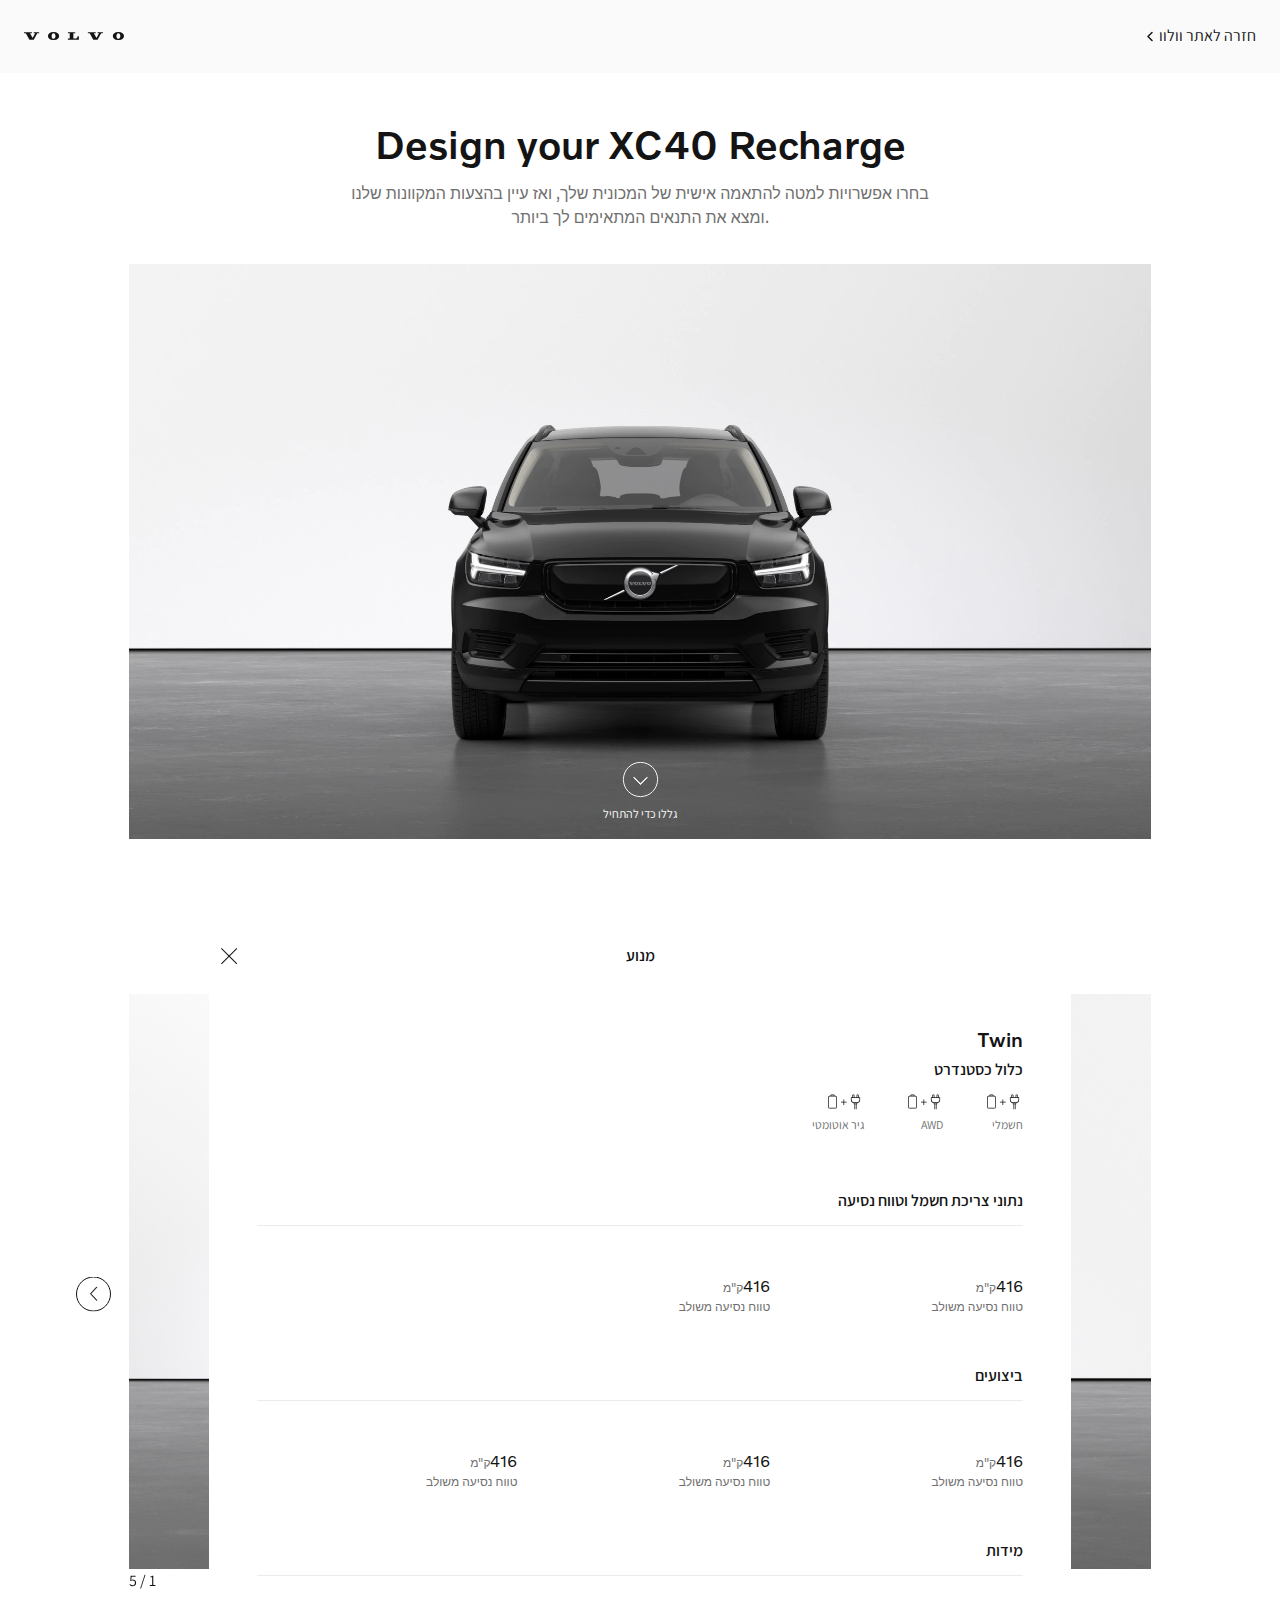
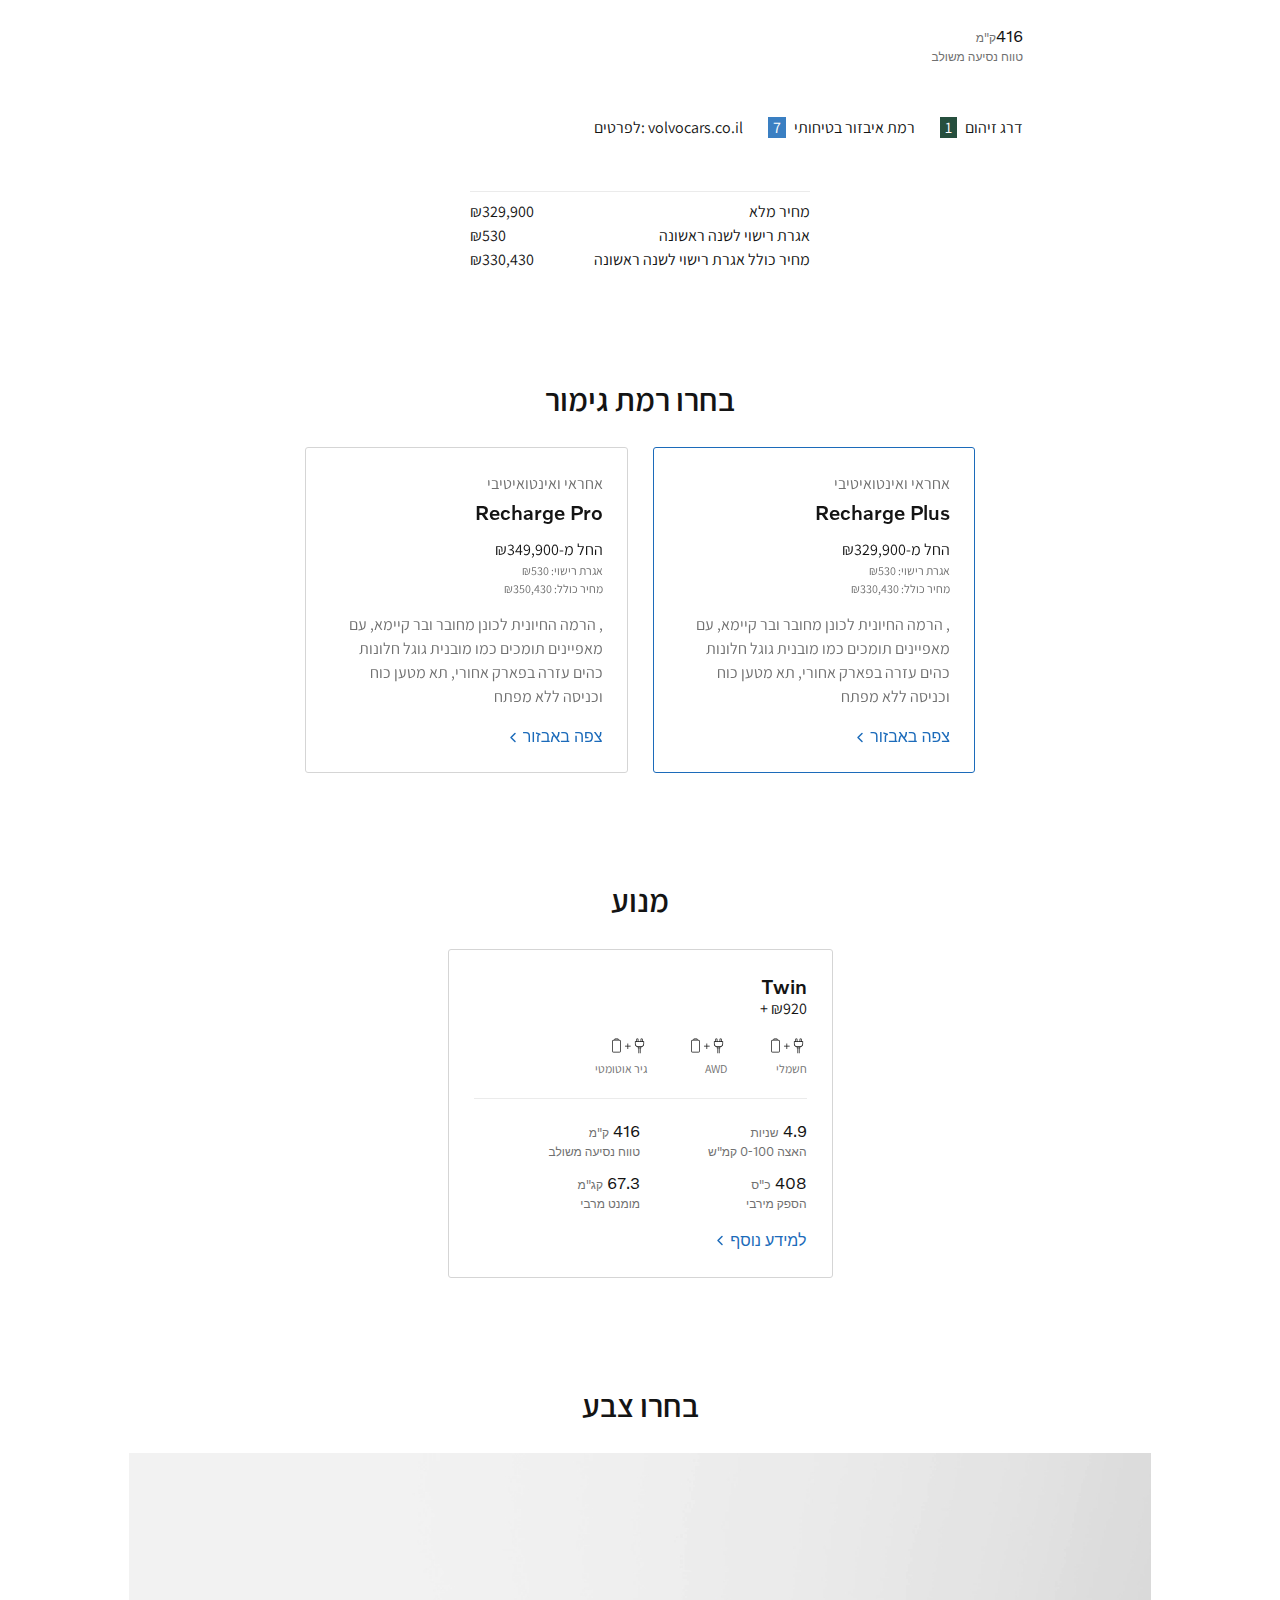
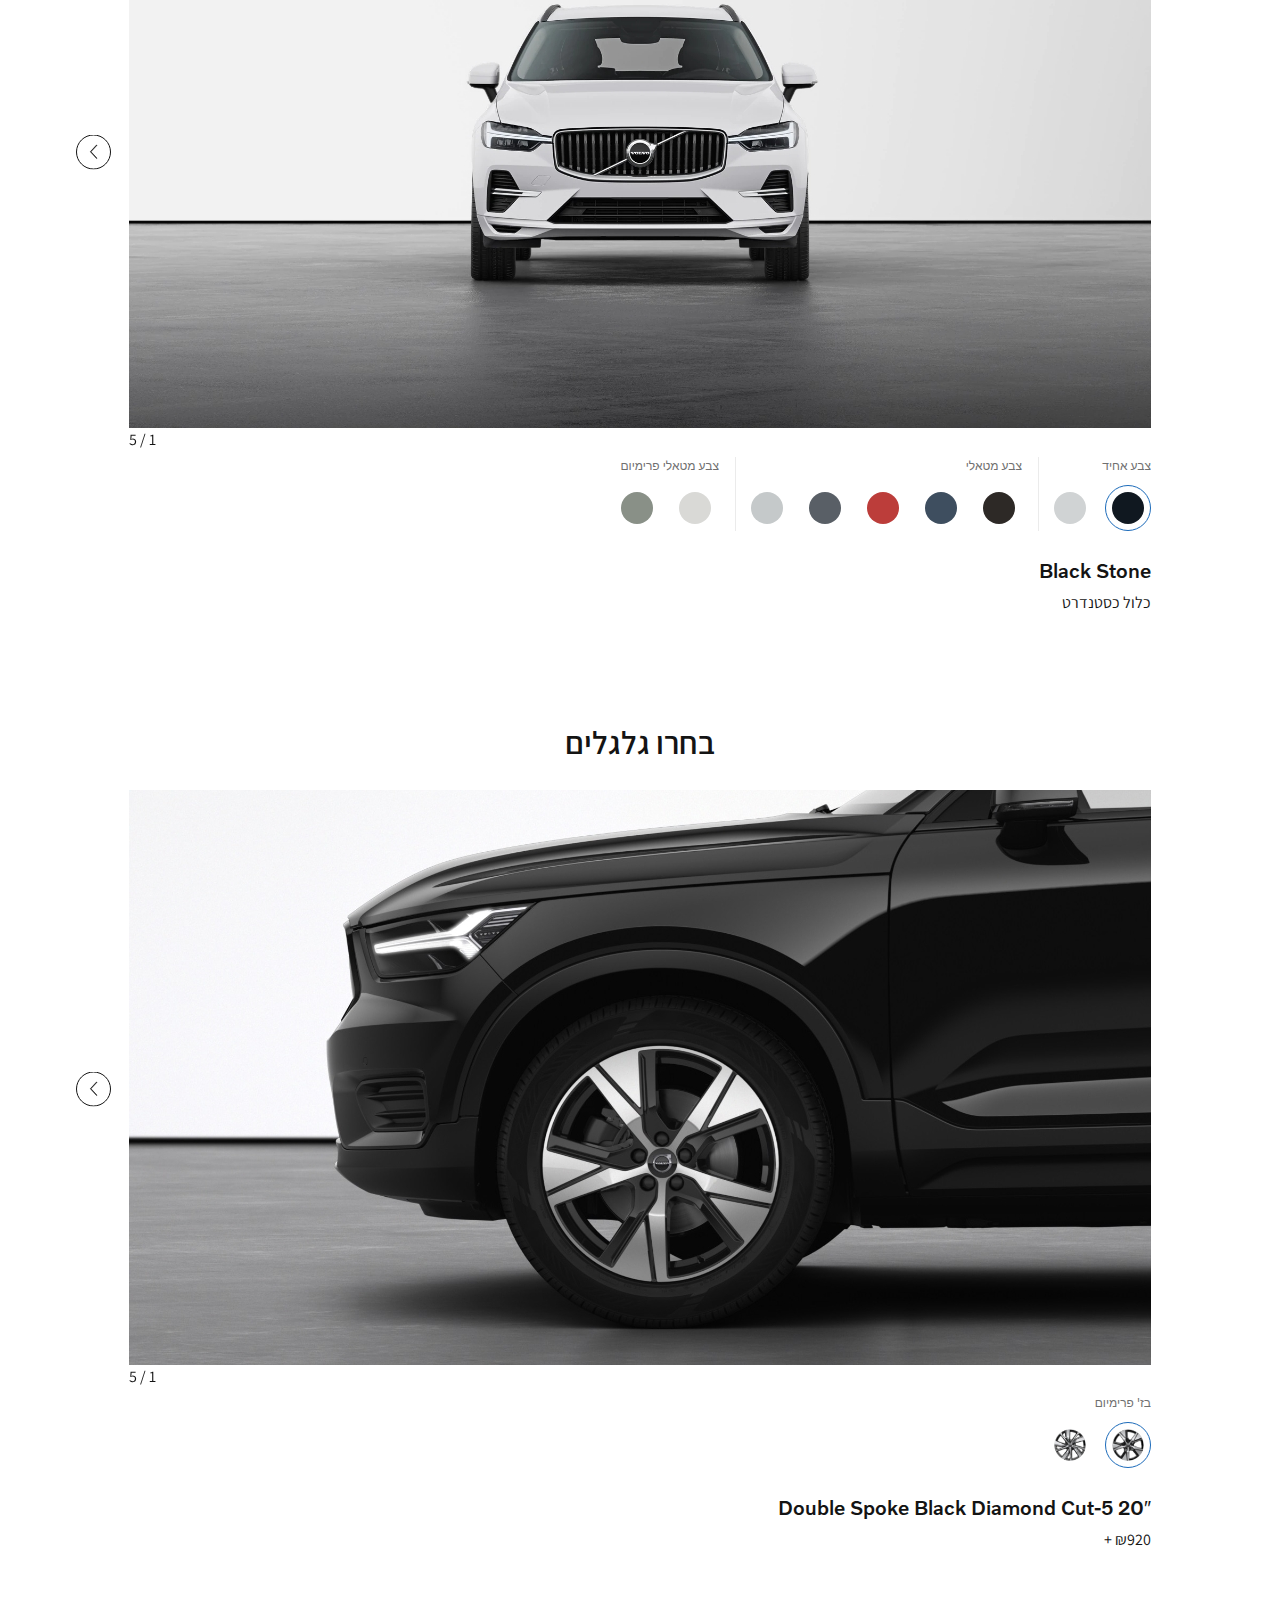
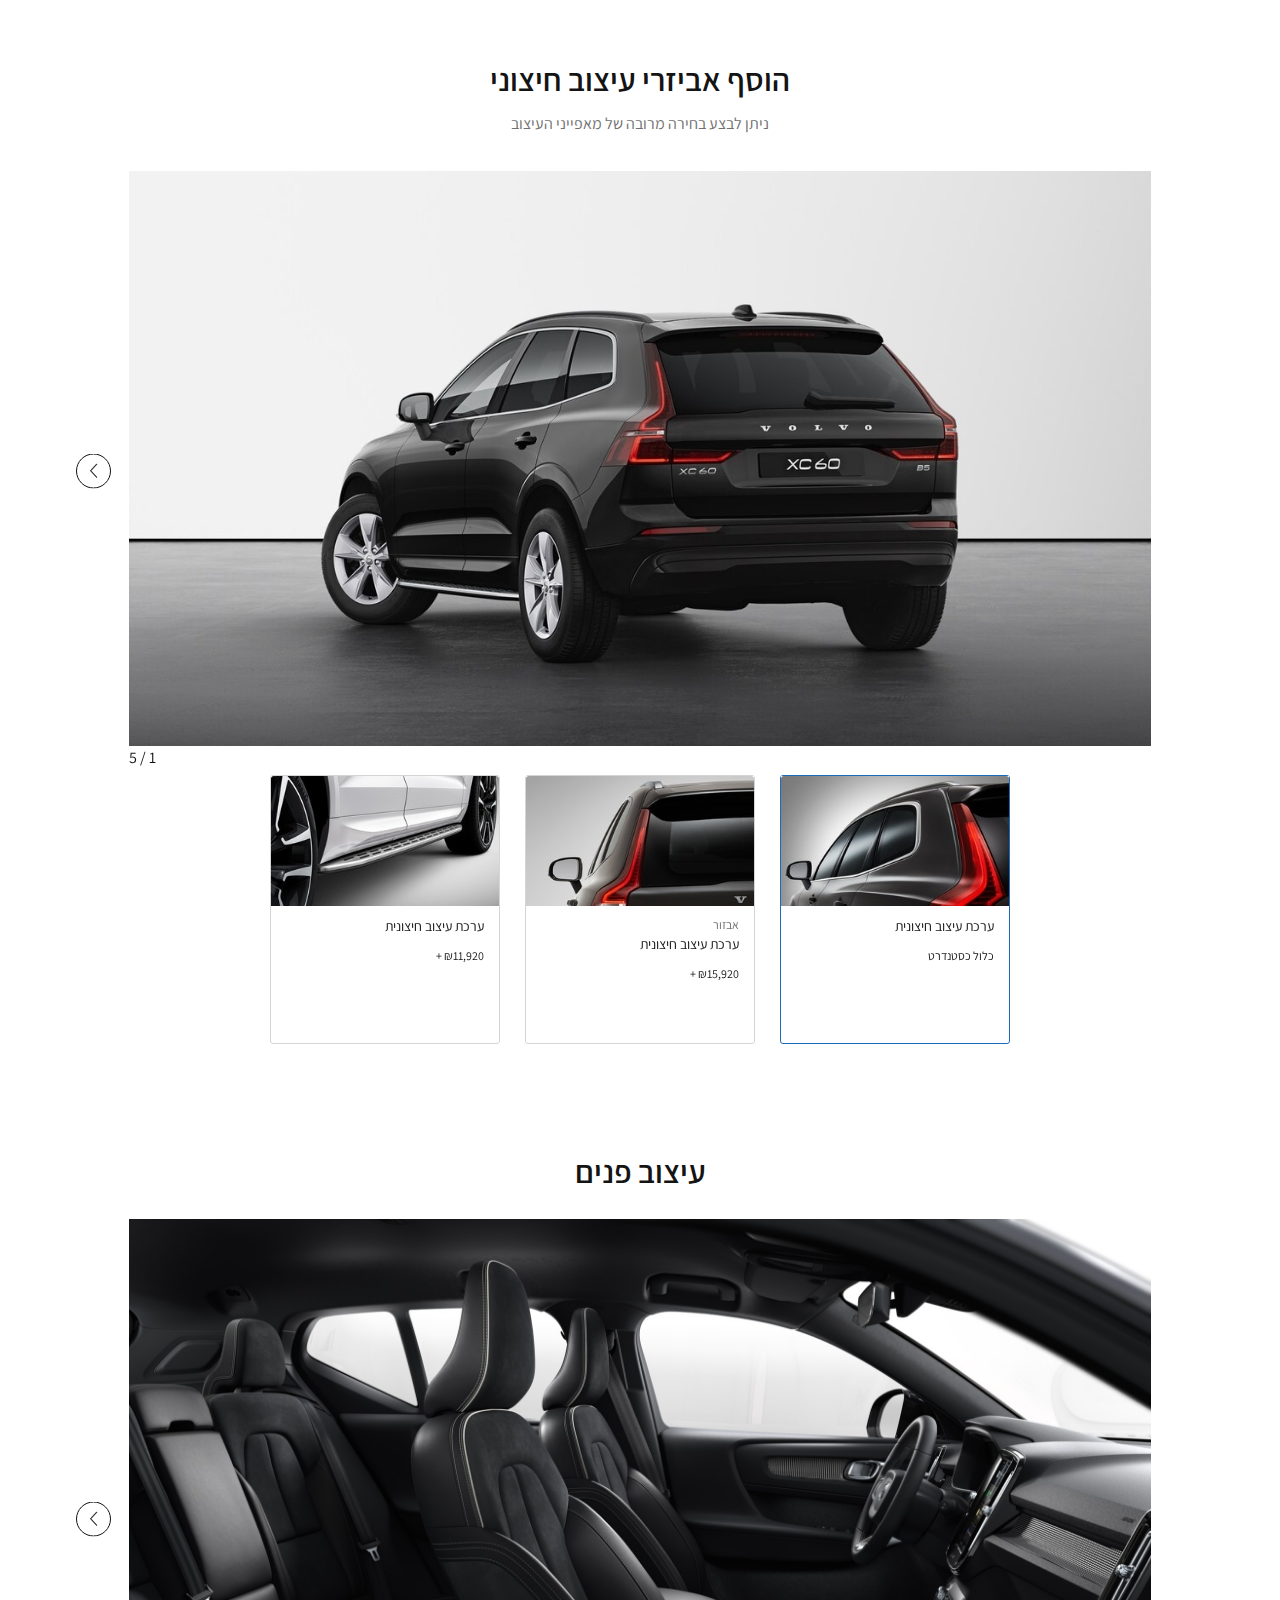
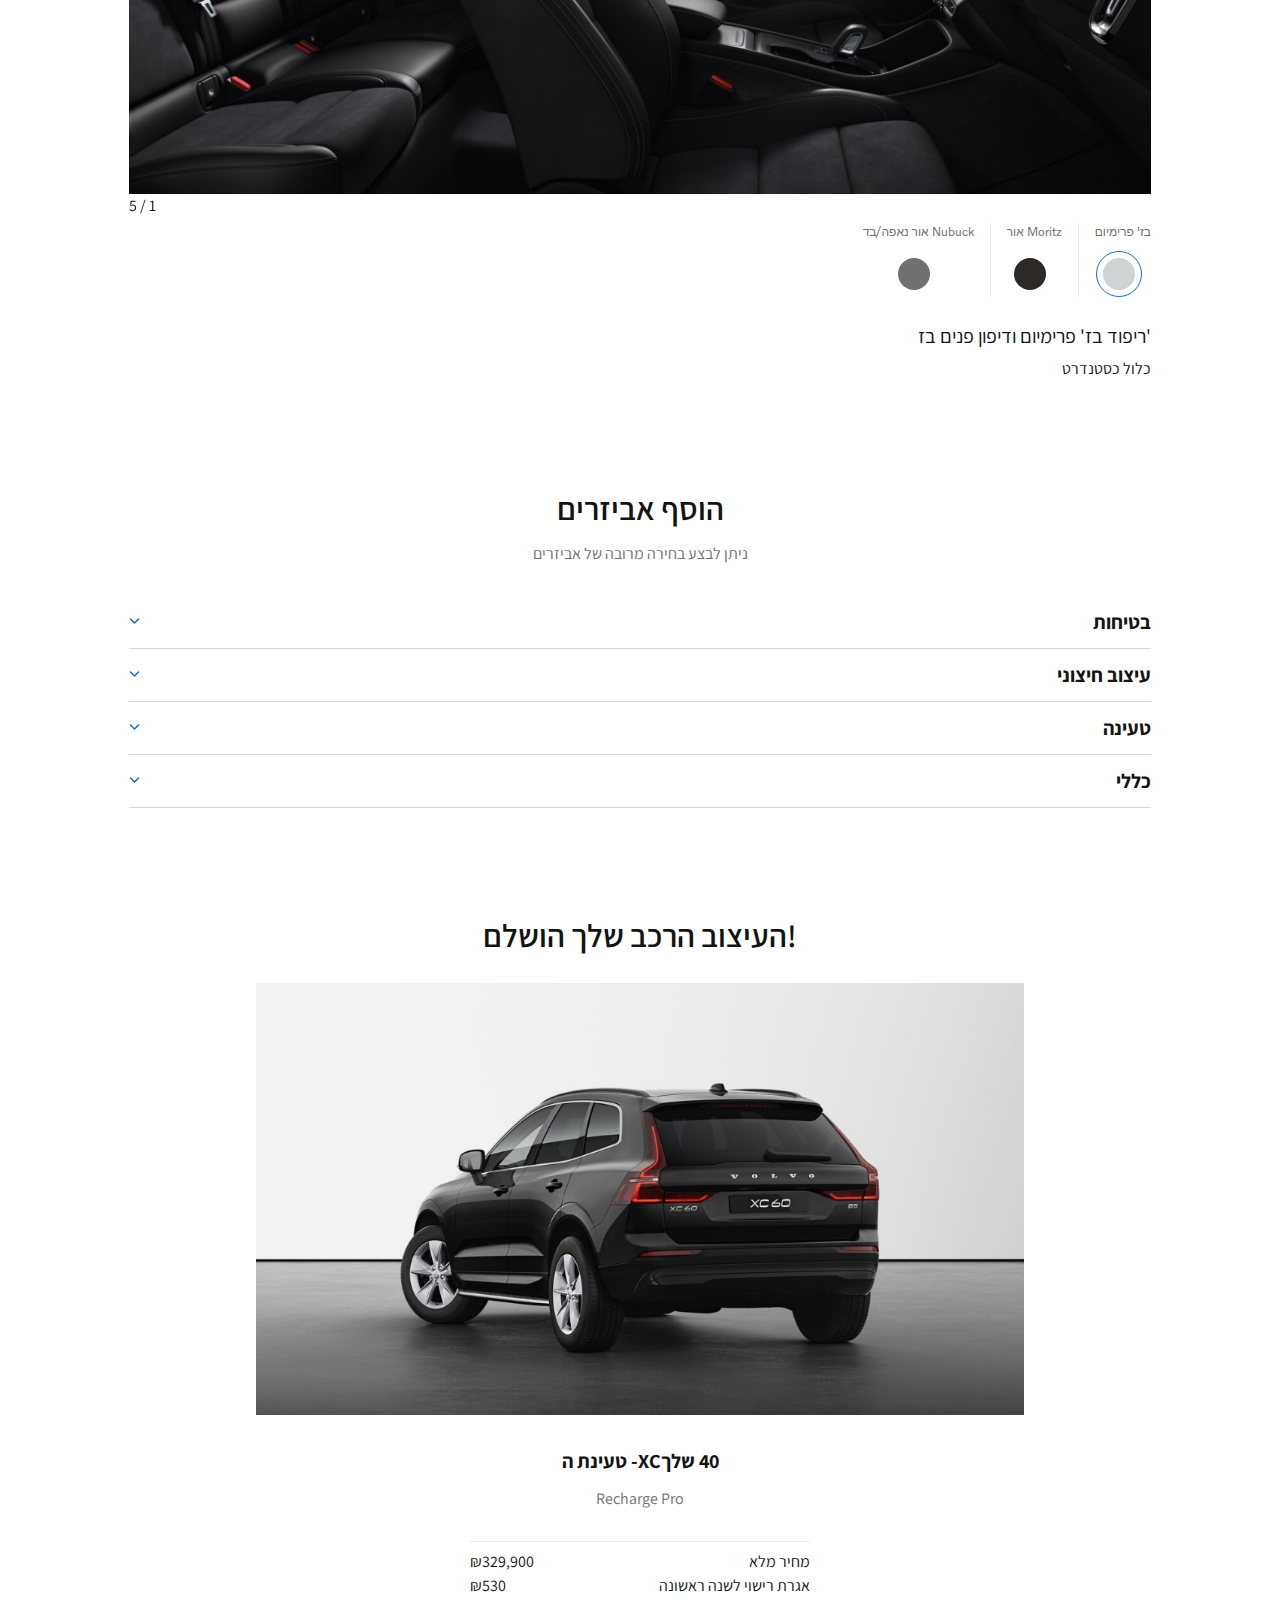
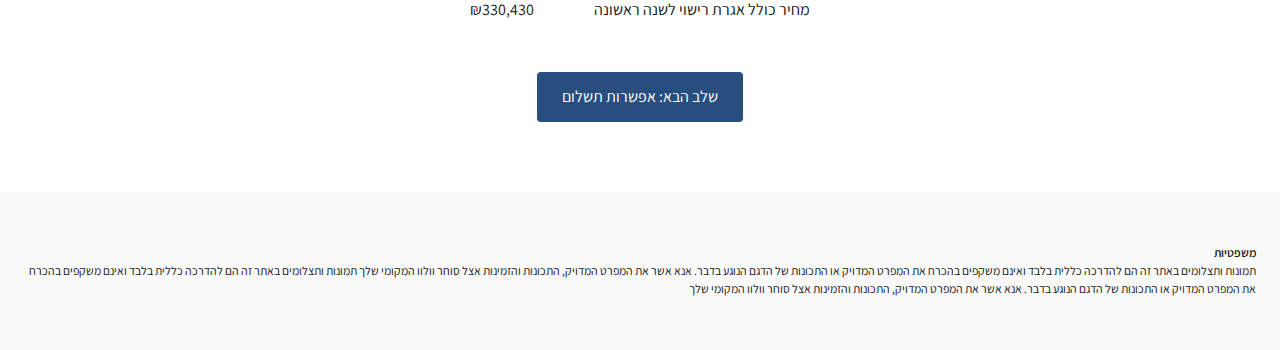
<file: index.html>
<!DOCTYPE html>
<html lang="he-IL" dir="rtl">

<head>
  <!-- Meta -->
  <meta charset="UTF-8">
  <meta name="viewport" content="width=device-width, initial-scale=1.0">
  <meta name="description" content="Volvo Cars">
  <title>Volvo Cars — Main</title>

  <!-- Style (Vendor) -->
  <link rel="stylesheet" href="css/swiper-bundle.min.css">

  <!-- Style -->
  <link rel="stylesheet" href="css/style.css">
  <link rel="stylesheet" href="css/index.css">

  <!-- Favicon -->
  <link rel="icon" href="img/global/favicon.png">
</head>

<body>

  <!-- Header -->
  <header class="header">
    <!-- Top -->
    <div class="header-top f-assistant">
      <div class="container-fluid">
        <a href="#" class="p1">חזרה לאתר וולוו <svg class="arrow arrow-left" width="11" height="11" fill="none"
            xmlns="http://www.w3.org/2000/svg">
            <path d="M2 1.5l4 4-4 4" stroke-width="1.5" stroke-linecap="round" stroke-linejoin="round"></path>
          </svg></a>
        <!-- Logo -->
        <div class="header-logo">
          <img src="img/global/logo.svg" alt="volvo-logo">
        </div>
      </div>
    </div>
    <!-- Bottom -->
    <div class="header-bottom f-assistant">
      <div class="container-lg">
        <!-- Links -->
        <div class="header-links">
          <ul>
            <!-- Link -->
            <li>
              <a href="#style" class="p1 active">הרכב שלך</a>
            </li>
            <!-- Link -->
            <li>
              <a href="#level" class="p1">רמת גימור</a>
            </li>
            <!-- Link -->
            <li>
              <a href="#engine" class="p1">מנוע</a>
            </li>
            <!-- Link -->
            <li>
              <a href="#color" class="p1">צבע</a>
            </li>
            <!-- Link -->
            <li>
              <a href="#wheels" class="p1">גלגלים</a>
            </li>
            <!-- Link -->
            <li>
              <a href="#exterior" class="p1">עיצוב חיצוני</a>
            </li>
            <!-- Link -->
            <li>
              <a href="#interior" class="p1">עיצוב פנים</a>
            </li>
            <!-- Link -->
            <li>
              <a href="#accessories" class="p1">אבזור אופציונאלי</a>
            </li>
          </ul>
        </div>
        <!-- Next -->
        <div class="header-next">
          <!-- Price Dropdown -->
          <div class="header-price">
            <!-- Dropdown -->
            <div class="dropdown">
              <!-- Toggler -->
              <div class="dropdown-toggler">
                <!-- Full Price -->
                <!-- <div class="full-price">
                  <span class="h3">
                    ₪329,900
                    <span>
                      <svg class="arrow arrow-down" width="11" height="11" fill="none" xmlns="http://www.w3.org/2000/svg">
                        <path d="M2 1.5l4 4-4 4" stroke-width="1.5" stroke-linecap="round" stroke-linejoin="round"></path>
                      </svg>
                    </span>
                  </span>
                  <span class="p3 text-gray"><span>:אגרת רישוי</span><span>₪530</span></span>
                  <span class="p3 text-gray"><span>:מחיר כולל</span><span>₪330,430</span></span>
                </div> -->
                <!-- Subscription -->
                <div class="subscription">
                  <span class="p3 text-gray">-החל מ</span>
                  <span class="h3">
                    ₪5,400
                    /
                    חודש
                    <span>
                      <svg class="arrow arrow-down" width="11" height="11" fill="none"
                        xmlns="http://www.w3.org/2000/svg">
                        <path d="M2 1.5l4 4-4 4" stroke-width="1.5" stroke-linecap="round" stroke-linejoin="round">
                        </path>
                      </svg>
                    </span>
                  </span>
                  <span class="p3 text-gray">במסלול מימון לפי התקנון</span>
                </div>
              </div>
              <!-- Menu -->
              <div class="dropdown-menu">
                <!-- Header -->
                <div class="dropdown-header">
                  <div class="btn-group">
                    <a href="#" class="btn btn-secondary btn-lg active">תשלום מלא</a>
                    <a href="#" class="btn btn-secondary btn-lg">מימון + שירות</a>
                  </div>
                </div>
                <!-- Main -->
                <div class="dropdown-main">
                  <!-- Design -->
                  <div class="design">
                    <h3 class="h2 f-assistant semi-bold">הרכב שלך</h3>
                    <!-- Full Price -->
                    <!-- <div class="full-price">
                      <div class="design-table"> -->
                    <!-- Group -->
                    <!-- <div class="group">
                          <a href="#" class="link p1 f-assistant">הרכב שבחרת</a>
                          <p class="p1 f-assistant"><span>XC40 Recharge Pro</span><span>₪9,201 +</span></p>
                        </div> -->
                    <!-- Group -->
                    <!-- <div class="group">
                          <a href="#" class="link p1 f-assistant">רמת גימור</a>
                          <p class="p1 f-assistant"><span>Recharge Pro</span><span>₪9,201 +</span></p>
                        </div> -->
                    <!-- Group -->
                    <!-- <div class="group">
                          <a href="#" class="link p1 f-assistant">מנוע</a>
                          <p class="p1 f-assistant"><span>Twin</span><span>₪12,011 +</span></p>
                        </div> -->
                    <!-- Group -->
                    <!-- <div class="group">
                          <a href="#" class="link p1 f-assistant">צבע</a>
                          <p class="p1 f-assistant">Black Stone</p>
                        </div> -->
                    <!-- Group -->
                    <!-- <div class="group">
                          <a href="#" class="link p1 f-assistant">גלגלים</a>
                          <p class="p1 f-assistant">20″ 5-Double Spoke Black Diamond Cut</p>
                        </div> -->
                    <!-- Group -->
                    <!-- <div class="group">
                          <a href="#" class="link p1 f-assistant">אביזרי עיצוב חיצוני</a>
                          <p class="p1 f-assistant">ערכת עיצוב חיצונית</p>
                        </div> -->
                    <!-- Group -->
                    <!-- <div class="group">
                          <a href="#" class="link p1 f-assistant">עיצוב פנים</a>
                          <p class="p1 f-assistant"><span>'ריפוד בז' פרימיום ודיפון פנים בז</span><span>₪920 +</span></p>
                        </div> -->
                    <!-- Group -->
                    <!-- <div class="group">
                          <a href="#" class="link p1 f-assistant">אבזור אופציונאלי</a>
                          <p class="p1 f-assistant"><span>משא אופניים לוו גרירה (עד זוגות 3)</span><span>₪920 +</span></p>
                          <p class="p1 f-assistant"><span>גגון</span><span>₪520 +</span></p>
                        </div>
                      </div>
                    </div> -->
                    <!-- Subscription -->
                    <div class="subscription">
                      <div class="design-table">
                        <!-- Group -->
                        <div class="group">
                          <a href="#" class="link p1 f-assistant semi-bold">הרכב שבחרת</a>
                          <p class="p1 f-assistant"><span>XC40 Recharge Pro</span><span>₪5,400/חודש</span></p>
                        </div>
                        <!-- Group -->
                        <div class="group">
                          <a href="#" class="link p1 f-assistant semi-bold">רמת גימור</a>
                          <p class="p1 f-assistant"><span>Recharge Pro</span><span>₪920 +/חודש</span></p>
                        </div>
                        <!-- Group -->
                        <div class="group">
                          <a href="#" class="link p1 f-assistant semi-bold">מנוע</a>
                          <p class="p1 f-assistant"><span>Twin</span><span>₪920 +/חודש</span></p>
                        </div>
                        <!-- Group -->
                        <div class="group">
                          <a href="#" class="link p1 f-assistant semi-bold">צבע</a>
                          <p class="p1 f-assistant">Black Stone</p>
                        </div>
                        <!-- Group -->
                        <div class="group">
                          <a href="#" class="link p1 f-assistant semi-bold">גלגלים</a>
                          <p class="p1 f-assistant">20″ 5-Double Spoke Black Diamond Cut</p>
                        </div>
                        <!-- Group -->
                        <div class="group">
                          <a href="#" class="link p1 f-assistant semi-bold">אביזרי עיצוב חיצוני</a>
                          <p class="p1 f-assistant">ערכת עיצוב חיצונית</p>
                        </div>
                        <!-- Group -->
                        <div class="group">
                          <a href="#" class="link p1 f-assistant semi-bold">עיצוב פנים</a>
                          <p class="p1 f-assistant"><span>'ריפוד בז' פרימיום ודיפון פנים בז</span><span>₪920
                              +/חודש</span></p>
                        </div>
                        <!-- Group -->
                        <div class="group">
                          <a href="#" class="link p1 f-assistant semi-bold">אבזור אופציונאלי</a>
                          <p class="p1 f-assistant"><span>משא אופניים לוו גרירה (עד זוגות 3)</span><span>₪920
                              +/חודש</span></p>
                          <p class="p1 f-assistant"><span>גגון</span><span>₪920 +/חודש</span></p>
                        </div>
                      </div>
                    </div>
                  </div>
                  <!-- Price -->
                  <div class="price">
                    <h3 class="h3 f-assistant semi-bold">מחיר</h3>
                    <!-- Full Price -->
                    <!-- <div class="full-price">
                      <p class="p1 f-assistant semi-bold"><span>תשלום מלא</span><span>₪329,900</span></p>
                      <p class="p1 f-assistant semi-bold"><span>אגרת רישוי לשנה ראשונה</span><span>₪530</span></p>
                      <p class="p1 f-assistant semi-bold"><span>מחיר כולל אגרת רישוי לשנה ראשונה</span><span>₪330,430</span></p>
                    </div> -->
                    <!-- Subscription -->
                    <div class="subscription">
                      <p class="p1 f-assistant semi-bold"><span>תשלום חודשי ל-36 חודשים</span><span>₪5,400/חודש</span>
                      </p>
                      <p class="p1 f-assistant semi-bold"><span>מקדמה</span><span>₪30,000</span></p>
                      <p class="p1 f-assistant semi-bold"><span>תשלום בסוף תקופה</span><span>₪60,000</span></p>
                      <p class="p3 f-assistant text-gray">במסלול מימון + שירות בכפוף </p>
                    </div>
                  </div>
                  <!-- Offer -->
                  <div class="offer">
                    <h3 class="h3 f-assistant semi-bold">מה כלול בהצעה</h3>
                    <ul class="p2 f-assistant">
                      <!-- Item -->
                      <li>
                        <svg xmlns="http://www.w3.org/2000/svg" width="11.609" height="10.251"
                          viewBox="0 0 11.609 10.251">
                          <path data-name="Path 132" d="M2831.343,3292.74l3.062,3.8,6.438-8"
                            transform="translate(-2830.289 -3287.49)" fill="none" stroke="#141414"
                            stroke-linecap="round" stroke-width="1.5"></path>
                        </svg>
                        התראה של 3 חודשים
                      </li>
                      <!-- Item -->
                      <li>
                        <svg xmlns="http://www.w3.org/2000/svg" width="11.609" height="10.251"
                          viewBox="0 0 11.609 10.251">
                          <path data-name="Path 132" d="M2831.343,3292.74l3.062,3.8,6.438-8"
                            transform="translate(-2830.289 -3287.49)" fill="none" stroke="#141414"
                            stroke-linecap="round" stroke-width="1.5"></path>
                        </svg>
                        ללא עלויות נסתרות
                      </li>
                      <!-- Item -->
                      <li>
                        <svg xmlns="http://www.w3.org/2000/svg" width="11.609" height="10.251"
                          viewBox="0 0 11.609 10.251">
                          <path data-name="Path 132" d="M2831.343,3292.74l3.062,3.8,6.438-8"
                            transform="translate(-2830.289 -3287.49)" fill="none" stroke="#141414"
                            stroke-linecap="round" stroke-width="1.5"></path>
                        </svg>
                        הכל כלול
                      </li>
                      <!-- Item -->
                      <li>
                        <svg xmlns="http://www.w3.org/2000/svg" width="11.609" height="10.251"
                          viewBox="0 0 11.609 10.251">
                          <path data-name="Path 132" d="M2831.343,3292.74l3.062,3.8,6.438-8"
                            transform="translate(-2830.289 -3287.49)" fill="none" stroke="#141414"
                            stroke-linecap="round" stroke-width="1.5"></path>
                        </svg>
                        תקופת ניסיון ראשונה של 30 יום
                      </li>
                      <!-- Item -->
                      <li>
                        <svg xmlns="http://www.w3.org/2000/svg" width="11.609" height="10.251"
                          viewBox="0 0 11.609 10.251">
                          <path data-name="Path 132" d="M2831.343,3292.74l3.062,3.8,6.438-8"
                            transform="translate(-2830.289 -3287.49)" fill="none" stroke="#141414"
                            stroke-linecap="round" stroke-width="1.5"></path>
                        </svg>
                        תחזוקת שירות
                      </li>
                    </ul>
                    <a href="#" class="popup-toggler link p1" data-toggle="#popup-whats-included">
                      לצפיה בפרטי ההצעה
                      <svg class="arrow arrow-left" width="11" height="11" fill="none"
                        xmlns="http://www.w3.org/2000/svg">
                        <path d="M2 1.5l4 4-4 4" stroke-width="1.5" stroke-linecap="round" stroke-linejoin="round">
                        </path>
                      </svg>
                    </a>
                  </div>
                  <!-- Insurance -->
                  <div class="insurance">
                    <p class="p1 f-assistance">אפשרות הוספת חבילת ביטוח</p>
                    <a href="#" class="link p1">
                      לפרטים על חבילת הביטוח
                      <svg class="arrow arrow-left" width="11" height="11" fill="none"
                        xmlns="http://www.w3.org/2000/svg">
                        <path d="M2 1.5l4 4-4 4" stroke-width="1.5" stroke-linecap="round" stroke-linejoin="round">
                        </path>
                      </svg>
                    </a>
                  </div>
                  <!-- Additional Details -->
                  <div class="additional-details">
                    <p class="p1 f-assistant">דרג זיהום <span class="p-level level-1">1</span></p>
                    <p class="p1 f-assistant">רמת איבזור בטיחותי <span class="s-level s-level-7">7</span></p>
                    <a href="#" class="p1 f-assistant">volvocars.co.il :לפרטים</a>
                  </div>
                </div>
                <!-- Footer -->
                <div class="dropdown-footer">
                  <p class="p3 f-assistant semi-bold">
                    משפטיות
                  </p>
                  <p class="p3 f-assistant">
                    תמונות ותצלומים באתר זה הם להדרכה כללית בלבד ואינם משקפים בהכרח את המפרט המדויק או התכונות של הדגם
                    הנוגע בדבר. אנא אשר את המפרט המדויק, התכונות והזמינות אצל סוחר וולוו המקומי שלך תמונות ותצלומים באתר
                    זה הם להדרכה כללית בלבד ואינם משקפים בהכרח את המפרט המדויק או התכונות של הדגם הנוגע בדבר. אנא אשר את
                    המפרט המדויק, התכונות והזמינות אצל סוחר וולוו המקומי שלך
                  </p>
                </div>
              </div>
            </div>
          </div>
          <a href="#" class="btn btn-primary">קבל הצעה</a>
        </div>
      </div>
    </div>
  </header>

  <!-- Main Page -->
  <div class="main-page">
    <!-- Intro -->
    <div class="intro">
      <div class="container">
        <!-- Text -->
        <div class="text">
          <h1 class="h1 medium">Design your XC40 Recharge</h1>
          <p class="p1 text-gray">בחרו אפשרויות למטה להתאמה אישית של המכונית שלך, ואז עיין בהצעות המקוונות שלנו
            .ומצא את התנאים המתאימים לך ביותר</p>
        </div>
        <!-- Img -->
        <div class="img">
          <picture>
            <source media="(min-width:480px)" srcset="img/global/car-1.jpg">
            <img src="img/global/car-1-mobile.jpg" alt="volvo-car-img">
          </picture>
          <div class="scroll">
            <a href="#">
              <svg viewBox="0 0 40 40">
                <circle cx="20" cy="20" r="18.5" fill="transparent" stroke="white" stroke-width="1"
                  data-autoid="chevronCircled:rotated-90"></circle>
                <rect x="24.9141" y="20.3457" width="10.4911" height="0.5" rx="0.25"
                  transform="rotate(-135 24.9141 20.3457)" fill="none" stroke="white" stroke-width="1"></rect>
                <rect x="17.4942" y="27.0703" width="10.4758" height="0.5" rx="0.25"
                  transform="rotate(-45 17.4942 27.0703)" fill="none" stroke="white" stroke-width="1"></rect>
              </svg>
              <span class="p3 f-assistant light">גללו כדי להתחיל</span>
            </a>
          </div>
        </div>
      </div>
    </div>
    <!-- Style -->
    <div class="style section" id="style">
      <div class="container">
        <h2 class="h2 f-assistant semi-bold">הרכב שלך</h2>
        <!-- Img -->
        <div class="img img-gallery">
          <!-- Swiper -->
          <div class="swiper-container">
            <div class="swiper-wrapper">
              <div class="swiper-slide">
                <img src="img/global/car-2.jpg" alt="volvo-car-img">
              </div>
              <div class="swiper-slide">
                <img src="img/global/car-2.jpg" alt="volvo-car-img">
              </div>
              <div class="swiper-slide">
                <img src="img/global/car-2.jpg" alt="volvo-car-img">
              </div>
              <div class="swiper-slide">
                <img src="img/global/car-2.jpg" alt="volvo-car-img">
              </div>
              <div class="swiper-slide">
                <img src="img/global/car-2.jpg" alt="volvo-car-img">
              </div>
            </div>
          </div>
          <div class="swiper-arrows">
            <div class="swiper-button-next"></div>
            <div class="swiper-button-prev"></div>
          </div>
          <div class="swiper-pagination fraction"></div>
          <div class="swiper-pagination dots"></div>
        </div>
        <!-- Text -->
        <div class="text">
          <p class="p1 light text-gray">Pure electric</p>
          <h3 class="h3 medium">Responsible and Intuitive</h3>
          <p class="p1 f-assistant text-gray">, הרמה החיונית לכונן מחובר ובר קיימא, עם מאפיינים תומכים כמו מובנית גוגל
            חלונות כהים, עזרה בפארק אחורי, תא מטען כוח וכניסה ללא מפתח</p>
          <a href="#" class="link p1">
            צפה באבזור הרכב
            <svg class="arrow arrow-left" width="11" height="11" fill="none" xmlns="http://www.w3.org/2000/svg">
              <path d="M2 1.5l4 4-4 4" stroke-width="1.5" stroke-linecap="round" stroke-linejoin="round"></path>
            </svg>
          </a>
          <!-- Full Price -->
          <div class="price f-assistant p1">
            <div class="table">
              <p><span>מחיר מלא</span><span>₪329,900</span></p>
              <p><span>אגרת רישוי לשנה ראשונה</span><span>₪530</span></p>
              <p><span>מחיר כולל אגרת רישוי לשנה ראשונה</span><span>₪330,430</span></p>
            </div>
          </div>
          <!-- Subscription -->
          <!-- <div class="price f-assistant p1">
            <p class="p1">החל מ-₪5,400 לחודש</p>
            <div class="table">
              <p><span>מקדמה</span><span>₪30,000</span></p>
              <p><span>תשלום בסוף תקופה</span><span>₪60,000</span></p>
              <p class="p3 text-gray light">במסלול מימון + שירות בכפוף</p>
            </div>
          </div> -->
        </div>
      </div>
    </div>
    <!-- Level -->
    <div class="level section" id="level">
      <div class="container">
        <h2 class="h2 f-assistant semi-bold">בחרו רמת גימור</h2>
        <!-- Options -->
        <div class="swiper-container">
          <div class="swiper-wrapper">
            <!-- Option -->
            <div class="swiper-slide">
              <!-- Full Price -->
              <div class="option active">
                <p class="p1 f-assistant text-gray">אחראי ואינטואיטיבי</p>
                <h3 class="h3 medium">Recharge Plus</h3>
                <p class="p1 f-assistant">החל מ-₪329,900</p>
                <p class="p3 f-assistant text-gray">אגרת רישוי: ₪530</p>
                <p class="p3 f-assistant text-gray">מחיר כולל: ₪330,430</p>
                <p class="p1 f-assistant text-gray description">, הרמה החיונית לכונן מחובר ובר קיימא, עם
                  מאפיינים תומכים כמו מובנית גוגל חלונות כהים
                  עזרה בפארק אחורי, תא מטען כוח
                  וכניסה ללא מפתח</p>
                <a href="#" class="popup-toggler link p1" data-toggle="#popup-details">
                  צפה באבזור
                  <svg class="arrow arrow-left" width="11" height="11" fill="none" xmlns="http://www.w3.org/2000/svg">
                    <path d="M2 1.5l4 4-4 4" stroke-width="1.5" stroke-linecap="round" stroke-linejoin="round"></path>
                  </svg>
                </a>
              </div>
              <!-- Subscription -->
              <!-- <div class="option active">
                <p class="p1 f-assistant text-gray">אחראי ואינטואיטיבי</p>
                <h3 class="h3 medium">Recharge Plus</h3>
                <p class="p1 f-assistant">כלול כסטנדרט</p>
                <p class="p1 f-assistant text-gray description">, הרמה החיונית לכונן מחובר ובר קיימא, עם
                  מאפיינים תומכים כמו מובנית גוגל חלונות כהים 
                  עזרה בפארק אחורי, תא מטען כוח
                  וכניסה ללא מפתח</p>
                <a href="#" class="popup-toggler link p1" data-toggle="#popup-details">
                  צפה באבזור
                  <svg class="arrow arrow-left" width="11" height="11" fill="none" xmlns="http://www.w3.org/2000/svg">
                    <path d="M2 1.5l4 4-4 4" stroke-width="1.5" stroke-linecap="round" stroke-linejoin="round"></path>
                  </svg>
                </a>
              </div> -->
            </div>
            <!-- Option -->
            <div class="swiper-slide">
              <!-- Full Price -->
              <div class="option">
                <p class="p1 f-assistant text-gray">אחראי ואינטואיטיבי</p>
                <h3 class="h3 medium">Recharge Pro</h3>
                <p class="p1 f-assistant">החל מ-₪349,900</p>
                <p class="p3 f-assistant text-gray">אגרת רישוי: ₪530</p>
                <p class="p3 f-assistant text-gray">מחיר כולל: ₪350,430</p>
                <p class="p1 f-assistant text-gray description">, הרמה החיונית לכונן מחובר ובר קיימא, עם
                  מאפיינים תומכים כמו מובנית גוגל חלונות כהים
                  עזרה בפארק אחורי, תא מטען כוח
                  וכניסה ללא מפתח</p>
                <a href="#" class="popup-toggler link p1" data-toggle="#popup-details">
                  צפה באבזור
                  <svg class="arrow arrow-left" width="11" height="11" fill="none" xmlns="http://www.w3.org/2000/svg">
                    <path d="M2 1.5l4 4-4 4" stroke-width="1.5" stroke-linecap="round" stroke-linejoin="round"></path>
                  </svg>
                </a>
              </div>
              <!-- Subscription -->
              <!-- <div class="option">
                <p class="p1 f-assistant text-gray">אחראי ואינטואיטיבי</p>
                <h3 class="h3 medium">Recharge Pro</h3>
                <p class="p1 f-assistant">₪920 +/חודש</p>
                <p class="p3 f-assistant text-gray">במסלול מימון לפי התקנון</p>
                <p class="p3 f-assistant text-gray">מחיר כולל: ₪350,430</p>
                <p class="p1 f-assistant text-gray description">, הרמה החיונית לכונן מחובר ובר קיימא, עם
                  מאפיינים תומכים כמו מובנית גוגל חלונות כהים
                  עזרה בפארק אחורי, תא מטען כוח
                  וכניסה ללא מפתח</p>
                <a href="#" class="popup-toggler link p1" data-toggle="#popup-details">
                  צפה באבזור
                  <svg class="arrow arrow-left" width="11" height="11" fill="none" xmlns="http://www.w3.org/2000/svg">
                    <path d="M2 1.5l4 4-4 4" stroke-width="1.5" stroke-linecap="round" stroke-linejoin="round"></path>
                  </svg>
                </a>
              </div> -->
            </div>
          </div>
        </div>
      </div>
    </div>
    <!-- Engine -->
    <div class="engine section" id="engine">
      <div class="container">
        <h2 class="h2 f-assistant semi-bold">מנוע</h2>
        <!-- Full Price -->
        <div class="text">
          <h3 class="h3 medium">Twin</h3>
          <p class="p1 f-assistant">₪920 +</p>
          <!-- Info -->
          <ul class="info-1">
            <li>
              <svg viewBox="0 0 56 24" class="gd ge gf gg gi ht">
                <path fill-rule="evenodd" clip-rule="evenodd"
                  d="M9 4H8a2 2 0 00-2 2v14a2 2 0 002 2h8a2 2 0 002-2V6a2 2 0 00-2-2h-1v-.5A1.5 1.5 0 0013.5 2h-3A1.5 1.5 0 009 3.5V4zm1 0h4v-.5a.5.5 0 00-.5-.5h-3a.5.5 0 00-.5.5V4zM8 5a1 1 0 00-1 1v14a1 1 0 001 1h8a1 1 0 001-1V6a1 1 0 00-1-1H8zM42 3h-1v3h1V3zm-2 0v3h-2v4a4 4 0 004 4v2h1v7h1v-7h1v7h1v-7h1v-2a4 4 0 004-4V6h-2V3a1 1 0 00-1-1h-1a1 1 0 00-1 1v3h-3V3a1 1 0 00-1-1h-1a1 1 0 00-1 1zm3 12h3v-1h-3v1zm0-2h-1a3 3 0 01-3-3V7h11v3a3 3 0 01-3 3h-4zm4-7h1V3h-1v3z"
                  fill="currentColor"></path>
                <path d="M28.52 17v-3.556H32v-.92h-3.48V9h-1.04v3.525H24v.92h3.48V17h1.04z" fill="currentColor"></path>
              </svg>
              <p class="p3 f-assistant text-gray">חשמלי</p>
            </li>
            <li>
              <svg viewBox="0 0 56 24" class="gd ge gf gg gi ht">
                <path fill-rule="evenodd" clip-rule="evenodd"
                  d="M9 4H8a2 2 0 00-2 2v14a2 2 0 002 2h8a2 2 0 002-2V6a2 2 0 00-2-2h-1v-.5A1.5 1.5 0 0013.5 2h-3A1.5 1.5 0 009 3.5V4zm1 0h4v-.5a.5.5 0 00-.5-.5h-3a.5.5 0 00-.5.5V4zM8 5a1 1 0 00-1 1v14a1 1 0 001 1h8a1 1 0 001-1V6a1 1 0 00-1-1H8zM42 3h-1v3h1V3zm-2 0v3h-2v4a4 4 0 004 4v2h1v7h1v-7h1v7h1v-7h1v-2a4 4 0 004-4V6h-2V3a1 1 0 00-1-1h-1a1 1 0 00-1 1v3h-3V3a1 1 0 00-1-1h-1a1 1 0 00-1 1zm3 12h3v-1h-3v1zm0-2h-1a3 3 0 01-3-3V7h11v3a3 3 0 01-3 3h-4zm4-7h1V3h-1v3z"
                  fill="currentColor"></path>
                <path d="M28.52 17v-3.556H32v-.92h-3.48V9h-1.04v3.525H24v.92h3.48V17h1.04z" fill="currentColor"></path>
              </svg>
              <p class="p3 f-assistant text-gray">AWD</p>
            </li>
            <li>
              <svg viewBox="0 0 56 24" class="gd ge gf gg gi ht">
                <path fill-rule="evenodd" clip-rule="evenodd"
                  d="M9 4H8a2 2 0 00-2 2v14a2 2 0 002 2h8a2 2 0 002-2V6a2 2 0 00-2-2h-1v-.5A1.5 1.5 0 0013.5 2h-3A1.5 1.5 0 009 3.5V4zm1 0h4v-.5a.5.5 0 00-.5-.5h-3a.5.5 0 00-.5.5V4zM8 5a1 1 0 00-1 1v14a1 1 0 001 1h8a1 1 0 001-1V6a1 1 0 00-1-1H8zM42 3h-1v3h1V3zm-2 0v3h-2v4a4 4 0 004 4v2h1v7h1v-7h1v7h1v-7h1v-2a4 4 0 004-4V6h-2V3a1 1 0 00-1-1h-1a1 1 0 00-1 1v3h-3V3a1 1 0 00-1-1h-1a1 1 0 00-1 1zm3 12h3v-1h-3v1zm0-2h-1a3 3 0 01-3-3V7h11v3a3 3 0 01-3 3h-4zm4-7h1V3h-1v3z"
                  fill="currentColor"></path>
                <path d="M28.52 17v-3.556H32v-.92h-3.48V9h-1.04v3.525H24v.92h3.48V17h1.04z" fill="currentColor"></path>
              </svg>
              <p class="p3 f-assistant text-gray">גיר אוטומטי</p>
            </li>
          </ul>
          <!-- Info -->
          <ul class="info-2">
            <li>
              <p class="p1">4.9 <span class="p3 text-gray">שניות</span></p>
              <p class="p3 text-gray">האצה 0-100 קמ"ש</p>
            </li>
            <li>
              <p class="p1">416 <span class="p3 text-gray">ק"מ</span></p>
              <p class="p3 text-gray">טווח נסיעה משולב</p>
            </li>
            <li>
              <p class="p1">408 <span class="p3 text-gray">כ"ס</span></p>
              <p class="p3 text-gray">הספק מירבי</p>
            </li>
            <li>
              <p class="p1">67.3 <span class="p3 text-gray">קג"מ</span></p>
              <p class="p3 text-gray">מומנט מרבי</p>
            </li>
          </ul>
          <a href="#" class="popup-toggler link p1" data-toggle="#popup-engine">
            למידע נוסף
            <svg class="arrow arrow-left" width="11" height="11" fill="none" xmlns="http://www.w3.org/2000/svg">
              <path d="M2 1.5l4 4-4 4" stroke-width="1.5" stroke-linecap="round" stroke-linejoin="round"></path>
            </svg>
          </a>
        </div>
        <!-- Subscription -->
        <!-- <div class="text">
          <h3 class="h3 medium">Twin</h3>
          <p class="p1 f-assistant">₪920 +/חודש</p> -->
        <!-- Info -->
        <!-- <ul class="info-1">
            <li>
              <svg viewBox="0 0 56 24" class="gd ge gf gg gi ht"><path fill-rule="evenodd" clip-rule="evenodd" d="M9 4H8a2 2 0 00-2 2v14a2 2 0 002 2h8a2 2 0 002-2V6a2 2 0 00-2-2h-1v-.5A1.5 1.5 0 0013.5 2h-3A1.5 1.5 0 009 3.5V4zm1 0h4v-.5a.5.5 0 00-.5-.5h-3a.5.5 0 00-.5.5V4zM8 5a1 1 0 00-1 1v14a1 1 0 001 1h8a1 1 0 001-1V6a1 1 0 00-1-1H8zM42 3h-1v3h1V3zm-2 0v3h-2v4a4 4 0 004 4v2h1v7h1v-7h1v7h1v-7h1v-2a4 4 0 004-4V6h-2V3a1 1 0 00-1-1h-1a1 1 0 00-1 1v3h-3V3a1 1 0 00-1-1h-1a1 1 0 00-1 1zm3 12h3v-1h-3v1zm0-2h-1a3 3 0 01-3-3V7h11v3a3 3 0 01-3 3h-4zm4-7h1V3h-1v3z" fill="currentColor"></path><path d="M28.52 17v-3.556H32v-.92h-3.48V9h-1.04v3.525H24v.92h3.48V17h1.04z" fill="currentColor"></path></svg>
              <p class="p3 f-assistant text-gray">חשמלי</p>
            </li>
            <li>
              <svg viewBox="0 0 56 24" class="gd ge gf gg gi ht"><path fill-rule="evenodd" clip-rule="evenodd" d="M9 4H8a2 2 0 00-2 2v14a2 2 0 002 2h8a2 2 0 002-2V6a2 2 0 00-2-2h-1v-.5A1.5 1.5 0 0013.5 2h-3A1.5 1.5 0 009 3.5V4zm1 0h4v-.5a.5.5 0 00-.5-.5h-3a.5.5 0 00-.5.5V4zM8 5a1 1 0 00-1 1v14a1 1 0 001 1h8a1 1 0 001-1V6a1 1 0 00-1-1H8zM42 3h-1v3h1V3zm-2 0v3h-2v4a4 4 0 004 4v2h1v7h1v-7h1v7h1v-7h1v-2a4 4 0 004-4V6h-2V3a1 1 0 00-1-1h-1a1 1 0 00-1 1v3h-3V3a1 1 0 00-1-1h-1a1 1 0 00-1 1zm3 12h3v-1h-3v1zm0-2h-1a3 3 0 01-3-3V7h11v3a3 3 0 01-3 3h-4zm4-7h1V3h-1v3z" fill="currentColor"></path><path d="M28.52 17v-3.556H32v-.92h-3.48V9h-1.04v3.525H24v.92h3.48V17h1.04z" fill="currentColor"></path></svg>
              <p class="p3 f-assistant text-gray">AWD</p>
            </li>
            <li>
              <svg viewBox="0 0 56 24" class="gd ge gf gg gi ht"><path fill-rule="evenodd" clip-rule="evenodd" d="M9 4H8a2 2 0 00-2 2v14a2 2 0 002 2h8a2 2 0 002-2V6a2 2 0 00-2-2h-1v-.5A1.5 1.5 0 0013.5 2h-3A1.5 1.5 0 009 3.5V4zm1 0h4v-.5a.5.5 0 00-.5-.5h-3a.5.5 0 00-.5.5V4zM8 5a1 1 0 00-1 1v14a1 1 0 001 1h8a1 1 0 001-1V6a1 1 0 00-1-1H8zM42 3h-1v3h1V3zm-2 0v3h-2v4a4 4 0 004 4v2h1v7h1v-7h1v7h1v-7h1v-2a4 4 0 004-4V6h-2V3a1 1 0 00-1-1h-1a1 1 0 00-1 1v3h-3V3a1 1 0 00-1-1h-1a1 1 0 00-1 1zm3 12h3v-1h-3v1zm0-2h-1a3 3 0 01-3-3V7h11v3a3 3 0 01-3 3h-4zm4-7h1V3h-1v3z" fill="currentColor"></path><path d="M28.52 17v-3.556H32v-.92h-3.48V9h-1.04v3.525H24v.92h3.48V17h1.04z" fill="currentColor"></path></svg>
              <p class="p3 f-assistant text-gray">גיר אוטומטי</p>
            </li>
          </ul> -->
        <!-- Info -->
        <!-- <ul class="info-2">
            <li>
              <p class="p1">4.9 <span class="p3 text-gray">שניות</span></p>
              <p class="p3 text-gray">האצה 0-100 קמ"ש</p>
            </li>
            <li>
              <p class="p1">416 <span class="p3 text-gray">ק"מ</span></p>
              <p class="p3 text-gray">טווח נסיעה משולב</p>
            </li>
            <li>
              <p class="p1">408 <span class="p3 text-gray">כ"ס</span></p>
              <p class="p3 text-gray">הספק מירבי</p>
            </li>
            <li>
              <p class="p1">67.3 <span class="p3 text-gray">קג"מ</span></p>
              <p class="p3 text-gray">מומנט מרבי</p>
            </li>
          </ul>
          <a href="#" class="popup-toggler link p1" data-toggle="#popup-engine">
            למידע נוסף
            <svg class="arrow arrow-left" width="11" height="11" fill="none" xmlns="http://www.w3.org/2000/svg">
              <path d="M2 1.5l4 4-4 4" stroke-width="1.5" stroke-linecap="round" stroke-linejoin="round"></path>
            </svg>
          </a>
        </div> -->
      </div>
    </div>
    <!-- Color -->
    <div class="color section" id="color">
      <div class="container">
        <h2 class="h2 f-assistant semi-bold">בחרו צבע</h2>
        <!-- Img -->
        <div class="img img-gallery">
          <!-- Swiper -->
          <div class="swiper-container">
            <div class="swiper-wrapper">
              <div class="swiper-slide">
                <img src="img/global/car-3.jpg" alt="volvo-car-img">
              </div>
              <div class="swiper-slide">
                <img src="img/global/car-3.jpg" alt="volvo-car-img">
              </div>
              <div class="swiper-slide">
                <img src="img/global/car-3.jpg" alt="volvo-car-img">
              </div>
              <div class="swiper-slide">
                <img src="img/global/car-3.jpg" alt="volvo-car-img">
              </div>
              <div class="swiper-slide">
                <img src="img/global/car-3.jpg" alt="volvo-car-img">
              </div>
            </div>
          </div>
          <div class="swiper-arrows">
            <div class="swiper-button-next"></div>
            <div class="swiper-button-prev"></div>
          </div>
          <div class="swiper-pagination fraction"></div>
          <div class="swiper-pagination dots"></div>
        </div>
        <!-- Options -->
        <div class="options">
          <div class="row">
            <!-- Group -->
            <div class="option-group">
              <p class="p3 text-gray">צבע אחיד</p>
              <div class="circle-options">
                <!-- Option -->
                <div class="option circle-option active">
                  <span style="background-color: #101820;"></span>
                </div>
                <!-- Option -->
                <div class="option circle-option">
                  <span style="background-color: #D0D3D4;"></span>
                </div>
              </div>
            </div>
            <!-- Group -->
            <div class="option-group">
              <p class="p3 text-gray">צבע מטאלי</p>
              <div class="circle-options">
                <!-- Option -->
                <div class="option circle-option">
                  <span style="background-color: #2D2926;"></span>
                </div>
                <!-- Option -->
                <div class="option circle-option">
                  <span style="background-color: #3E4E5F;"></span>
                </div>
                <!-- Option -->
                <div class="option circle-option">
                  <span style="background-color: #BC3D3A;"></span>
                </div>
                <!-- Option -->
                <div class="option circle-option">
                  <span style="background-color: #595F66;"></span>
                </div>
                <!-- Option -->
                <div class="option circle-option">
                  <span style="background-color: #C5C9CA;"></span>
                </div>
              </div>
            </div>
            <!-- Group -->
            <div class="option-group">
              <p class="p3 text-gray">צבע מטאלי פרימיום</p>
              <div class="circle-options">
                <!-- Option -->
                <div class="option circle-option">
                  <span style="background-color: #D9D9D6;"></span>
                </div>
                <!-- Option -->
                <div class="option circle-option">
                  <span style="background-color: #899087;"></span>
                </div>
              </div>
            </div>
          </div>
          <div class="row">
            <!-- Selection -->
            <div class="selection">
              <h3 class="h3 medium">Black Stone</h3>
              <p class="p1 f-assistant">כלול כסטנדרט</p>
            </div>
          </div>
        </div>
      </div>
    </div>
    <!-- Wheels -->
    <div class="wheels section" id="wheels">
      <div class="container">
        <h2 class="h2 f-assistant semi-bold">בחרו גלגלים</h2>
        <!-- Img -->
        <div class="img img-gallery">
          <!-- Swiper -->
          <div class="swiper-container">
            <div class="swiper-wrapper">
              <div class="swiper-slide">
                <img src="img/global/car-4.jpg" alt="volvo-car-img">
              </div>
              <div class="swiper-slide">
                <img src="img/global/car-4.jpg" alt="volvo-car-img">
              </div>
              <div class="swiper-slide">
                <img src="img/global/car-4.jpg" alt="volvo-car-img">
              </div>
              <div class="swiper-slide">
                <img src="img/global/car-4.jpg" alt="volvo-car-img">
              </div>
              <div class="swiper-slide">
                <img src="img/global/car-4.jpg" alt="volvo-car-img">
              </div>
            </div>
          </div>
          <div class="swiper-arrows">
            <div class="swiper-button-next"></div>
            <div class="swiper-button-prev"></div>
          </div>
          <div class="swiper-pagination fraction"></div>
          <div class="swiper-pagination dots"></div>
        </div>
        <!-- Options -->
        <div class="options">
          <div class="row">
            <!-- Group -->
            <div class="option-group">
              <p class="p3 text-gray">בז' פרימיום</p>
              <div class="circle-options">
                <!-- Option -->
                <div class="option circle-option active">
                  <span style="background-image: url('img/global/wheel-1.jpg')"></span>
                </div>
                <!-- Option -->
                <div class="option circle-option">
                  <span style="background-image: url('img/global/wheel-2.jpg')"></span>
                </div>
              </div>
            </div>
          </div>
          <div class="row">
            <!-- Selection -->
            <div class="selection">
              <h3 class="h3 medium">20″ 5-Double Spoke Black Diamond Cut</h3>
              <p class="p1 f-assistant">₪920 +</p>
            </div>
          </div>
        </div>
      </div>
    </div>
    <!-- Exterior -->
    <div class="exterior section" id="exterior">
      <div class="container">
        <h2 class="h2 f-assistant semi-bold">הוסף אביזרי עיצוב חיצוני</h2>
        <p class="p1 f-assistant text-gray">ניתן לבצע בחירה מרובה של מאפייני העיצוב</p>
        <!-- Img -->
        <div class="img img-gallery">
          <!-- Swiper -->
          <div class="swiper-container">
            <div class="swiper-wrapper">
              <div class="swiper-slide">
                <img src="img/global/car-5.jpg" alt="volvo-car-img">
              </div>
              <div class="swiper-slide">
                <img src="img/global/car-5.jpg" alt="volvo-car-img">
              </div>
              <div class="swiper-slide">
                <img src="img/global/car-5.jpg" alt="volvo-car-img">
              </div>
              <div class="swiper-slide">
                <img src="img/global/car-5.jpg" alt="volvo-car-img">
              </div>
              <div class="swiper-slide">
                <img src="img/global/car-5.jpg" alt="volvo-car-img">
              </div>
            </div>
          </div>
          <div class="swiper-arrows">
            <div class="swiper-button-next"></div>
            <div class="swiper-button-prev"></div>
          </div>
          <div class="swiper-pagination fraction"></div>
          <div class="swiper-pagination dots"></div>
        </div>
        <!-- Options -->
        <div class="text">
          <div class="swiper-container">
            <div class="swiper-wrapper">
              <!-- Option -->
              <div class="swiper-slide">
                <div class="option active">
                  <!-- Img -->
                  <div class="img">
                    <img src="img/global/car-7.jpg" alt="volvo-car-img">
                  </div>
                  <!-- Text -->
                  <div class="text">
                    <p class="p2 f-assistant">ערכת עיצוב חיצונית</p>
                    <p class="p3 f-assistant">כלול כסטנדרט</p>
                  </div>
                </div>
              </div>
              <!-- Option -->
              <div class="swiper-slide">
                <div class="option">
                  <!-- Img -->
                  <div class="img">
                    <img src="img/global/car-8.jpg" alt="volvo-car-img">
                  </div>
                  <!-- Text -->
                  <div class="text">
                    <p class="p3 f-assistant text-gray">אבזור</p>
                    <p class="p2 f-assistant">ערכת עיצוב חיצונית</p>
                    <p class="p3 f-assistant">₪15,920 +</p>
                  </div>
                </div>
              </div>
              <!-- Option -->
              <div class="swiper-slide">
                <div class="option">
                  <!-- Img -->
                  <div class="img">
                    <img src="img/global/car-9.jpg" alt="volvo-car-img">
                  </div>
                  <!-- Text -->
                  <div class="text">
                    <p class="p2 f-assistant">ערכת עיצוב חיצונית</p>
                    <p class="p3 f-assistant">₪11,920 +</p>
                  </div>
                </div>
              </div>
            </div>
          </div>
        </div>
      </div>
    </div>
    <!-- Interior -->
    <div class="interior section" id="interior">
      <div class="container">
        <h2 class="h2 f-assistant semi-bold">עיצוב פנים</h2>
        <!-- Img -->
        <div class="img img-gallery">
          <!-- Swiper -->
          <div class="swiper-container">
            <div class="swiper-wrapper">
              <div class="swiper-slide">
                <img src="img/global/car-6.jpg" alt="volvo-car-img">
              </div>
              <div class="swiper-slide">
                <img src="img/global/car-6.jpg" alt="volvo-car-img">
              </div>
              <div class="swiper-slide">
                <img src="img/global/car-6.jpg" alt="volvo-car-img">
              </div>
              <div class="swiper-slide">
                <img src="img/global/car-6.jpg" alt="volvo-car-img">
              </div>
              <div class="swiper-slide">
                <img src="img/global/car-6.jpg" alt="volvo-car-img">
              </div>
            </div>
          </div>
          <div class="swiper-arrows">
            <div class="swiper-button-next"></div>
            <div class="swiper-button-prev"></div>
          </div>
          <div class="swiper-pagination fraction"></div>
          <div class="swiper-pagination dots"></div>
        </div>
        <!-- Options -->
        <div class="options">
          <div class="row">
            <!-- Group -->
            <div class="option-group">
              <p class="p3 text-gray">בז' פרימיום</p>
              <div class="circle-options">
                <!-- Option -->
                <div class="option circle-option active">
                  <span style="background-color: #D0D3D4;"></span>
                </div>
              </div>
            </div>
            <!-- Group -->
            <div class="option-group">
              <p class="p3 text-gray">Moritz אור</p>
              <div class="circle-options">
                <!-- Option -->
                <div class="option circle-option">
                  <span style="background-color: #2D2926;"></span>
                </div>
              </div>
            </div>
            <!-- Group -->
            <div class="option-group">
              <p class="p3 text-gray">Nubuck אור נאפה/בד</p>
              <div class="circle-options">
                <!-- Option -->
                <div class="option circle-option">
                  <span style="background-color: #717171;"></span>
                </div>
              </div>
            </div>
          </div>
          <div class="row">
            <!-- Selection -->
            <div class="selection">
              <h3 class="h3 f-assistant medium">'ריפוד בז' פרימיום ודיפון פנים בז</h3>
              <p class="p1 f-assistant">כלול כסטנדרט</p>
            </div>
          </div>
        </div>
      </div>
    </div>
    <!-- Accessories -->
    <div class="accessories section" id='accessories'>
      <div class="container">
        <h2 class="h2 f-assistant semi-bold">הוסף אביזרים</h2>
        <p class="p1 f-assistant text-gray">ניתן לבצע בחירה מרובה של אביזרים</p>
        <!-- Accordion -->
        <div class="accordion">
          <!-- Collapsible -->
          <div class="collapsible">
            <!-- Toggler -->
            <a href=# class="collapse-toggler">
              <h3 class="h3 f-assistant">בטיחות</h3>
              <svg class="arrow arrow-down" width="11" height="11" fill="none" xmlns="http://www.w3.org/2000/svg">
                <path d="M2 1.5l4 4-4 4" stroke-width="1.5" stroke-linecap="round" stroke-linejoin="round"></path>
              </svg>
            </a>
            <!-- Collapse -->
            <div class="collapse">
              <ul>
                <!-- Option -->
                <li>
                  <div class="option active">
                    <!-- Img -->
                    <div class="img">
                      <img src="img/global/car-10.jpg" alt="volvo-car-img">
                    </div>
                    <!-- Text -->
                    <div class="text">
                      <p class="p2 f-assistant">גגון</p>
                      <p class="p3 f-assistant">כלול</p>
                      <div>
                        <a href="#" class="popup-toggler link p3" data-toggle="#popup-equipment">
                          למידע נוסף
                          <svg class="arrow arrow-left" width="11" height="11" fill="none"
                            xmlns="http://www.w3.org/2000/svg">
                            <path d="M2 1.5l4 4-4 4" stroke-width="1.5" stroke-linecap="round" stroke-linejoin="round">
                            </path>
                          </svg>
                        </a>
                        <p class="p3 f-assistant text-gray">אביזר</p>
                      </div>
                    </div>
                  </div>
                </li>
                <!-- Option -->
                <li>
                  <div class="option">
                    <!-- Img -->
                    <div class="img">
                      <img src="img/global/car-11.jpg" alt="volvo-car-img">
                    </div>
                    <!-- Text -->
                    <div class="text">
                      <p class="p2 f-assistant">משא אופניים לוו גרירה</p>
                      <p class="p3 f-assistant">₪1,920 +</p>
                      <div>
                        <a href="#" class="popup-toggler link p3" data-toggle="#popup-equipment">
                          למידע נוסף
                          <svg class="arrow arrow-left" width="11" height="11" fill="none"
                            xmlns="http://www.w3.org/2000/svg">
                            <path d="M2 1.5l4 4-4 4" stroke-width="1.5" stroke-linecap="round" stroke-linejoin="round">
                            </path>
                          </svg>
                        </a>
                        <p class="p3 f-assistant text-gray">אביזר</p>
                      </div>
                    </div>
                  </div>
                </li>
                <!-- Option -->
                <li>
                  <div class="option">
                    <!-- Img -->
                    <div class="img">
                      <img src="img/global/car-12.jpg" alt="volvo-car-img">
                    </div>
                    <!-- Text -->
                    <div class="text">
                      <p class="p2 f-assistant">משא אופניים לוו גרירה (עד 3 זוגות)
                        משא אופניים</p>
                      <p class="p3 f-assistant">₪11,920 +</p>
                      <div>
                        <a href="#" class="popup-toggler link p3" data-toggle="#popup-equipment">
                          למידע נוסף
                          <svg class="arrow arrow-left" width="11" height="11" fill="none"
                            xmlns="http://www.w3.org/2000/svg">
                            <path d="M2 1.5l4 4-4 4" stroke-width="1.5" stroke-linecap="round" stroke-linejoin="round">
                            </path>
                          </svg>
                        </a>
                        <p class="p3 f-assistant text-gray">אביזר</p>
                      </div>
                    </div>
                  </div>
                </li>
                <!-- Option -->
                <li>
                  <div class="option">
                    <!-- Img -->
                    <div class="img">
                      <img src="img/global/car-13.jpg" alt="volvo-car-img">
                    </div>
                    <!-- Text -->
                    <div class="text">
                      <p class="p2 f-assistant">משא אופניים לוו גרירה (עד 3 זוגות)
                        משא אופניים</p>
                      <p class="p3 f-assistant">₪920 +</p>
                      <div>
                        <a href="#" class="popup-toggler link p3" data-toggle="#popup-equipment">
                          למידע נוסף
                          <svg class="arrow arrow-left" width="11" height="11" fill="none"
                            xmlns="http://www.w3.org/2000/svg">
                            <path d="M2 1.5l4 4-4 4" stroke-width="1.5" stroke-linecap="round" stroke-linejoin="round">
                            </path>
                          </svg>
                        </a>
                        <p class="p3 f-assistant text-gray">אביזר</p>
                      </div>
                    </div>
                  </div>
                </li>
                <!-- Option -->
                <li>
                  <div class="option">
                    <!-- Img -->
                    <div class="img">
                      <img src="img/global/car-14.jpg" alt="volvo-car-img">
                    </div>
                    <!-- Text -->
                    <div class="text">
                      <p class="p2 f-assistant">משא אופניים לוו גרירה (עד 3 זוגות)
                        משא אופניים</p>
                      <p class="p3 f-assistant">₪1,920 +</p>
                      <div>
                        <a href="#" class="popup-toggler link p3" data-toggle="#popup-equipment">
                          למידע נוסף
                          <svg class="arrow arrow-left" width="11" height="11" fill="none"
                            xmlns="http://www.w3.org/2000/svg">
                            <path d="M2 1.5l4 4-4 4" stroke-width="1.5" stroke-linecap="round" stroke-linejoin="round">
                            </path>
                          </svg>
                        </a>
                        <p class="p3 f-assistant text-gray">אביזר</p>
                      </div>
                    </div>
                  </div>
                </li>
                <!-- Option -->
                <li>
                  <div class="option">
                    <!-- Img -->
                    <div class="img">
                      <img src="img/global/car-14.jpg" alt="volvo-car-img">
                    </div>
                    <!-- Text -->
                    <div class="text">
                      <p class="p2 f-assistant">משא אופניים לוו גרירה (עד 3 זוגות)
                        משא אופניים</p>
                      <p class="p3 f-assistant">₪920 +</p>
                      <div>
                        <a href="#" class="popup-toggler link p3" data-toggle="#popup-equipment">
                          למידע נוסף
                          <svg class="arrow arrow-left" width="11" height="11" fill="none"
                            xmlns="http://www.w3.org/2000/svg">
                            <path d="M2 1.5l4 4-4 4" stroke-width="1.5" stroke-linecap="round" stroke-linejoin="round">
                            </path>
                          </svg>
                        </a>
                        <p class="p3 f-assistant text-gray">אביזר</p>
                      </div>
                    </div>
                  </div>
                </li>
              </ul>
            </div>
          </div>
          <!-- Collapsible -->
          <div class="collapsible">
            <!-- Toggler -->
            <a href="#" class="collapse-toggler">
              <h3 class="h3 f-assistant">עיצוב חיצוני</h3>
              <svg class="arrow arrow-down" width="11" height="11" fill="none" xmlns="http://www.w3.org/2000/svg">
                <path d="M2 1.5l4 4-4 4" stroke-width="1.5" stroke-linecap="round" stroke-linejoin="round"></path>
              </svg>
            </a>
            <!-- Collapse -->
            <div class="collapse">
              <ul>
                <!-- Option -->
                <li>
                  <div class="option active">
                    <!-- Img -->
                    <div class="img">
                      <img src="img/global/car-10.jpg" alt="volvo-car-img">
                    </div>
                    <!-- Text -->
                    <div class="text">
                      <p class="p2 f-assistant">גגון</p>
                      <p class="p3 f-assistant">כלול</p>
                      <div>
                        <a href="#" class="popup-toggler link p3" data-toggle="#popup-equipment">
                          למידע נוסף
                          <svg class="arrow arrow-left" width="11" height="11" fill="none"
                            xmlns="http://www.w3.org/2000/svg">
                            <path d="M2 1.5l4 4-4 4" stroke-width="1.5" stroke-linecap="round" stroke-linejoin="round">
                            </path>
                          </svg>
                        </a>
                        <p class="p3 f-assistant text-gray">אביזר</p>
                      </div>
                    </div>
                  </div>
                </li>
                <!-- Option -->
                <li>
                  <div class="option">
                    <!-- Img -->
                    <div class="img">
                      <img src="img/global/car-11.jpg" alt="volvo-car-img">
                    </div>
                    <!-- Text -->
                    <div class="text">
                      <p class="p2 f-assistant">משא אופניים לוו גרירה</p>
                      <p class="p3 f-assistant">₪1,920 +</p>
                      <div>
                        <a href="#" class="popup-toggler link p3" data-toggle="#popup-equipment">
                          למידע נוסף
                          <svg class="arrow arrow-left" width="11" height="11" fill="none"
                            xmlns="http://www.w3.org/2000/svg">
                            <path d="M2 1.5l4 4-4 4" stroke-width="1.5" stroke-linecap="round" stroke-linejoin="round">
                            </path>
                          </svg>
                        </a>
                        <p class="p3 f-assistant text-gray">אביזר</p>
                      </div>
                    </div>
                  </div>
                </li>
                <!-- Option -->
                <li>
                  <div class="option">
                    <!-- Img -->
                    <div class="img">
                      <img src="img/global/car-12.jpg" alt="volvo-car-img">
                    </div>
                    <!-- Text -->
                    <div class="text">
                      <p class="p2 f-assistant">משא אופניים לוו גרירה (עד 3 זוגות)
                        משא אופניים</p>
                      <p class="p3 f-assistant">₪11,920 +</p>
                      <div>
                        <a href="#" class="popup-toggler link p3" data-toggle="#popup-equipment">
                          למידע נוסף
                          <svg class="arrow arrow-left" width="11" height="11" fill="none"
                            xmlns="http://www.w3.org/2000/svg">
                            <path d="M2 1.5l4 4-4 4" stroke-width="1.5" stroke-linecap="round" stroke-linejoin="round">
                            </path>
                          </svg>
                        </a>
                        <p class="p3 f-assistant text-gray">אביזר</p>
                      </div>
                    </div>
                  </div>
                </li>
                <!-- Option -->
                <li>
                  <div class="option">
                    <!-- Img -->
                    <div class="img">
                      <img src="img/global/car-13.jpg" alt="volvo-car-img">
                    </div>
                    <!-- Text -->
                    <div class="text">
                      <p class="p2 f-assistant">משא אופניים לוו גרירה (עד 3 זוגות)
                        משא אופניים</p>
                      <p class="p3 f-assistant">₪920 +</p>
                      <div>
                        <a href="#" class="popup-toggler link p3" data-toggle="#popup-equipment">
                          למידע נוסף
                          <svg class="arrow arrow-left" width="11" height="11" fill="none"
                            xmlns="http://www.w3.org/2000/svg">
                            <path d="M2 1.5l4 4-4 4" stroke-width="1.5" stroke-linecap="round" stroke-linejoin="round">
                            </path>
                          </svg>
                        </a>
                        <p class="p3 f-assistant text-gray">אביזר</p>
                      </div>
                    </div>
                  </div>
                </li>
                <!-- Option -->
                <li>
                  <div class="option">
                    <!-- Img -->
                    <div class="img">
                      <img src="img/global/car-14.jpg" alt="volvo-car-img">
                    </div>
                    <!-- Text -->
                    <div class="text">
                      <p class="p2 f-assistant">משא אופניים לוו גרירה (עד 3 זוגות)
                        משא אופניים</p>
                      <p class="p3 f-assistant">₪1,920 +</p>
                      <div>
                        <a href="#" class="popup-toggler link p3" data-toggle="#popup-equipment">
                          למידע נוסף
                          <svg class="arrow arrow-left" width="11" height="11" fill="none"
                            xmlns="http://www.w3.org/2000/svg">
                            <path d="M2 1.5l4 4-4 4" stroke-width="1.5" stroke-linecap="round" stroke-linejoin="round">
                            </path>
                          </svg>
                        </a>
                        <p class="p3 f-assistant text-gray">אביזר</p>
                      </div>
                    </div>
                  </div>
                </li>
                <!-- Option -->
                <li>
                  <div class="option">
                    <!-- Img -->
                    <div class="img">
                      <img src="img/global/car-14.jpg" alt="volvo-car-img">
                    </div>
                    <!-- Text -->
                    <div class="text">
                      <p class="p2 f-assistant">משא אופניים לוו גרירה (עד 3 זוגות)
                        משא אופניים</p>
                      <p class="p3 f-assistant">₪920 +</p>
                      <div>
                        <a href="#" class="popup-toggler link p3" data-toggle="#popup-equipment">
                          למידע נוסף
                          <svg class="arrow arrow-left" width="11" height="11" fill="none"
                            xmlns="http://www.w3.org/2000/svg">
                            <path d="M2 1.5l4 4-4 4" stroke-width="1.5" stroke-linecap="round" stroke-linejoin="round">
                            </path>
                          </svg>
                        </a>
                        <p class="p3 f-assistant text-gray">אביזר</p>
                      </div>
                    </div>
                  </div>
                </li>
              </ul>
            </div>
          </div>
          <!-- Collapsible -->
          <div class="collapsible">
            <!-- Toggler -->
            <a href="#" class="collapse-toggler">
              <h3 class="h3 f-assistant">טעינה</h3>
              <svg class="arrow arrow-down" width="11" height="11" fill="none" xmlns="http://www.w3.org/2000/svg">
                <path d="M2 1.5l4 4-4 4" stroke-width="1.5" stroke-linecap="round" stroke-linejoin="round"></path>
              </svg>
            </a>
            <!-- Collapse -->
            <div class="collapse">
              <ul>
                <!-- Option -->
                <li>
                  <div class="option active">
                    <!-- Img -->
                    <div class="img">
                      <img src="img/global/car-10.jpg" alt="volvo-car-img">
                    </div>
                    <!-- Text -->
                    <div class="text">
                      <p class="p2 f-assistant">גגון</p>
                      <p class="p3 f-assistant">כלול</p>
                      <div>
                        <a href="#" class="popup-toggler link p3" data-toggle="#popup-equipment">
                          למידע נוסף
                          <svg class="arrow arrow-left" width="11" height="11" fill="none"
                            xmlns="http://www.w3.org/2000/svg">
                            <path d="M2 1.5l4 4-4 4" stroke-width="1.5" stroke-linecap="round" stroke-linejoin="round">
                            </path>
                          </svg>
                        </a>
                        <p class="p3 f-assistant text-gray">אביזר</p>
                      </div>
                    </div>
                  </div>
                </li>
                <!-- Option -->
                <li>
                  <div class="option">
                    <!-- Img -->
                    <div class="img">
                      <img src="img/global/car-11.jpg" alt="volvo-car-img">
                    </div>
                    <!-- Text -->
                    <div class="text">
                      <p class="p2 f-assistant">משא אופניים לוו גרירה</p>
                      <p class="p3 f-assistant">₪1,920 +</p>
                      <div>
                        <a href="#" class="popup-toggler link p3" data-toggle="#popup-equipment">
                          למידע נוסף
                          <svg class="arrow arrow-left" width="11" height="11" fill="none"
                            xmlns="http://www.w3.org/2000/svg">
                            <path d="M2 1.5l4 4-4 4" stroke-width="1.5" stroke-linecap="round" stroke-linejoin="round">
                            </path>
                          </svg>
                        </a>
                        <p class="p3 f-assistant text-gray">אביזר</p>
                      </div>
                    </div>
                  </div>
                </li>
                <!-- Option -->
                <li>
                  <div class="option">
                    <!-- Img -->
                    <div class="img">
                      <img src="img/global/car-12.jpg" alt="volvo-car-img">
                    </div>
                    <!-- Text -->
                    <div class="text">
                      <p class="p2 f-assistant">משא אופניים לוו גרירה (עד 3 זוגות)
                        משא אופניים</p>
                      <p class="p3 f-assistant">₪11,920 +</p>
                      <div>
                        <a href="#" class="popup-toggler link p3" data-toggle="#popup-equipment">
                          למידע נוסף
                          <svg class="arrow arrow-left" width="11" height="11" fill="none"
                            xmlns="http://www.w3.org/2000/svg">
                            <path d="M2 1.5l4 4-4 4" stroke-width="1.5" stroke-linecap="round" stroke-linejoin="round">
                            </path>
                          </svg>
                        </a>
                        <p class="p3 f-assistant text-gray">אביזר</p>
                      </div>
                    </div>
                  </div>
                </li>
                <!-- Option -->
                <li>
                  <div class="option">
                    <!-- Img -->
                    <div class="img">
                      <img src="img/global/car-13.jpg" alt="volvo-car-img">
                    </div>
                    <!-- Text -->
                    <div class="text">
                      <p class="p2 f-assistant">משא אופניים לוו גרירה (עד 3 זוגות)
                        משא אופניים</p>
                      <p class="p3 f-assistant">₪920 +</p>
                      <div>
                        <a href="#" class="popup-toggler link p3" data-toggle="#popup-equipment">
                          למידע נוסף
                          <svg class="arrow arrow-left" width="11" height="11" fill="none"
                            xmlns="http://www.w3.org/2000/svg">
                            <path d="M2 1.5l4 4-4 4" stroke-width="1.5" stroke-linecap="round" stroke-linejoin="round">
                            </path>
                          </svg>
                        </a>
                        <p class="p3 f-assistant text-gray">אביזר</p>
                      </div>
                    </div>
                  </div>
                </li>
                <!-- Option -->
                <li>
                  <div class="option">
                    <!-- Img -->
                    <div class="img">
                      <img src="img/global/car-14.jpg" alt="volvo-car-img">
                    </div>
                    <!-- Text -->
                    <div class="text">
                      <p class="p2 f-assistant">משא אופניים לוו גרירה (עד 3 זוגות)
                        משא אופניים</p>
                      <p class="p3 f-assistant">₪1,920 +</p>
                      <div>
                        <a href="#" class="popup-toggler link p3" data-toggle="#popup-equipment">
                          למידע נוסף
                          <svg class="arrow arrow-left" width="11" height="11" fill="none"
                            xmlns="http://www.w3.org/2000/svg">
                            <path d="M2 1.5l4 4-4 4" stroke-width="1.5" stroke-linecap="round" stroke-linejoin="round">
                            </path>
                          </svg>
                        </a>
                        <p class="p3 f-assistant text-gray">אביזר</p>
                      </div>
                    </div>
                  </div>
                </li>
                <!-- Option -->
                <li>
                  <div class="option">
                    <!-- Img -->
                    <div class="img">
                      <img src="img/global/car-14.jpg" alt="volvo-car-img">
                    </div>
                    <!-- Text -->
                    <div class="text">
                      <p class="p2 f-assistant">משא אופניים לוו גרירה (עד 3 זוגות)
                        משא אופניים</p>
                      <p class="p3 f-assistant">₪920 +</p>
                      <div>
                        <a href="#" class="popup-toggler link p3" data-toggle="#popup-equipment">
                          למידע נוסף
                          <svg class="arrow arrow-left" width="11" height="11" fill="none"
                            xmlns="http://www.w3.org/2000/svg">
                            <path d="M2 1.5l4 4-4 4" stroke-width="1.5" stroke-linecap="round" stroke-linejoin="round">
                            </path>
                          </svg>
                        </a>
                        <p class="p3 f-assistant text-gray">אביזר</p>
                      </div>
                    </div>
                  </div>
                </li>
              </ul>
            </div>
          </div>
          <!-- Collapsible -->
          <div class="collapsible">
            <!-- Toggler -->
            <a href="#" class="collapse-toggler">
              <h3 class="h3 f-assistant">כללי</h3>
              <svg class="arrow arrow-down" width="11" height="11" fill="none" xmlns="http://www.w3.org/2000/svg">
                <path d="M2 1.5l4 4-4 4" stroke-width="1.5" stroke-linecap="round" stroke-linejoin="round"></path>
              </svg>
            </a>
            <!-- Collapse -->
            <div class="collapse">
              <ul>
                <!-- Option -->
                <li>
                  <div class="option active">
                    <!-- Img -->
                    <div class="img">
                      <img src="img/global/car-10.jpg" alt="volvo-car-img">
                    </div>
                    <!-- Text -->
                    <div class="text">
                      <p class="p2 f-assistant">גגון</p>
                      <p class="p3 f-assistant">כלול</p>
                      <div>
                        <a href="#" class="popup-toggler link p3" data-toggle="#popup-equipment">
                          למידע נוסף
                          <svg class="arrow arrow-left" width="11" height="11" fill="none"
                            xmlns="http://www.w3.org/2000/svg">
                            <path d="M2 1.5l4 4-4 4" stroke-width="1.5" stroke-linecap="round" stroke-linejoin="round">
                            </path>
                          </svg>
                        </a>
                        <p class="p3 f-assistant text-gray">אביזר</p>
                      </div>
                    </div>
                  </div>
                </li>
                <!-- Option -->
                <li>
                  <div class="option">
                    <!-- Img -->
                    <div class="img">
                      <img src="img/global/car-11.jpg" alt="volvo-car-img">
                    </div>
                    <!-- Text -->
                    <div class="text">
                      <p class="p2 f-assistant">משא אופניים לוו גרירה</p>
                      <p class="p3 f-assistant">₪1,920 +</p>
                      <div>
                        <a href="#" class="popup-toggler link p3" data-toggle="#popup-equipment">
                          למידע נוסף
                          <svg class="arrow arrow-left" width="11" height="11" fill="none"
                            xmlns="http://www.w3.org/2000/svg">
                            <path d="M2 1.5l4 4-4 4" stroke-width="1.5" stroke-linecap="round" stroke-linejoin="round">
                            </path>
                          </svg>
                        </a>
                        <p class="p3 f-assistant text-gray">אביזר</p>
                      </div>
                    </div>
                  </div>
                </li>
                <!-- Option -->
                <li>
                  <div class="option">
                    <!-- Img -->
                    <div class="img">
                      <img src="img/global/car-12.jpg" alt="volvo-car-img">
                    </div>
                    <!-- Text -->
                    <div class="text">
                      <p class="p2 f-assistant">משא אופניים לוו גרירה (עד 3 זוגות)
                        משא אופניים</p>
                      <p class="p3 f-assistant">₪11,920 +</p>
                      <div>
                        <a href="#" class="popup-toggler link p3" data-toggle="#popup-equipment">
                          למידע נוסף
                          <svg class="arrow arrow-left" width="11" height="11" fill="none"
                            xmlns="http://www.w3.org/2000/svg">
                            <path d="M2 1.5l4 4-4 4" stroke-width="1.5" stroke-linecap="round" stroke-linejoin="round">
                            </path>
                          </svg>
                        </a>
                        <p class="p3 f-assistant text-gray">אביזר</p>
                      </div>
                    </div>
                  </div>
                </li>
                <!-- Option -->
                <li>
                  <div class="option">
                    <!-- Img -->
                    <div class="img">
                      <img src="img/global/car-13.jpg" alt="volvo-car-img">
                    </div>
                    <!-- Text -->
                    <div class="text">
                      <p class="p2 f-assistant">משא אופניים לוו גרירה (עד 3 זוגות)
                        משא אופניים</p>
                      <p class="p3 f-assistant">₪920 +</p>
                      <div>
                        <a href="#" class="popup-toggler link p3" data-toggle="#popup-equipment">
                          למידע נוסף
                          <svg class="arrow arrow-left" width="11" height="11" fill="none"
                            xmlns="http://www.w3.org/2000/svg">
                            <path d="M2 1.5l4 4-4 4" stroke-width="1.5" stroke-linecap="round" stroke-linejoin="round">
                            </path>
                          </svg>
                        </a>
                        <p class="p3 f-assistant text-gray">אביזר</p>
                      </div>
                    </div>
                  </div>
                </li>
                <!-- Option -->
                <li>
                  <div class="option">
                    <!-- Img -->
                    <div class="img">
                      <img src="img/global/car-14.jpg" alt="volvo-car-img">
                    </div>
                    <!-- Text -->
                    <div class="text">
                      <p class="p2 f-assistant">משא אופניים לוו גרירה (עד 3 זוגות)
                        משא אופניים</p>
                      <p class="p3 f-assistant">₪1,920 +</p>
                      <div>
                        <a href="#" class="popup-toggler link p3" data-toggle="#popup-equipment">
                          למידע נוסף
                          <svg class="arrow arrow-left" width="11" height="11" fill="none"
                            xmlns="http://www.w3.org/2000/svg">
                            <path d="M2 1.5l4 4-4 4" stroke-width="1.5" stroke-linecap="round" stroke-linejoin="round">
                            </path>
                          </svg>
                        </a>
                        <p class="p3 f-assistant text-gray">אביזר</p>
                      </div>
                    </div>
                  </div>
                </li>
                <!-- Option -->
                <li>
                  <div class="option">
                    <!-- Img -->
                    <div class="img">
                      <img src="img/global/car-14.jpg" alt="volvo-car-img">
                    </div>
                    <!-- Text -->
                    <div class="text">
                      <p class="p2 f-assistant">משא אופניים לוו גרירה (עד 3 זוגות)
                        משא אופניים</p>
                      <p class="p3 f-assistant">₪920 +</p>
                      <div>
                        <a href="#" class="popup-toggler link p3" data-toggle="#popup-equipment">
                          למידע נוסף
                          <svg class="arrow arrow-left" width="11" height="11" fill="none"
                            xmlns="http://www.w3.org/2000/svg">
                            <path d="M2 1.5l4 4-4 4" stroke-width="1.5" stroke-linecap="round" stroke-linejoin="round">
                            </path>
                          </svg>
                        </a>
                        <p class="p3 f-assistant text-gray">אביזר</p>
                      </div>
                    </div>
                  </div>
                </li>
              </ul>
            </div>
          </div>
        </div>
      </div>
    </div>
    <!-- Overview -->
    <div class="overview">
      <div class="container">
        <h2 class="h2 f-assistant semi-bold">!העיצוב הרכב שלך הושלם</h2>
        <!-- Img -->
        <div class="img">
          <img src="img/global/car-5.jpg" alt="volvo-car-img">
        </div>
        <!-- Text -->
        <div class="text">
          <h3 class="h3 f-assistant">‏40 שלךXC- טעינת ה</h3>
          <p class="p1 f-assistant text-gray">Recharge Pro</p>
          <!-- Full Price -->
          <div class="price f-assistant p1">
            <div class="table">
              <p><span>מחיר מלא</span><span>₪329,900</span></p>
              <p><span>אגרת רישוי לשנה ראשונה</span><span>₪530</span></p>
              <p><span>מחיר כולל אגרת רישוי לשנה ראשונה</span><span>₪330,430</span></p>
            </div>
          </div>
          <!-- Subscription -->
          <!-- <div class="price f-assistant p1">
            <p class="p1">החל מ-₪5,400 לחודש</p>
            <div class="table">
              <p><span>מקדמה</span><span>₪30,000</span></p>
              <p><span>תשלום בסוף תקופה</span><span>₪60,000</span></p>
              <p class="p3 text-gray light">במסלול מימון + שירות בכפוף</p>
            </div>
          </div> -->
          <div class="text-center">
            <a href="#" class="btn btn-primary">שלב הבא: אפשרות תשלום</a>
          </div>
        </div>
      </div>
    </div>
  </div>

  <!-- Popups -->
  <div class="popups">

    <!-- Popup Details -->
    <div class="popup popup-details popup-primary" id="popup-details">
      <div class="popup-content">
        <!-- Header -->
        <div class="popup-header">
          <h2 class="p1 f-assistant semi-bold">רמת גימור</h2>
          <!-- Popup Close -->
          <div class="popup-close">
            <svg xmlns="http://www.w3.org/2000/svg" width="16.267" height="16.267" viewBox="0 0 16.267 16.267">
              <g data-name="Group 61" transform="translate(-578.146 -70.661)">
                <line id="Line_10" data-name="Line 10" y2="22.005" transform="translate(594.06 71.015) rotate(45)"
                  fill="none" stroke="#141414" stroke-width="1" />
                <line id="Line_11" data-name="Line 11" y1="22.005" transform="translate(594.06 86.575) rotate(135)"
                  fill="none" stroke="#141414" stroke-width="1" />
              </g>
            </svg>
          </div>
        </div>
        <!-- Body -->
        <div class="popup-body">
          <p class="p1 text-gray">Pure electric</p>
          <h2 class="h3 medium">Responsible and Intuitive</h2>
          <div class="price">
            <p class="p1 f-assistant">החל מ-₪5,400/חודש</p>
            <p class="p3 f-assistant text-gray">במסלול מימון לפי התקנון</p>
          </div>
          <div class="desc">
            <p class="p1 f-assistant text-gray">. לורם איפסום דולור סיט אמט, קונסקטורר אדיפיסינג אלית צש בליא, מנסוטו צמלח
              לביקו ננבי, צמוקו בלוקריה שיצמה ברורק
              קונסקטורר אדיפיסינג אלית. סת אלמנקום ניסי נון ניבאה. דס איאקוליס וולופטה דיאם. וסטיבולום אט דולור, קראס אגת
              לקטוס וואל</p>
          </div>
          <div class="level">
            <h3 class="h3 f-assisant semi-bold">מאפייני הרכב</h3>
            <p class="p1 f-assistant text-gray">כלול כסטנדרט Recharge Plus הינך צופה במאפייני רמת גימור</p>
          </div>
          <div class="category-filters">
            <p class="p1 f-assistant">סינון לפי קטגוריה</p>
            <ul>
              <!-- Item -->
              <li>
                <button>כל הקטגוריות</button>
              </li>
              <!-- Item -->
              <li>
                <button class="active">אבזור פנים</button>
              </li>
              <!-- Item -->
              <li>
                <button>ביצועים</button>
              </li>
              <!-- Item -->
              <li>
                <button>אקלים</button>
              </li>
              <!-- Item -->
              <li>
                <button>בטיחות</button>
              </li>
              <!-- Item -->
              <li>
                <button>סיוע בנהיגה</button>
              </li>
              <!-- Item -->
              <li>
                <button>אבזור פנים</button>
              </li>
              <!-- Item -->
              <li>
                <button>ביצועים</button>
              </li>
              <!-- Item -->
              <li>
                <button>אקלים</button>
              </li>
              <!-- Item -->
              <li>
                <button>בטיחות</button>
              </li>
              <!-- Item -->
              <li>
                <button>סיוע בנהיגה</button>
              </li>
              <!-- Item -->
              <li>
                <button>אבזור פנים</button>
              </li>
              <!-- Item -->
              <li>
                <button>ביצועים</button>
              </li>
            </ul>
          </div>
          <div class="categories">
            <p class="p1 f-assisant semi-bold">אבזור פנים</p>
            <ul>
              <!-- Item -->
              <li>
                <a href="#" class="popup-toggler" data-toggle="#popup-details-expanded">
                  <span class="p1 f-assistant">לורם איפסום דולור סיט אמט, קונסקטורר אדיפיסינג</span>
                  <svg class="arrow arrow-left" width="11" height="11" fill="none" xmlns="http://www.w3.org/2000/svg">
                    <path d="M2 1.5l4 4-4 4" stroke-width="1.5" stroke-linecap="round" stroke-linejoin="round"></path>
                  </svg>
                </a>
              </li>
              <!-- Item -->
              <li>
                <a href="#" class="popup-toggler" data-toggle="#popup-details-expanded">
                  <span class="p1 f-assistant">לורם איפסום דולור סיט אמט, קונסקטורר אדיפיסינג</span>
                  <svg class="arrow arrow-left" width="11" height="11" fill="none" xmlns="http://www.w3.org/2000/svg">
                    <path d="M2 1.5l4 4-4 4" stroke-width="1.5" stroke-linecap="round" stroke-linejoin="round"></path>
                  </svg>
                </a>
              </li>
              <!-- Item -->
              <li>
                <a href="#" class="popup-toggler" data-toggle="#popup-details-expanded">
                  <span class="p1 f-assistant">לורם איפסום דולור סיט אמט, קונסקטורר אדיפיסינג</span>
                  <svg class="arrow arrow-left" width="11" height="11" fill="none" xmlns="http://www.w3.org/2000/svg">
                    <path d="M2 1.5l4 4-4 4" stroke-width="1.5" stroke-linecap="round" stroke-linejoin="round"></path>
                  </svg>
                </a>
              </li>
              <!-- Item -->
              <li>
                <a href="#" class="popup-toggler" data-toggle="#popup-details-expanded">
                  <span class="p1 f-assistant">לורם איפסום דולור סיט אמט, קונסקטורר אדיפיסינג</span>
                  <svg class="arrow arrow-left" width="11" height="11" fill="none" xmlns="http://www.w3.org/2000/svg">
                    <path d="M2 1.5l4 4-4 4" stroke-width="1.5" stroke-linecap="round" stroke-linejoin="round"></path>
                  </svg>
                </a>
              </li>
              <!-- Item -->
              <li>
                <a href="#" class="popup-toggler" data-toggle="#popup-details-expanded">
                  <span class="p1 f-assistant">לורם איפסום דולור סיט אמט, קונסקטורר אדיפיסינג</span>
                  <svg class="arrow arrow-left" width="11" height="11" fill="none" xmlns="http://www.w3.org/2000/svg">
                    <path d="M2 1.5l4 4-4 4" stroke-width="1.5" stroke-linecap="round" stroke-linejoin="round"></path>
                  </svg>
                </a>
              </li>
              <!-- Item -->
              <li>
                <a href="#" class="popup-toggler" data-toggle="#popup-details-expanded">
                  <span class="p1 f-assistant">לורם איפסום דולור סיט אמט, קונסקטורר אדיפיסינג</span>
                  <svg class="arrow arrow-left" width="11" height="11" fill="none" xmlns="http://www.w3.org/2000/svg">
                    <path d="M2 1.5l4 4-4 4" stroke-width="1.5" stroke-linecap="round" stroke-linejoin="round"></path>
                  </svg>
                </a>
              </li>
              <!-- Item -->
              <li>
                <a href="#" class="popup-toggler" data-toggle="#popup-details-expanded">
                  <span class="p1 f-assistant">לורם איפסום דולור סיט אמט, קונסקטורר אדיפיסינג</span>
                  <svg class="arrow arrow-left" width="11" height="11" fill="none" xmlns="http://www.w3.org/2000/svg">
                    <path d="M2 1.5l4 4-4 4" stroke-width="1.5" stroke-linecap="round" stroke-linejoin="round"></path>
                  </svg>
                </a>
              </li>
              <!-- Item -->
              <li>
                <a href="#" class="popup-toggler" data-toggle="#popup-details-expanded">
                  <span class="p1 f-assistant">לורם איפסום דולור סיט אמט, קונסקטורר אדיפיסינג</span>
                  <svg class="arrow arrow-left" width="11" height="11" fill="none" xmlns="http://www.w3.org/2000/svg">
                    <path d="M2 1.5l4 4-4 4" stroke-width="1.5" stroke-linecap="round" stroke-linejoin="round"></path>
                  </svg>
                </a>
              </li>
              <!-- Item -->
              <li>
                <a href="#" class="popup-toggler" data-toggle="#popup-details-expanded">
                  <span class="p1 f-assistant">לורם איפסום דולור סיט אמט, קונסקטורר אדיפיסינג</span>
                  <svg class="arrow arrow-left" width="11" height="11" fill="none" xmlns="http://www.w3.org/2000/svg">
                    <path d="M2 1.5l4 4-4 4" stroke-width="1.5" stroke-linecap="round" stroke-linejoin="round"></path>
                  </svg>
                </a>
              </li>
              <!-- Item -->
              <li>
                <a href="#" class="popup-toggler" data-toggle="#popup-details-expanded">
                  <span class="p1 f-assistant">לורם איפסום דולור סיט אמט, קונסקטורר אדיפיסינג</span>
                  <svg class="arrow arrow-left" width="11" height="11" fill="none" xmlns="http://www.w3.org/2000/svg">
                    <path d="M2 1.5l4 4-4 4" stroke-width="1.5" stroke-linecap="round" stroke-linejoin="round"></path>
                  </svg>
                </a>
              </li>
              <!-- Item -->
              <li>
                <a href="#" class="popup-toggler" data-toggle="#popup-details-expanded">
                  <span class="p1 f-assistant">לורם איפסום דולור סיט אמט, קונסקטורר אדיפיסינג</span>
                  <svg class="arrow arrow-left" width="11" height="11" fill="none" xmlns="http://www.w3.org/2000/svg">
                    <path d="M2 1.5l4 4-4 4" stroke-width="1.5" stroke-linecap="round" stroke-linejoin="round"></path>
                  </svg>
                </a>
              </li>
              <!-- Item -->
              <li>
                <a href="#" class="popup-toggler" data-toggle="#popup-details-expanded">
                  <span class="p1 f-assistant">לורם איפסום דולור סיט אמט, קונסקטורר אדיפיסינג</span>
                  <svg class="arrow arrow-left" width="11" height="11" fill="none" xmlns="http://www.w3.org/2000/svg">
                    <path d="M2 1.5l4 4-4 4" stroke-width="1.5" stroke-linecap="round" stroke-linejoin="round"></path>
                  </svg>
                </a>
              </li>
              <!-- Item -->
              <li>
                <a href="#" class="popup-toggler" data-toggle="#popup-details-expanded">
                  <span class="p1 f-assistant">לורם איפסום דולור סיט אמט, קונסקטורר אדיפיסינג</span>
                  <svg class="arrow arrow-left" width="11" height="11" fill="none" xmlns="http://www.w3.org/2000/svg">
                    <path d="M2 1.5l4 4-4 4" stroke-width="1.5" stroke-linecap="round" stroke-linejoin="round"></path>
                  </svg>
                </a>
              </li>
              <!-- Item -->
              <li>
                <a href="#" class="popup-toggler" data-toggle="#popup-details-expanded">
                  <span class="p1 f-assistant">לורם איפסום דולור סיט אמט, קונסקטורר אדיפיסינג</span>
                  <svg class="arrow arrow-left" width="11" height="11" fill="none" xmlns="http://www.w3.org/2000/svg">
                    <path d="M2 1.5l4 4-4 4" stroke-width="1.5" stroke-linecap="round" stroke-linejoin="round"></path>
                  </svg>
                </a>
              </li>
              <!-- Item -->
              <li>
                <a href="#" class="popup-toggler" data-toggle="#popup-details-expanded">
                  <span class="p1 f-assistant">לורם איפסום דולור סיט אמט, קונסקטורר אדיפיסינג</span>
                  <svg class="arrow arrow-left" width="11" height="11" fill="none" xmlns="http://www.w3.org/2000/svg">
                    <path d="M2 1.5l4 4-4 4" stroke-width="1.5" stroke-linecap="round" stroke-linejoin="round"></path>
                  </svg>
                </a>
              </li>
              <!-- Item -->
              <li>
                <a href="#" class="popup-toggler" data-toggle="#popup-details-expanded">
                  <span class="p1 f-assistant">לורם איפסום דולור סיט אמט, קונסקטורר אדיפיסינג</span>
                  <svg class="arrow arrow-left" width="11" height="11" fill="none" xmlns="http://www.w3.org/2000/svg">
                    <path d="M2 1.5l4 4-4 4" stroke-width="1.5" stroke-linecap="round" stroke-linejoin="round"></path>
                  </svg>
                </a>
              </li>
              <!-- Item -->
              <li>
                <a href="#" class="popup-toggler" data-toggle="#popup-details-expanded">
                  <span class="p1 f-assistant">לורם איפסום דולור סיט אמט, קונסקטורר אדיפיסינג</span>
                  <svg class="arrow arrow-left" width="11" height="11" fill="none" xmlns="http://www.w3.org/2000/svg">
                    <path d="M2 1.5l4 4-4 4" stroke-width="1.5" stroke-linecap="round" stroke-linejoin="round"></path>
                  </svg>
                </a>
              </li>
            </ul>
          </div>
        </div>
      </div>
    </div>

    <!-- Popup Details Expanded -->
    <div class="popup popup-details-expanded popup-secondary" id="popup-details-expanded">
      <div class="popup-content">
        <!-- Header -->
        <div class="popup-header">
          <h2 class="p1 f-assistant semi-bold">רמת גימור</h2>
          <!-- Popup Close -->
          <div class="popup-close">
            <svg class="arrow arrow-right" width="11" height="11" fill="none" xmlns="http://www.w3.org/2000/svg">
              <path d="M2 1.5l4 4-4 4" stroke-width="1.5" stroke-linecap="round" stroke-linejoin="round"></path>
            </svg>
          </div>
        </div>
        <!-- Body -->
        <div class="popup-body">
          <div class="row">
            <div class="col">
              <img src="img/global/car-18.jpg" alt="volvo-car-img">
            </div>
            <div class="col">
              <h3 class="h3 f-assistant semi-bold">דוושות ספורט</h3>
              <p class="p1 f-assistant">כלול כסטנדרט</p>
            </div>
          </div>
          <p class="p1 f-assitant text-gray"> שפר את המראה והתחושה הבלעדיים והספורטיביים בתוך וולוו שלך באמצעות דוושות
            הספורט האלה. סיים באלומיניום מוברש וגומי
            .לאחיזה נוספת</p>
        </div>
      </div>
    </div>

    <!-- Popup Equipment -->
    <div class="popup popup-equipment popup-primary" id="popup-equipment">
      <div class="popup-content">
        <!-- Header -->
        <div class="popup-header">
          <h2 class="p1 f-assistant semi-bold">אבזור אופציונאלי</h2>
          <!-- Popup Close -->
          <div class="popup-close">
            <svg xmlns="http://www.w3.org/2000/svg" width="16.267" height="16.267" viewBox="0 0 16.267 16.267">
              <g data-name="Group 61" transform="translate(-578.146 -70.661)">
                <line id="Line_10" data-name="Line 10" y2="22.005" transform="translate(594.06 71.015) rotate(45)"
                  fill="none" stroke="#141414" stroke-width="1" />
                <line id="Line_11" data-name="Line 11" y1="22.005" transform="translate(594.06 86.575) rotate(135)"
                  fill="none" stroke="#141414" stroke-width="1" />
              </g>
            </svg>
          </div>
        </div>
        <!-- Body -->
        <div class="popup-body">
          <div class="row">
            <div class="col">
              <img src="img/global/car-17.jpg" alt="volvo-car-img">
            </div>
            <div class="col">
              <p class="p3 f-assistant text-gray">אביזר</p>
              <h3 class="h3 f-assistant semi-bold">משא אופניים לוו גרירה (עד 3 זוגות)</h3>
              <p class="p1 f-assistant">₪920 +/חודש</p>
            </div>
          </div>
          <p class="p1 f-assitant text-gray"> והצימוד החכםBike) 4Fix (הביאו את האופניים שלכם בצורה נוחה ובטוחה בעזרת מחזיק
            יציב זה. העיצוב של גרירת הגרירה של וולוו
            של המחזיק מאפשרים הרכבה. עד שלושה אופניים מסוגים שונים (כולל אופניים אלקטרוניים) ובגדלים מאובטחים בקלות על
          </p>
          <div class="equipment-btn">
            <a href="#" class="btn btn-secondary btn-lg">הוסף</a>
          </div>
        </div>
      </div>
    </div>

    <!-- Popup What's Included -->
    <div class="popup popup-whats-included popup-primary" id="popup-whats-included">
      <div class="popup-content">
        <!-- Header -->
        <div class="popup-header">
          <h2 class="p1 f-assistant semi-bold">מה כלול בהצעה</h2>
          <!-- Popup Close -->
          <div class="popup-close">
            <svg xmlns="http://www.w3.org/2000/svg" width="16.267" height="16.267" viewBox="0 0 16.267 16.267">
              <g data-name="Group 61" transform="translate(-578.146 -70.661)">
                <line id="Line_10" data-name="Line 10" y2="22.005" transform="translate(594.06 71.015) rotate(45)"
                  fill="none" stroke="#141414" stroke-width="1" />
                <line id="Line_11" data-name="Line 11" y1="22.005" transform="translate(594.06 86.575) rotate(135)"
                  fill="none" stroke="#141414" stroke-width="1" />
              </g>
            </svg>
          </div>
        </div>
        <!-- Body -->
        <div class="popup-body">
          <p class="p1 f-assistant semi-bold">התראה של 3 חודשים</p>
          <p class="p1 f-assistant text-gray">. לורם איפסום דולור סיט אמט, קונסקטורר אדיפיסינג אלית צש בליא, מנסוטו צמלח
            לביקו ננבי, צמוקו בלוקריה שיצמה ברורק
            קונסקטורר אדיפיסינג אלית. סת אלמנקום ניסי נון ניבאה. דס איאקוליס וולופטה דיאם. וסטיבולום אט דולור, </p>
          <br>
          <p class="p1 f-assistant semi-bold">התראה של 3 חודשים</p>
          <p class="p1 f-assistant text-gray">. לורם איפסום דולור סיט אמט, קונסקטורר אדיפיסינג אלית צש בליא, מנסוטו צמלח
            לביקו ננבי, צמוקו בלוקריה שיצמה ברורק
            קונסקטורר אדיפיסינג אלית. סת אלמנקום ניסי נון ניבאה. דס איאקוליס וולופטה דיאם. וסטיבולום אט דולור, </p>
          <br>
          <p class="p1 f-assistant semi-bold">התראה של 3 חודשים</p>
          <p class="p1 f-assistant text-gray">. לורם איפסום דולור סיט אמט, קונסקטורר אדיפיסינג אלית צש בליא, מנסוטו צמלח
            לביקו ננבי, צמוקו בלוקריה שיצמה ברורק
            קונסקטורר אדיפיסינג אלית. סת אלמנקום ניסי נון ניבאה. דס איאקוליס וולופטה דיאם. וסטיבולום אט דולור, </p>
          <br>
          <p class="p1 f-assistant semi-bold">התראה של 3 חודשים</p>
          <p class="p1 f-assistant text-gray">. לורם איפסום דולור סיט אמט, קונסקטורר אדיפיסינג אלית צש בליא, מנסוטו צמלח
            לביקו ננבי, צמוקו בלוקריה שיצמה ברורק
            קונסקטורר אדיפיסינג אלית. סת אלמנקום ניסי נון ניבאה. דס איאקוליס וולופטה דיאם. וסטיבולום אט דולור, </p>
          <br>
          <p class="p1 f-assistant semi-bold">התראה של 3 חודשים</p>
          <p class="p1 f-assistant text-gray">. לורם איפסום דולור סיט אמט, קונסקטורר אדיפיסינג אלית צש בליא, מנסוטו צמלח
            לביקו ננבי, צמוקו בלוקריה שיצמה ברורק
            קונסקטורר אדיפיסינג אלית. סת אלמנקום ניסי נון ניבאה. דס איאקוליס וולופטה דיאם. וסטיבולום אט דולור, </p>
          <br>
          <p class="p1 f-assistant semi-bold">התראה של 3 חודשים</p>
          <p class="p1 f-assistant text-gray">. לורם איפסום דולור סיט אמט, קונסקטורר אדיפיסינג אלית צש בליא, מנסוטו צמלח
            לביקו ננבי, צמוקו בלוקריה שיצמה ברורק
            קונסקטורר אדיפיסינג אלית. סת אלמנקום ניסי נון ניבאה. דס איאקוליס וולופטה דיאם. וסטיבולום אט דולור, </p>
          <br>
          <p class="p1 f-assistant semi-bold">התראה של 3 חודשים</p>
          <p class="p1 f-assistant text-gray">. לורם איפסום דולור סיט אמט, קונסקטורר אדיפיסינג אלית צש בליא, מנסוטו צמלח
            לביקו ננבי, צמוקו בלוקריה שיצמה ברורק
            קונסקטורר אדיפיסינג אלית. סת אלמנקום ניסי נון ניבאה. דס איאקוליס וולופטה דיאם. וסטיבולום אט דולור, </p>
          <br>
          <p class="p1 f-assistant semi-bold">התראה של 3 חודשים</p>
          <p class="p1 f-assistant text-gray">. לורם איפסום דולור סיט אמט, קונסקטורר אדיפיסינג אלית צש בליא, מנסוטו צמלח
            לביקו ננבי, צמוקו בלוקריה שיצמה ברורק
            קונסקטורר אדיפיסינג אלית. סת אלמנקום ניסי נון ניבאה. דס איאקוליס וולופטה דיאם. וסטיבולום אט דולור, </p>
          <br>
          <p class="p1 f-assistant semi-bold">התראה של 3 חודשים</p>
          <p class="p1 f-assistant text-gray">. לורם איפסום דולור סיט אמט, קונסקטורר אדיפיסינג אלית צש בליא, מנסוטו צמלח
            לביקו ננבי, צמוקו בלוקריה שיצמה ברורק
            קונסקטורר אדיפיסינג אלית. סת אלמנקום ניסי נון ניבאה. דס איאקוליס וולופטה דיאם. וסטיבולום אט דולור, </p>
          <br>
          <p class="p1 f-assistant semi-bold">התראה של 3 חודשים</p>
          <p class="p1 f-assistant text-gray">. לורם איפסום דולור סיט אמט, קונסקטורר אדיפיסינג אלית צש בליא, מנסוטו צמלח
            לביקו ננבי, צמוקו בלוקריה שיצמה ברורק
            קונסקטורר אדיפיסינג אלית. סת אלמנקום ניסי נון ניבאה. דס איאקוליס וולופטה דיאם. וסטיבולום אט דולור, </p>
          <br>
          <p class="p1 f-assistant semi-bold">התראה של 3 חודשים</p>
          <p class="p1 f-assistant text-gray">. לורם איפסום דולור סיט אמט, קונסקטורר אדיפיסינג אלית צש בליא, מנסוטו צמלח
            לביקו ננבי, צמוקו בלוקריה שיצמה ברורק
            קונסקטורר אדיפיסינג אלית. סת אלמנקום ניסי נון ניבאה. דס איאקוליס וולופטה דיאם. וסטיבולום אט דולור, </p>
          <br>
          <p class="p1 f-assistant semi-bold">התראה של 3 חודשים</p>
          <p class="p1 f-assistant text-gray">. לורם איפסום דולור סיט אמט, קונסקטורר אדיפיסינג אלית צש בליא, מנסוטו צמלח
            לביקו ננבי, צמוקו בלוקריה שיצמה ברורק
            קונסקטורר אדיפיסינג אלית. סת אלמנקום ניסי נון ניבאה. דס איאקוליס וולופטה דיאם. וסטיבולום אט דולור, </p>
          <br>
          <p class="p1 f-assistant semi-bold">התראה של 3 חודשים</p>
          <p class="p1 f-assistant text-gray">. לורם איפסום דולור סיט אמט, קונסקטורר אדיפיסינג אלית צש בליא, מנסוטו צמלח
            לביקו ננבי, צמוקו בלוקריה שיצמה ברורק
            קונסקטורר אדיפיסינג אלית. סת אלמנקום ניסי נון ניבאה. דס איאקוליס וולופטה דיאם. וסטיבולום אט דולור, </p>
          <br>
          <p class="p1 f-assistant semi-bold">התראה של 3 חודשים</p>
          <p class="p1 f-assistant text-gray">. לורם איפסום דולור סיט אמט, קונסקטורר אדיפיסינג אלית צש בליא, מנסוטו צמלח
            לביקו ננבי, צמוקו בלוקריה שיצמה ברורק
            קונסקטורר אדיפיסינג אלית. סת אלמנקום ניסי נון ניבאה. דס איאקוליס וולופטה דיאם. וסטיבולום אט דולור, </p>
          <br>
          <p class="p1 f-assistant semi-bold">התראה של 3 חודשים</p>
          <p class="p1 f-assistant text-gray">. לורם איפסום דולור סיט אמט, קונסקטורר אדיפיסינג אלית צש בליא, מנסוטו צמלח
            לביקו ננבי, צמוקו בלוקריה שיצמה ברורק
            קונסקטורר אדיפיסינג אלית. סת אלמנקום ניסי נון ניבאה. דס איאקוליס וולופטה דיאם. וסטיבולום אט דולור, </p>
          <br>
        </div>
      </div>
    </div>

    <!-- Popup Engine -->
    <div class="popup popup-engine popup-primary" id="popup-engine">
      <div class="popup-content">
        <!-- Header -->
        <div class="popup-header">
          <h2 class="p1 f-assistant semi-bold">מנוע</h2>
          <!-- Popup Close -->
          <div class="popup-close">
            <svg xmlns="http://www.w3.org/2000/svg" width="16.267" height="16.267" viewBox="0 0 16.267 16.267">
              <g data-name="Group 61" transform="translate(-578.146 -70.661)">
                <line id="Line_10" data-name="Line 10" y2="22.005" transform="translate(594.06 71.015) rotate(45)"
                  fill="none" stroke="#141414" stroke-width="1" />
                <line id="Line_11" data-name="Line 11" y1="22.005" transform="translate(594.06 86.575) rotate(135)"
                  fill="none" stroke="#141414" stroke-width="1" />
              </g>
            </svg>
          </div>
        </div>
        <!-- Body -->
        <div class="popup-body">
          <h3 class="h3 medium">Twin</h3>
          <p class="p1 f-assistant semi-bold">כלול כסטנדרט</p>
          <!-- Info 1 -->
          <ul class="info-1">
            <li>
              <svg viewBox="0 0 56 24" class="gd ge gf gg gi ht">
                <path fill-rule="evenodd" clip-rule="evenodd"
                  d="M9 4H8a2 2 0 00-2 2v14a2 2 0 002 2h8a2 2 0 002-2V6a2 2 0 00-2-2h-1v-.5A1.5 1.5 0 0013.5 2h-3A1.5 1.5 0 009 3.5V4zm1 0h4v-.5a.5.5 0 00-.5-.5h-3a.5.5 0 00-.5.5V4zM8 5a1 1 0 00-1 1v14a1 1 0 001 1h8a1 1 0 001-1V6a1 1 0 00-1-1H8zM42 3h-1v3h1V3zm-2 0v3h-2v4a4 4 0 004 4v2h1v7h1v-7h1v7h1v-7h1v-2a4 4 0 004-4V6h-2V3a1 1 0 00-1-1h-1a1 1 0 00-1 1v3h-3V3a1 1 0 00-1-1h-1a1 1 0 00-1 1zm3 12h3v-1h-3v1zm0-2h-1a3 3 0 01-3-3V7h11v3a3 3 0 01-3 3h-4zm4-7h1V3h-1v3z"
                  fill="currentColor"></path>
                <path d="M28.52 17v-3.556H32v-.92h-3.48V9h-1.04v3.525H24v.92h3.48V17h1.04z" fill="currentColor"></path>
              </svg>
              <p class="p3 f-assistant text-gray">חשמלי</p>
            </li>
            <li>
              <svg viewBox="0 0 56 24" class="gd ge gf gg gi ht">
                <path fill-rule="evenodd" clip-rule="evenodd"
                  d="M9 4H8a2 2 0 00-2 2v14a2 2 0 002 2h8a2 2 0 002-2V6a2 2 0 00-2-2h-1v-.5A1.5 1.5 0 0013.5 2h-3A1.5 1.5 0 009 3.5V4zm1 0h4v-.5a.5.5 0 00-.5-.5h-3a.5.5 0 00-.5.5V4zM8 5a1 1 0 00-1 1v14a1 1 0 001 1h8a1 1 0 001-1V6a1 1 0 00-1-1H8zM42 3h-1v3h1V3zm-2 0v3h-2v4a4 4 0 004 4v2h1v7h1v-7h1v7h1v-7h1v-2a4 4 0 004-4V6h-2V3a1 1 0 00-1-1h-1a1 1 0 00-1 1v3h-3V3a1 1 0 00-1-1h-1a1 1 0 00-1 1zm3 12h3v-1h-3v1zm0-2h-1a3 3 0 01-3-3V7h11v3a3 3 0 01-3 3h-4zm4-7h1V3h-1v3z"
                  fill="currentColor"></path>
                <path d="M28.52 17v-3.556H32v-.92h-3.48V9h-1.04v3.525H24v.92h3.48V17h1.04z" fill="currentColor"></path>
              </svg>
              <p class="p3 f-assistant text-gray">AWD</p>
            </li>
            <li>
              <svg viewBox="0 0 56 24" class="gd ge gf gg gi ht">
                <path fill-rule="evenodd" clip-rule="evenodd"
                  d="M9 4H8a2 2 0 00-2 2v14a2 2 0 002 2h8a2 2 0 002-2V6a2 2 0 00-2-2h-1v-.5A1.5 1.5 0 0013.5 2h-3A1.5 1.5 0 009 3.5V4zm1 0h4v-.5a.5.5 0 00-.5-.5h-3a.5.5 0 00-.5.5V4zM8 5a1 1 0 00-1 1v14a1 1 0 001 1h8a1 1 0 001-1V6a1 1 0 00-1-1H8zM42 3h-1v3h1V3zm-2 0v3h-2v4a4 4 0 004 4v2h1v7h1v-7h1v7h1v-7h1v-2a4 4 0 004-4V6h-2V3a1 1 0 00-1-1h-1a1 1 0 00-1 1v3h-3V3a1 1 0 00-1-1h-1a1 1 0 00-1 1zm3 12h3v-1h-3v1zm0-2h-1a3 3 0 01-3-3V7h11v3a3 3 0 01-3 3h-4zm4-7h1V3h-1v3z"
                  fill="currentColor"></path>
                <path d="M28.52 17v-3.556H32v-.92h-3.48V9h-1.04v3.525H24v.92h3.48V17h1.04z" fill="currentColor"></path>
              </svg>
              <p class="p3 f-assistant text-gray">גיר אוטומטי</p>
            </li>
          </ul>
          <p class="p1 f-assistant semi-bold">נתוני צריכת חשמל וטווח נסיעה</p>
          <!-- Info 2 -->
          <ul class="info-2">
            <li>
              <p class="p1">416<span class="p3 text-gray">ק"מ</span></p>
              <p class="p3 text-gray">טווח נסיעה משולב</p>
            </li>
            <li>
              <p class="p1">416<span class="p3 text-gray">ק"מ</span></p>
              <p class="p3 text-gray">טווח נסיעה משולב</p>
            </li>
          </ul>
          <p class="p1 f-assistant semi-bold">ביצועים</p>
          <!-- Info 3 -->
          <ul class="info-3">
            <li>
              <p class="p1">416<span class="p3 text-gray">ק"מ</span></p>
              <p class="p3 text-gray">טווח נסיעה משולב</p>
            </li>
            <li>
              <p class="p1">416<span class="p3 text-gray">ק"מ</span></p>
              <p class="p3 text-gray">טווח נסיעה משולב</p>
            </li>
            <li>
              <p class="p1">416<span class="p3 text-gray">ק"מ</span></p>
              <p class="p3 text-gray">טווח נסיעה משולב</p>
            </li>
          </ul>
          <p class="p1 f-assistant semi-bold">מידות</p>
          <!-- Info 4 -->
          <ul class="info-4">
            <li>
              <p class="p1">416<span class="p3 text-gray">ק"מ</span></p>
              <p class="p3 text-gray">טווח נסיעה משולב</p>
            </li>
          </ul>
          <!-- Additional Details -->
          <div class="additional-details">
            <p class="p1 f-assistant">דרג זיהום <span class="p-level level-1">1</span></p>
            <p class="p1 f-assistant">רמת איבזור בטיחותי <span class="s-level s-level-7">7</span></p>
            <a href="#" class="p1 f-assistant">volvocars.co.il :לפרטים</a>
          </div>
          <!-- Footer -->
          <div class="popup-footer">
            <p class="p3 f-assistant semi-bold">
              משפטיות
            </p>
            <p class="p3 f-assistant">
              תמונות ותצלומים באתר זה הם להדרכה כללית בלבד ואינם משקפים בהכרח את המפרט המדויק או התכונות של הדגם
              הנוגע בדבר. אנא אשר את המפרט המדויק, התכונות והזמינות אצל סוחר וולוו המקומי שלך תמונות ותצלומים באתר
              זה הם להדרכה כללית בלבד ואינם משקפים בהכרח את המפרט המדויק או התכונות של הדגם הנוגע בדבר. אנא אשר את
              המפרט המדויק, התכונות והזמינות אצל סוחר וולוו המקומי שלך
            </p>
          </div>
        </div>
      </div>
    </div>

  </div>

  <!-- Footer -->
  <footer class="footer">
    <div class="container-lg f-assistant">
      <p class="p3 semi-bold">משפטיות</p>
      <p class="p3">תמונות ותצלומים באתר זה הם להדרכה כללית בלבד ואינם משקפים בהכרח את המפרט המדויק או התכונות של הדגם
        הנוגע בדבר. אנא אשר את המפרט המדויק, התכונות והזמינות אצל סוחר וולוו המקומי שלך תמונות ותצלומים באתר זה הם
        להדרכה כללית בלבד ואינם משקפים בהכרח את המפרט המדויק או התכונות של הדגם הנוגע בדבר. אנא אשר את המפרט המדויק,
        התכונות והזמינות אצל סוחר וולוו המקומי שלך</p>
    </div>
  </footer>

  <!-- Script (Vendor) -->
  <script src="js/swiper-bundle.min.js"></script>
  <script src="js/gsap.min.js"></script>

  <!-- Script -->
  <script src="js/app.js"></script>
  <script src="js/index.js"></script>

</body>

</html>
</file>
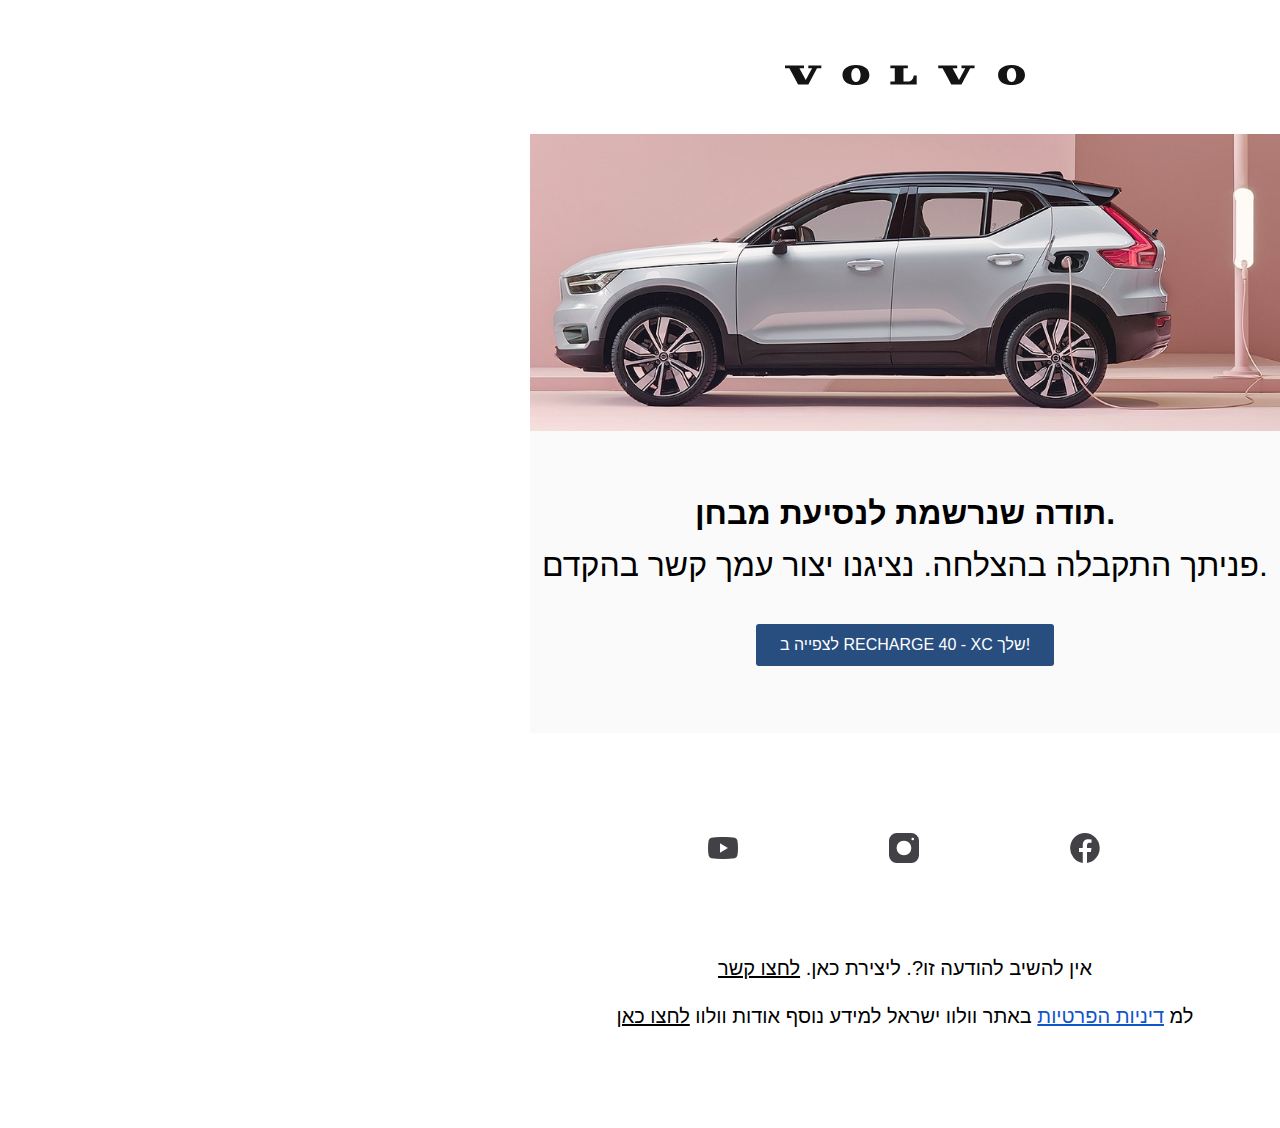
<file: email.html>
<!DOCTYPE html>
<html lang="he-Il" dir="rtl">
<head>
  <meta charset="UTF-8">
  <meta name="viewport" content="width=device-width, initial-scale=1.0">
  <meta http-equiv="Content-Type" content="text/html charset=UTF-8">
  <style>
    body {
      margin: 0;
      padding: 0;
    }
  </style>
</head>
<body>
  <table width="100%" cellspacing="0" cellpadding="0">
    <table width="750" cellspacing="0" cellpadding="0" border="0">
      <tr>
        <td width="750" align="center" valign="middle" bgcolor="white" style="padding: 65px 0 45px 0;">
          <img src="img/global/logo.svg" alt="volvo-logo" width="240">
        </td>
      </tr>
      <tr>
        <td width="750" align="center" valign="middle" bgcolor="#FAFAFA">
          <img src="img/global/car-19.jpg" alt="volvo-car-img" width="750">
        </td>
      </tr>
      <tr>
        <table width="750" bgcolor="#FAFAFA" cellspacing="0" cellpadding="0">
          <tr>
            <td width="750" cellspacing="0" style="padding: 60px 0 15px 0;">
              <h1 style="font-family: Arial, sans-serif; font-size: 32px; text-align: center; margin: 0;">.תודה שנרשמת לנסיעת מבחן</h1>
            </td>
          </tr>
          <tr>
            <td width="750" cellspacing="0" style="padding: 0 0 40px 0;">
              <p style="font-family: Arial, sans-serif; font-size: 32px; text-align: center; margin: 0;">.פניתך התקבלה בהצלחה. נציגנו יצור עמך קשר בהקדם</p>
            </td>
          </tr>
          <tr>
            <td width="750" cellspacing="0" style="padding: 0 0 67px 0; text-align: center;">
              <a href="#" style="font-family: Arial, sans-serif; font-size: 16px; display: inline-block; background-color: #284E80; color: white; padding: 12px 24px; border-radius: 3px; text-decoration: none;">!שלך RECHARGE 40 - XC לצפייה ב</a>
            </td>
          </tr>
        </table>
      </tr>
      <tr>
        <table width="750" bgcolor="white" cellspacing="0" cellpadding="0">
          <tr>
            <td width="750" align="center" style="padding: 100px 0 90px 0;">
              <p style="margin: 0; padding: 0;">
                <a href="#" style="display: inline-block; width: 27px; vertical-align: middle;">
                  <img width="30" src="img/icons/facebook.svg" alt="facebook-icon">
                </a>
                <a href="#" style="display: inline-block; width: 27px; vertical-align: middle; margin: 0 150px;">
                  <img width="30" src="img/icons/instagram.svg" alt="instagram-icon">
                </a>
                <a href="#" style="display: inline-block; width: 27px; vertical-align: middle;">
                  <img width="30" src="img/icons/youtube.svg" alt="youtube-icon">
                </a>
              </p>
            </td>
          </tr>
          <tr>
            <td width="750" align="center" style="padding-bottom: 25px;">
              <p style="font-family: Arial, sans-serif; font-size: 20px; margin: 0;">אין להשיב להודעה זו?. ליצירת כאן. <a href="#" style="color: black;">לחצו קשר</a></p>
            </td>
          </tr>
          <tr>
            <td width="750" align="center" style="padding-bottom: 100px;">
              <p style="font-family: Arial, sans-serif; font-size: 20px; margin: 0;">
                למ
                <a href="#" style="color: #1155cc;">דיניות הפרטיות</a>
                 באתר וולוו ישראל למידע נוסף אודות וולוו 
                <a href="#" style="color: black;">לחצו כאן</a>
              </p>
            </td>
          </tr>
        </table>
      </tr>
    </table>
  </table>
</body>
</html>
</file>
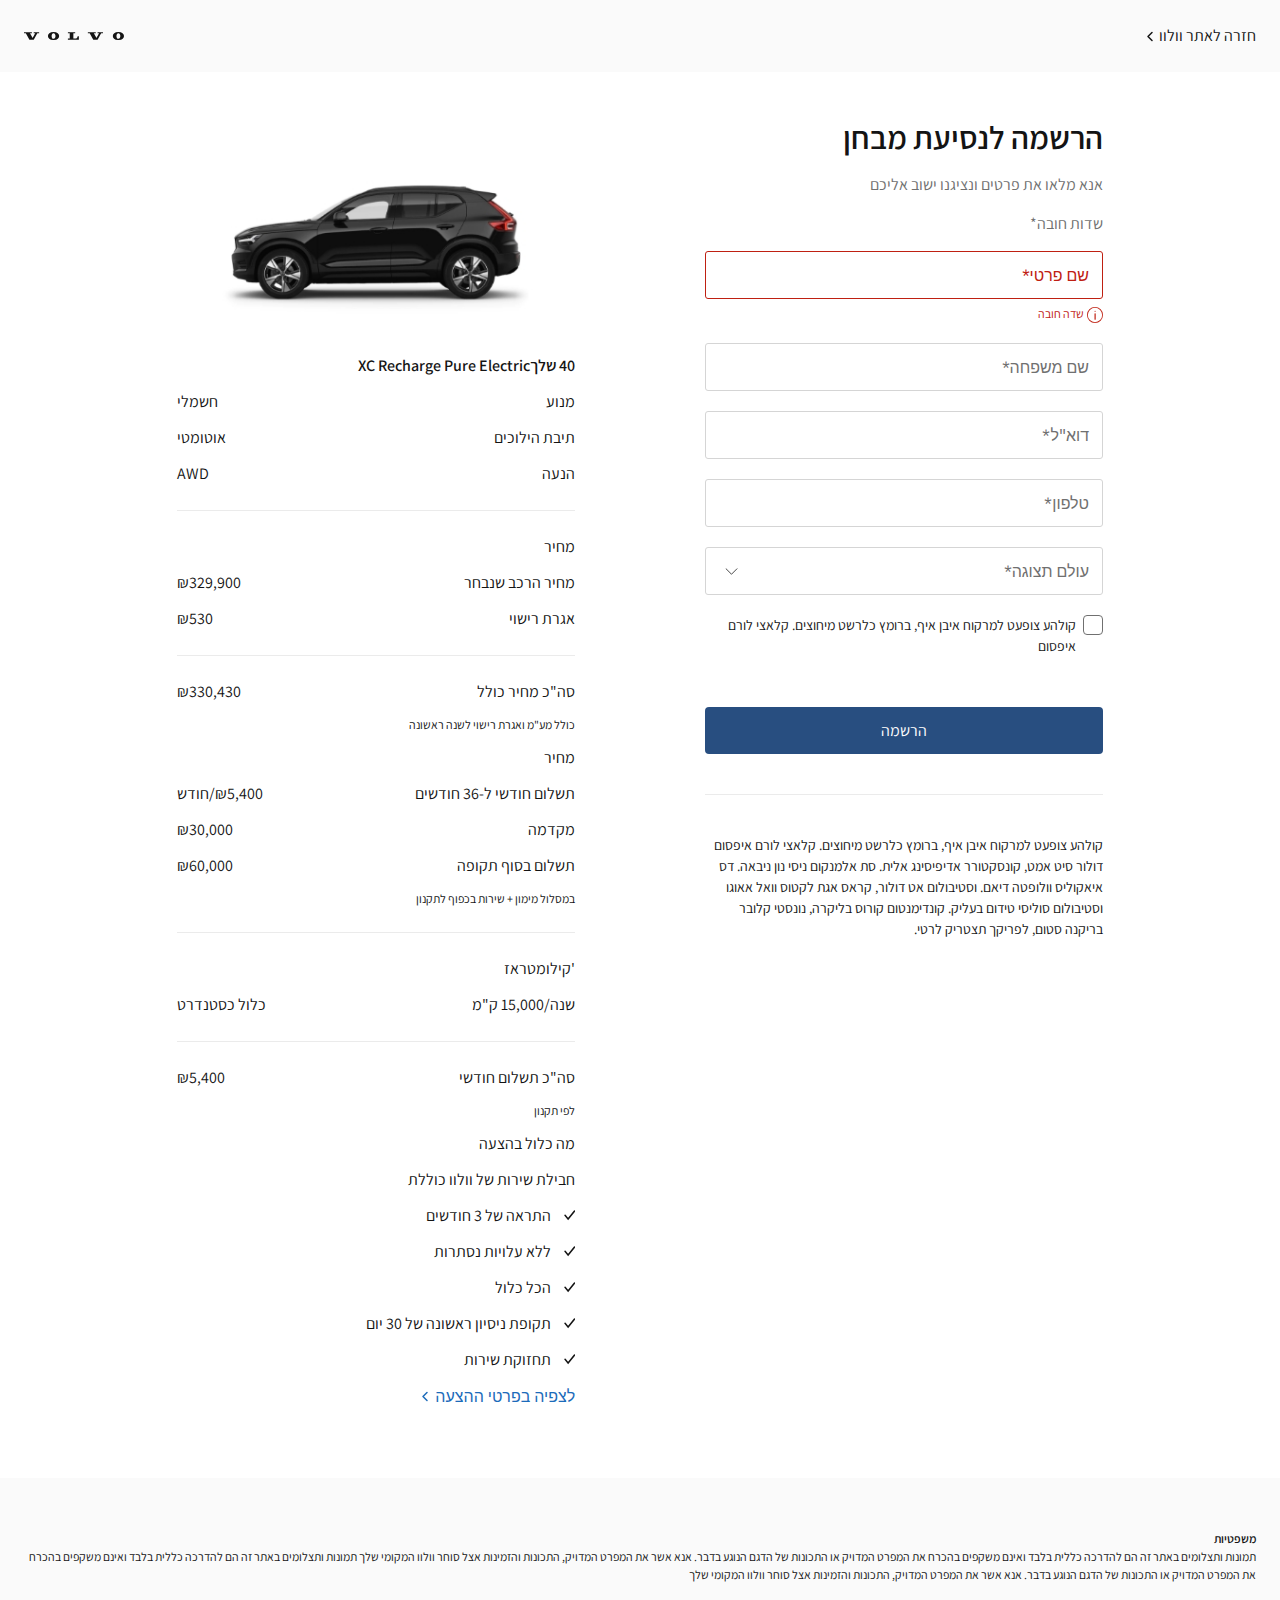
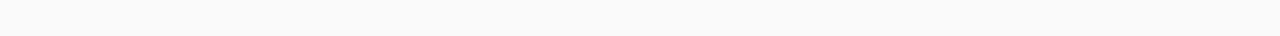
<file: order.html>
<!DOCTYPE html>
<html lang="he-IL" dir="rtl">

<head>
  <!-- Meta -->
  <meta charset="UTF-8">
  <meta name="viewport" content="width=device-width, initial-scale=1.0">
  <meta name="description" content="Volvo Cars">
  <title>Volvo Cars — Order</title>

  <!-- Style -->
  <link rel="stylesheet" href="css/style.css">
  <link rel="stylesheet" href="css/order.css">

  <!-- Favicon -->
  <link rel="icon" href="img/global/favicon.png">
</head>

<body>

  <!-- Header -->
  <header class="header">
    <!-- Top -->
    <div class="header-top f-assistant">
      <div class="container-fluid">
        <a href="#" class="p1">חזרה לאתר וולוו <svg class="arrow arrow-left" width="11" height="11" fill="none"
            xmlns="http://www.w3.org/2000/svg">
            <path d="M2 1.5l4 4-4 4" stroke-width="1.5" stroke-linecap="round" stroke-linejoin="round"></path>
          </svg></a>
        <!-- Logo -->
        <div class="header-logo">
          <img src="img/global/logo.svg" alt="volvo-logo">
        </div>
      </div>
    </div>
    <!-- Overview Toggler -->
    <div class="overview-toggler">
      <div class="container">
        <div class="info">
          <img src="img/global/car-16.png" alt="volvo-car-img">
          <div>
            <p class="p3 f-assistant text-gray">פרטי הרכב שלכם</p>
            <h3 class="h3 f-assistant semi-bold">₪329,900</h3>
          </div>
        </div>
        <div>
          <svg class="arrow arrow-down" width="11" height="11" fill="none" xmlns="http://www.w3.org/2000/svg">
            <path d="M2 1.5l4 4-4 4" stroke-width="1.5" stroke-linecap="round" stroke-linejoin="round"></path>
          </svg>
        </div>
      </div>
    </div>
  </header>

  <!-- Order Page -->
  <div class="order-page">
    <div class="container">
      <!-- Contact -->
      <div class="contact">
        <h1 class="h2 f-assistant semi-bold">הרשמה לנסיעת מבחן</h1>
        <p class="p1 f-assistant text-gray">אנא מלאו את פרטים ונציגנו ישוב אליכם</p>
        <p class="p1 f-assistant text-gray">שדות חובה*</p>
        <!-- Form -->
        <form>
          <!-- Field -->
          <div class="field error">
            <div class="box">
              <input type="text" required id="firstName">
              <label for="firstName">שם פרטי*</label>
            </div>
            <!-- Error -->
            <div class="error-message f-assistant p3">
              <svg xmlns="http://www.w3.org/2000/svg" width="16" height="16" viewBox="0 0 16 16">
                <g data-name="Group 803" transform="translate(-1430.229 -591)">
                  <path data-name="Path 286"
                    d="M132.9,198.184a8,8,0,1,1,8-8A8.009,8.009,0,0,1,132.9,198.184Zm0-15.18a7.181,7.181,0,1,0,7.18,7.18A7.188,7.188,0,0,0,132.9,183Z"
                    transform="translate(1305.325 408.816)" fill="#bf2012" />
                  <g data-name="Group 737" transform="translate(1437.739 594.627)">
                    <path data-name="Path 285"
                      d="M135.082,198.042a.6.6,0,1,1,.6-.6A.6.6,0,0,1,135.082,198.042Z"
                      transform="translate(-134.483 -196.844)" fill="#bf2012" />
                    <line data-name="Line 55" y2="5.32" transform="translate(0.599 3.18)" fill="none"
                      stroke="#bf2012" stroke-linecap="round" stroke-width="1.2" />
                  </g>
                </g>
              </svg>
              שדה חובה
            </div>
          </div>
          <!-- Field -->
          <div class="field">
            <div class="box">
              <input type="text" required id="lastName">
              <label for="lastName">שם משפחה*</label>
            </div>
            <!-- Error -->
            <div class="error-message f-assistant p3">
              <svg xmlns="http://www.w3.org/2000/svg" width="16" height="16" viewBox="0 0 16 16">
                <g data-name="Group 803" transform="translate(-1430.229 -591)">
                  <path data-name="Path 286"
                    d="M132.9,198.184a8,8,0,1,1,8-8A8.009,8.009,0,0,1,132.9,198.184Zm0-15.18a7.181,7.181,0,1,0,7.18,7.18A7.188,7.188,0,0,0,132.9,183Z"
                    transform="translate(1305.325 408.816)" fill="#bf2012" />
                  <g data-name="Group 737" transform="translate(1437.739 594.627)">
                    <path data-name="Path 285"
                      d="M135.082,198.042a.6.6,0,1,1,.6-.6A.6.6,0,0,1,135.082,198.042Z"
                      transform="translate(-134.483 -196.844)" fill="#bf2012" />
                    <line data-name="Line 55" y2="5.32" transform="translate(0.599 3.18)" fill="none"
                      stroke="#bf2012" stroke-linecap="round" stroke-width="1.2" />
                  </g>
                </g>
              </svg>
              שדה חובה
            </div>
          </div>
          <!-- Field -->
          <div class="field">
            <div class="box">
              <input type="text" required id="email">
              <label for="email">דוא"ל*</label>
            </div>
            <!-- Error -->
            <div class="error-message f-assistant p3">
              <svg xmlns="http://www.w3.org/2000/svg" width="16" height="16" viewBox="0 0 16 16">
                <g data-name="Group 803" transform="translate(-1430.229 -591)">
                  <path data-name="Path 286"
                    d="M132.9,198.184a8,8,0,1,1,8-8A8.009,8.009,0,0,1,132.9,198.184Zm0-15.18a7.181,7.181,0,1,0,7.18,7.18A7.188,7.188,0,0,0,132.9,183Z"
                    transform="translate(1305.325 408.816)" fill="#bf2012" />
                  <g data-name="Group 737" transform="translate(1437.739 594.627)">
                    <path data-name="Path 285"
                      d="M135.082,198.042a.6.6,0,1,1,.6-.6A.6.6,0,0,1,135.082,198.042Z"
                      transform="translate(-134.483 -196.844)" fill="#bf2012" />
                    <line data-name="Line 55" y2="5.32" transform="translate(0.599 3.18)" fill="none"
                      stroke="#bf2012" stroke-linecap="round" stroke-width="1.2" />
                  </g>
                </g>
              </svg>
              שדה חובה
            </div>
          </div>
          <!-- Field -->
          <div class="field">
            <div class="box">
              <input type="text" required id="phone">
              <label for="phone">טלפון*</label>
            </div>
            <!-- Error -->
            <div class="error-message f-assistant p3">
              <svg xmlns="http://www.w3.org/2000/svg" width="16" height="16" viewBox="0 0 16 16">
                <g data-name="Group 803" transform="translate(-1430.229 -591)">
                  <path data-name="Path 286"
                    d="M132.9,198.184a8,8,0,1,1,8-8A8.009,8.009,0,0,1,132.9,198.184Zm0-15.18a7.181,7.181,0,1,0,7.18,7.18A7.188,7.188,0,0,0,132.9,183Z"
                    transform="translate(1305.325 408.816)" fill="#bf2012" />
                  <g data-name="Group 737" transform="translate(1437.739 594.627)">
                    <path data-name="Path 285"
                      d="M135.082,198.042a.6.6,0,1,1,.6-.6A.6.6,0,0,1,135.082,198.042Z"
                      transform="translate(-134.483 -196.844)" fill="#bf2012" />
                    <line data-name="Line 55" y2="5.32" transform="translate(0.599 3.18)" fill="none"
                      stroke="#bf2012" stroke-linecap="round" stroke-width="1.2" />
                  </g>
                </g>
              </svg>
              שדה חובה
            </div>
          </div>
          <!-- Field -->
          <div class="field">
            <div class="box">
              <label for="title">עולם תצוגה*</label>
              <select required id="title">
                <option value="">&nbsp;</option>
                <option value="1">עולם תצוגה*</option>
                <option value="2">עולם תצוגה*</option>
              </select>
            </div>
            <!-- Error -->
            <div class="error-message f-assistant p3">
              <svg xmlns="http://www.w3.org/2000/svg" width="16" height="16" viewBox="0 0 16 16">
                <g data-name="Group 803" transform="translate(-1430.229 -591)">
                  <path data-name="Path 286"
                    d="M132.9,198.184a8,8,0,1,1,8-8A8.009,8.009,0,0,1,132.9,198.184Zm0-15.18a7.181,7.181,0,1,0,7.18,7.18A7.188,7.188,0,0,0,132.9,183Z"
                    transform="translate(1305.325 408.816)" fill="#bf2012" />
                  <g data-name="Group 737" transform="translate(1437.739 594.627)">
                    <path data-name="Path 285"
                      d="M135.082,198.042a.6.6,0,1,1,.6-.6A.6.6,0,0,1,135.082,198.042Z"
                      transform="translate(-134.483 -196.844)" fill="#bf2012" />
                    <line data-name="Line 55" y2="5.32" transform="translate(0.599 3.18)" fill="none"
                      stroke="#bf2012" stroke-linecap="round" stroke-width="1.2" />
                  </g>
                </g>
              </svg>
              שדה חובה
            </div>
          </div>
          <!-- Checkbox -->
          <div class="checkbox">
            <input type="checkbox" id="check">
            <label class="p2 f-assistant" for="check">
              קולהע צופעט למרקוח איבן איף, ברומץ כלרשט מיחוצים. קלאצי לורם איפסום
            </label>
          </div>
          <button type="submit" class="btn btn-primary btn-lg">הרשמה</button>
        </form>
        <div class="line"></div>
        <p class="p2 f-assistant">קולהע צופעט למרקוח איבן איף, ברומץ כלרשט מיחוצים. קלאצי לורם איפסום דולור סיט אמט,
          קונסקטורר אדיפיסינג אלית. סת אלמנקום ניסי נון ניבאה. דס איאקוליס וולופטה דיאם. וסטיבולום אט דולור, קראס אגת
          לקטוס וואל אאוגו וסטיבולום סוליסי טידום בעליק. קונדימנטום קורוס בליקרה, נונסטי קלובר בריקנה סטום, לפריקך
          תצטריק לרטי.</p>
      </div>
      <!-- Overview -->
      <div class="overview">
        <div class="overview-wrapper">
          <img src="img/global/car-15.jpg" alt="volvo-car-img">
          <p class="p1 f-assistant semi-bold">‏40 שלךXC Recharge Pure Electric</p>
          <p class="p1 f-assistant">‏<span>מנוע</span><span>חשמלי</span></p>
          <p class="p1 f-assistant">‏<span>תיבת הילוכים</span><span>אוטומטי</span></p>
          <p class="p1 f-assistant">‏<span>הנעה</span><span>AWD</span></p>
          <div class="line"></div>
          <!-- Full Price -->
          <div class="full-price">
            <p class="p1 f-assistant">‏מחיר</p>
            <p class="p1 f-assistant">‏<span>מחיר הרכב שנבחר</span><span>₪329,900</span></p>
            <p class="p1 f-assistant">‏<span>אגרת רישוי</span><span>₪530</span></p>
            <div class="line"></div>
            <p class="p1 f-assistant">‏<span>סה"כ מחיר כולל</span><span>₪330,430</span></p>
            <p class="p3 f-assistant">כולל מע"מ ואגרת רישוי לשנה ראשונה</p>
          </div>
          <!-- Subscription -->
          <div class="subscription">
            <p class="p1 f-assistant">‏מחיר</p>
            <p class="p1 f-assistant">‏<span>תשלום חודשי ל-36 חודשים</span><span>₪5,400/חודש</span></p>
            <p class="p1 f-assistant">‏<span>מקדמה</span><span>₪30,000</span></p>
            <p class="p1 f-assistant">‏<span>תשלום בסוף תקופה</span><span>₪60,000</span></p>
            <p class="p3 f-assistant">במסלול מימון + שירות בכפוף לתקנון</p>
            <div class="line"></div>
            <p class="p1 f-assistant">'קילומטראז</p>
            <p class="p1 f-assistant">‏<span>שנה/‏15,000 ק"מ</span><span>כלול כסטנדרט</span></p>
            <div class="line"></div>
            <p class="p1 f-assistant">‏<span>סה"כ תשלום חודשי</span><span>₪5,400</span></p>
            <p class="p3 f-assistant">לפי תקנון</p>
            <p class="p1 f-assistant">מה כלול בהצעה</p>
            <p class="p1 f-assistant">חבילת שירות של וולוו כוללת</p>
            <ul class="p1 f-assistant">
              <li>
                <svg xmlns="http://www.w3.org/2000/svg" width="11.609" height="10.251" viewBox="0 0 11.609 10.251">
                  <path data-name="Path 132" d="M2831.343,3292.74l3.062,3.8,6.438-8"
                    transform="translate(-2830.289 -3287.49)" fill="none" stroke="#141414" stroke-linecap="round"
                    stroke-width="1.5" />
                </svg>
                התראה של 3 חודשים
              </li>
              <li>
                <svg xmlns="http://www.w3.org/2000/svg" width="11.609" height="10.251" viewBox="0 0 11.609 10.251">
                  <path data-name="Path 132" d="M2831.343,3292.74l3.062,3.8,6.438-8"
                    transform="translate(-2830.289 -3287.49)" fill="none" stroke="#141414" stroke-linecap="round"
                    stroke-width="1.5" />
                </svg>
                ללא עלויות נסתרות
              </li>
              <li>
                <svg xmlns="http://www.w3.org/2000/svg" width="11.609" height="10.251" viewBox="0 0 11.609 10.251">
                  <path data-name="Path 132" d="M2831.343,3292.74l3.062,3.8,6.438-8"
                    transform="translate(-2830.289 -3287.49)" fill="none" stroke="#141414" stroke-linecap="round"
                    stroke-width="1.5" />
                </svg>
                הכל כלול
              </li>
              <li>
                <svg xmlns="http://www.w3.org/2000/svg" width="11.609" height="10.251" viewBox="0 0 11.609 10.251">
                  <path data-name="Path 132" d="M2831.343,3292.74l3.062,3.8,6.438-8"
                    transform="translate(-2830.289 -3287.49)" fill="none" stroke="#141414" stroke-linecap="round"
                    stroke-width="1.5" />
                </svg>
                תקופת ניסיון ראשונה של 30 יום
              </li>
              <li>
                <svg xmlns="http://www.w3.org/2000/svg" width="11.609" height="10.251" viewBox="0 0 11.609 10.251">
                  <path data-name="Path 132" d="M2831.343,3292.74l3.062,3.8,6.438-8"
                    transform="translate(-2830.289 -3287.49)" fill="none" stroke="#141414" stroke-linecap="round"
                    stroke-width="1.5" />
                </svg>
                תחזוקת שירות
              </li>
            </ul>
            <a href="#" class="link p1">
              לצפיה בפרטי ההצעה
              <svg class="arrow arrow-left" width="11" height="11" fill="none" xmlns="http://www.w3.org/2000/svg">
                <path d="M2 1.5l4 4-4 4" stroke-width="1.5" stroke-linecap="round" stroke-linejoin="round">
                </path>
              </svg>
            </a>
          </div>
        </div>
      </div>
    </div>
  </div>

  <!-- Footer -->
  <footer class="footer">
    <div class="container-lg f-assistant">
      <p class="p3 semi-bold">משפטיות</p>
      <p class="p3">תמונות ותצלומים באתר זה הם להדרכה כללית בלבד ואינם משקפים בהכרח את המפרט המדויק או התכונות של הדגם
        הנוגע בדבר. אנא אשר את המפרט המדויק, התכונות והזמינות אצל סוחר וולוו המקומי שלך תמונות ותצלומים באתר זה הם
        להדרכה כללית בלבד ואינם משקפים בהכרח את המפרט המדויק או התכונות של הדגם הנוגע בדבר. אנא אשר את המפרט המדויק,
        התכונות והזמינות אצל סוחר וולוו המקומי שלך</p>
    </div>
  </footer>

  <!-- Script (Vendor) -->
  <script src="js/gsap.min.js"></script>

  <!-- Script -->
  <script src="js/app.js"></script>
  <script src="js/order.js"></script>

</body>

</html>
</file>
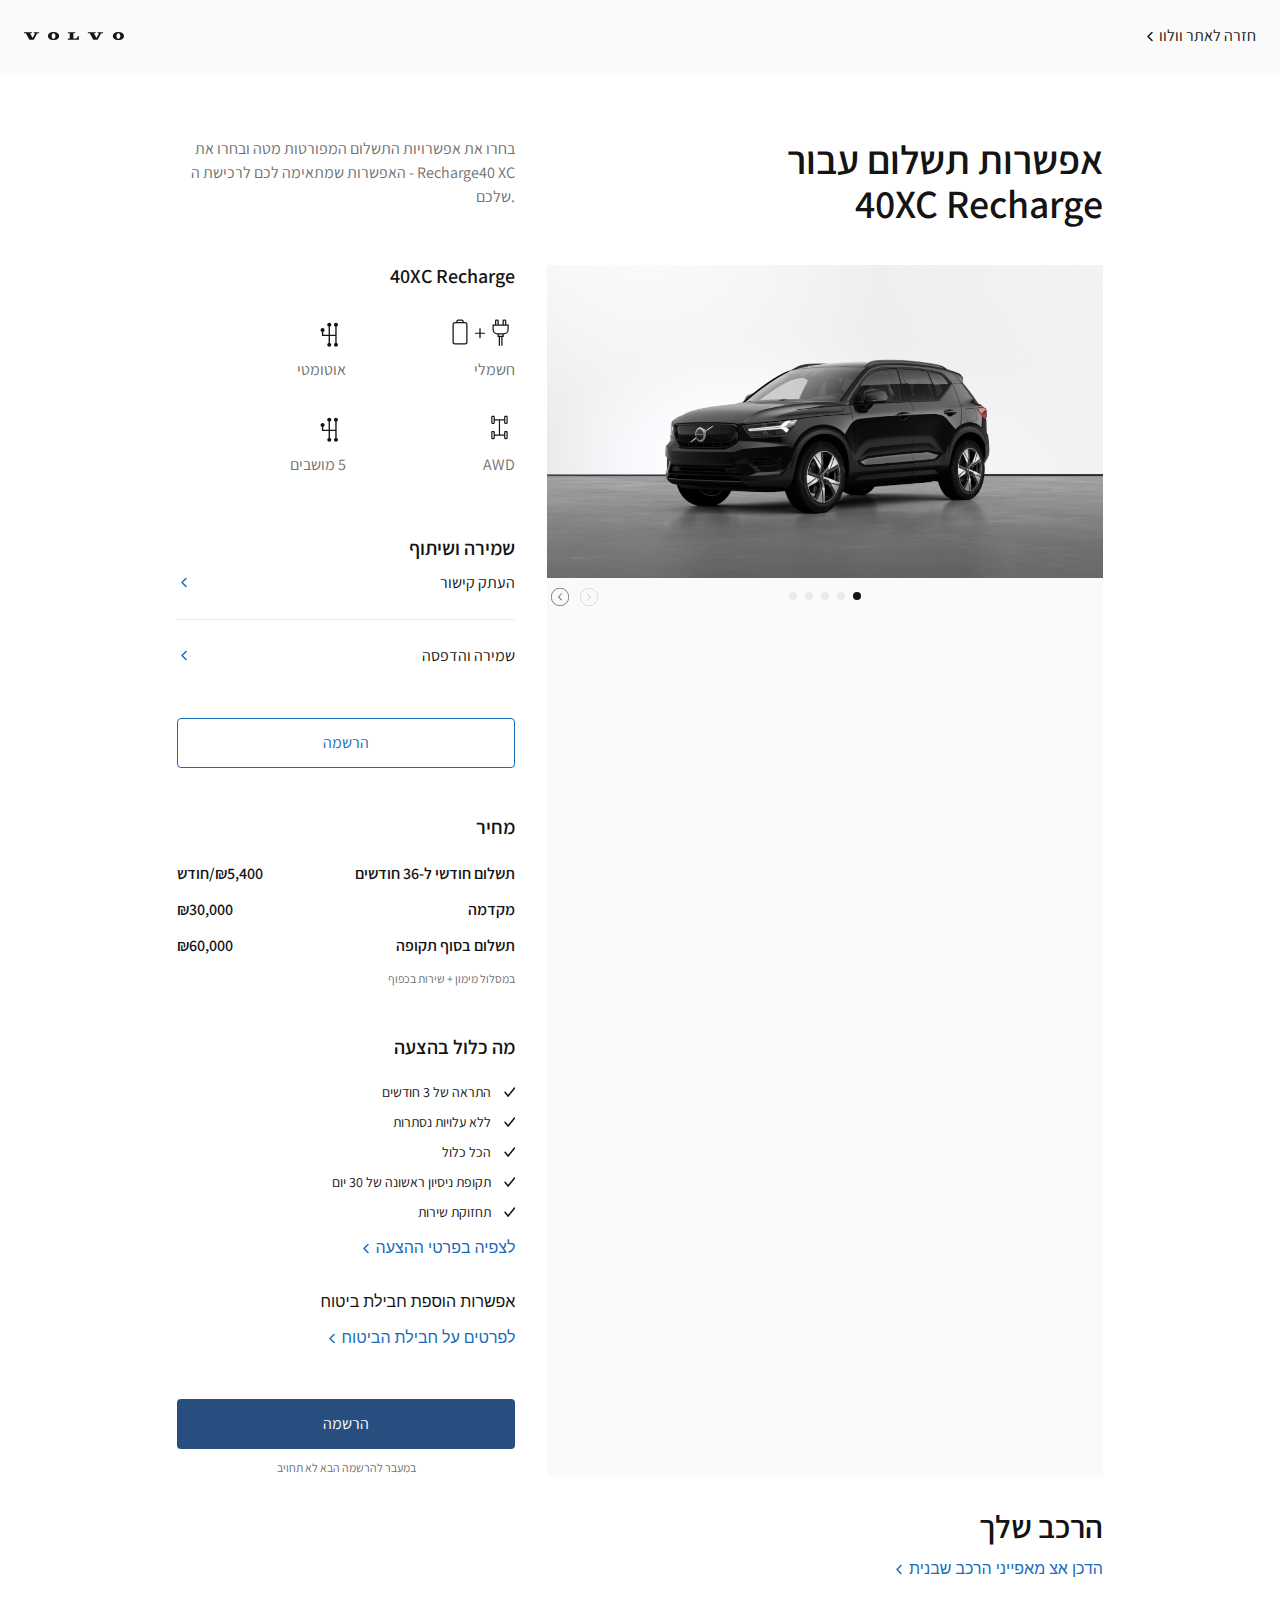
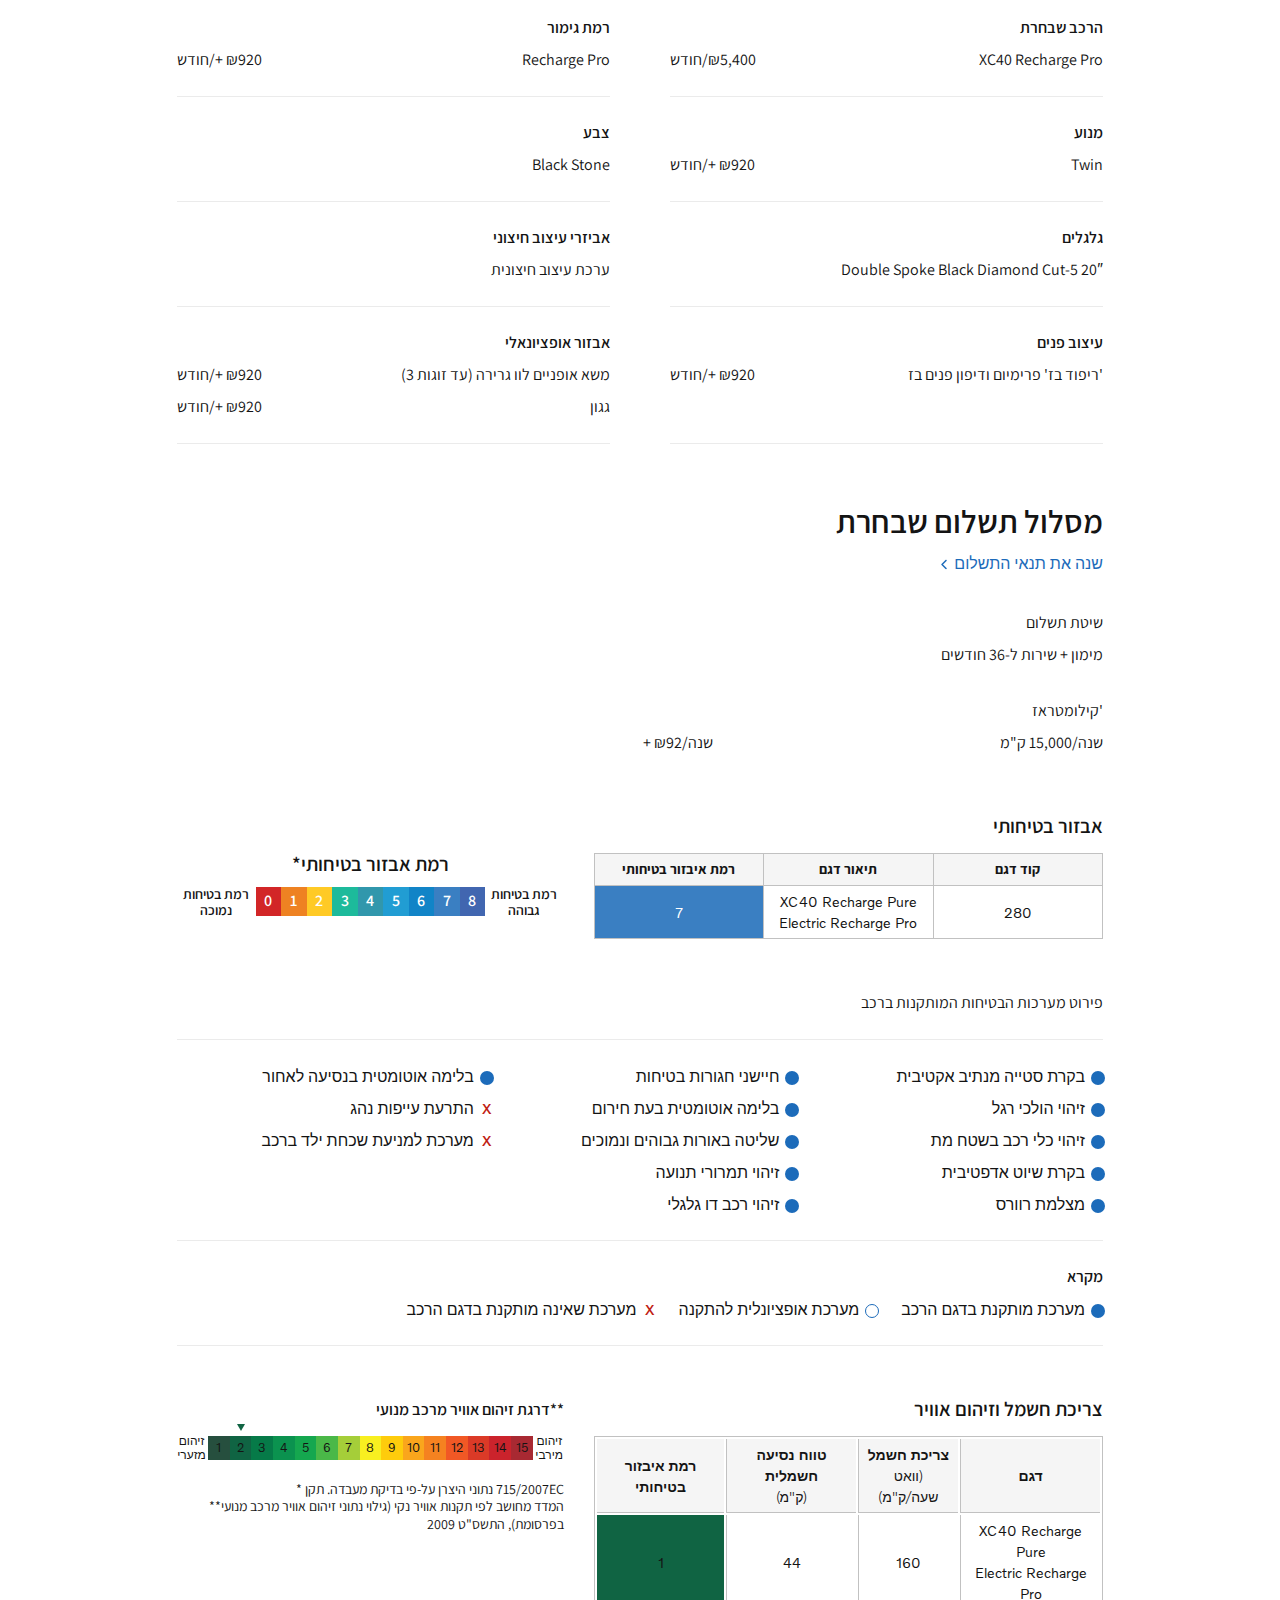
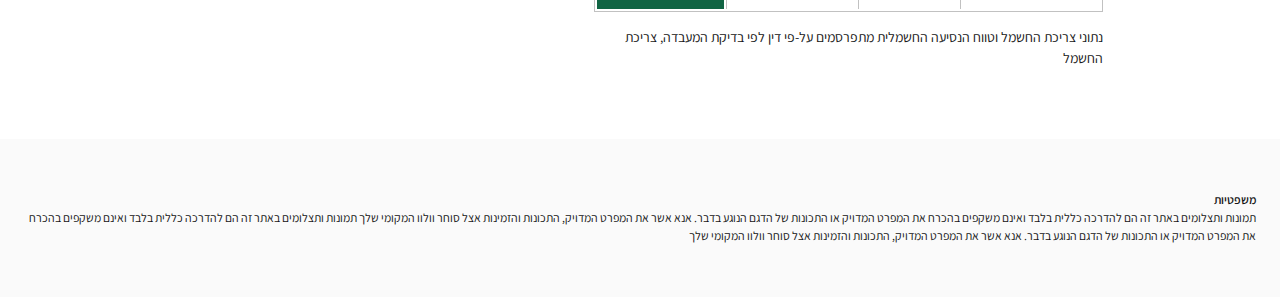
<file: overview.html>
<!DOCTYPE html>
<html lang="he-IL" dir="rtl">

<head>
  <!-- Meta -->
  <meta charset="UTF-8">
  <meta name="viewport" content="width=device-width, initial-scale=1.0">
  <meta name="description" content="Volvo Cars">
  <title>Volvo Cars — Overview</title>

  <!-- Style (Vendor) -->
  <link rel="stylesheet" href="css/swiper-bundle.min.css">

  <!-- Style -->
  <link rel="stylesheet" href="css/style.css">
  <link rel="stylesheet" href="css/overview.css">

  <!-- Favicon -->
  <link rel="icon" href="img/global/favicon.png">
</head>

<body>

  <!-- Header -->
  <header class="header">
    <!-- Top -->
    <div class="header-top f-assistant">
      <div class="container-fluid">
        <a href="#" class="p1">חזרה לאתר וולוו <svg class="arrow arrow-left" width="11" height="11" fill="none"
            xmlns="http://www.w3.org/2000/svg">
            <path d="M2 1.5l4 4-4 4" stroke-width="1.5" stroke-linecap="round" stroke-linejoin="round"></path>
          </svg></a>
        <!-- Logo -->
        <div class="header-logo">
          <img src="img/global/logo.svg" alt="volvo-logo">
        </div>
      </div>
    </div>
    <!-- Bottom -->
    <div class="header-bottom f-assistant">
      <div class="container-lg">
        <!-- Links -->
        <div class="header-links">
          <a href="#" class="p1">‏40 שלךXC Recharge אפשרות תשלום עבור</a>
        </div>
        <!-- Next -->
        <div class="header-next">
          <!-- Price Dropdown -->
          <div class="header-price">
            <!-- Dropdown -->
            <div class="dropdown">
              <!-- Toggler -->
              <div class="dropdown-toggler">
                <!-- Full Price -->
                <!-- <div class="full-price">
                  <span class="h3">
                    ₪329,900
                    <span>
                      <svg class="arrow arrow-down" width="11" height="11" fill="none" xmlns="http://www.w3.org/2000/svg">
                        <path d="M2 1.5l4 4-4 4" stroke-width="1.5" stroke-linecap="round" stroke-linejoin="round"></path>
                      </svg></a>
                    </span>
                  </span>
                  <span class="p3 text-gray"><span>:אגרת רישוי</span><span>₪530</span></span>
                  <span class="p3 text-gray"><span>:מחיר כולל</span><span>₪330,430</span></span>
                </div> -->
                <!-- Subscription -->
                <div class="subscription">
                  <span class="p3 text-gray">-החל מ</span>
                  <span class="h3">
                    ₪5,400
                    /
                    חודש
                    <span>
                      <svg class="arrow arrow-down" width="11" height="11" fill="none" xmlns="http://www.w3.org/2000/svg">
                        <path d="M2 1.5l4 4-4 4" stroke-width="1.5" stroke-linecap="round" stroke-linejoin="round"></path>
                      </svg>
                    </span>
                  </span>
                  <span class="p3 text-gray">במסלול מימון לפי התקנון</span>
                </div>
              </div>
              <!-- Menu -->
              <div class="dropdown-menu">
                <!-- Header -->
                <div class="dropdown-header">
                  <div class="btn-group">
                    <a href="#" class="btn btn-secondary btn-lg active">תשלום מלא</a>
                    <a href="#" class="btn btn-secondary btn-lg">מימון + שירות</a>
                  </div>
                </div>
                <!-- Main -->
                <div class="dropdown-main">
                  <!-- Design -->
                  <div class="design">
                    <h3 class="h2 f-assistant semi-bold">הרכב שלך</h3>
                    <!-- Full Price -->
                    <!-- <div class="full-price">
                      <div class="design-table"> -->
                    <!-- Group -->
                    <!-- <div class="group">
                          <a href="#" class="link p1 f-assistant">הרכב שבחרת</a>
                          <p class="p1 f-assistant"><span>XC40 Recharge Pro</span><span>₪9,201 +</span></p>
                        </div> -->
                    <!-- Group -->
                    <!-- <div class="group">
                          <a href="#" class="link p1 f-assistant">רמת גימור</a>
                          <p class="p1 f-assistant"><span>Recharge Pro</span><span>₪9,201 +</span></p>
                        </div> -->
                    <!-- Group -->
                    <!-- <div class="group">
                          <a href="#" class="link p1 f-assistant">מנוע</a>
                          <p class="p1 f-assistant"><span>Twin</span><span>₪12,011 +</span></p>
                        </div> -->
                    <!-- Group -->
                    <!-- <div class="group">
                          <a href="#" class="link p1 f-assistant">צבע</a>
                          <p class="p1 f-assistant">Black Stone</p>
                        </div> -->
                    <!-- Group -->
                    <!-- <div class="group">
                          <a href="#" class="link p1 f-assistant">גלגלים</a>
                          <p class="p1 f-assistant">20″ 5-Double Spoke Black Diamond Cut</p>
                        </div> -->
                    <!-- Group -->
                    <!-- <div class="group">
                          <a href="#" class="link p1 f-assistant">אביזרי עיצוב חיצוני</a>
                          <p class="p1 f-assistant">ערכת עיצוב חיצונית</p>
                        </div> -->
                    <!-- Group -->
                    <!-- <div class="group">
                          <a href="#" class="link p1 f-assistant">עיצוב פנים</a>
                          <p class="p1 f-assistant"><span>'ריפוד בז' פרימיום ודיפון פנים בז</span><span>₪920 +</span></p>
                        </div> -->
                    <!-- Group -->
                    <!-- <div class="group">
                          <a href="#" class="link p1 f-assistant">אבזור אופציונאלי</a>
                          <p class="p1 f-assistant"><span>משא אופניים לוו גרירה (עד זוגות 3)</span><span>₪920 +</span></p>
                          <p class="p1 f-assistant"><span>גגון</span><span>₪520 +</span></p>
                        </div>
                      </div>
                    </div> -->
                    <!-- Subscription -->
                    <div class="subscription">
                      <div class="design-table">
                        <!-- Group -->
                        <div class="group">
                          <a href="#" class="link p1 f-assistant semi-bold">הרכב שבחרת</a>
                          <p class="p1 f-assistant"><span>XC40 Recharge Pro</span><span>₪5,400/חודש</span></p>
                        </div>
                        <!-- Group -->
                        <div class="group">
                          <a href="#" class="link p1 f-assistant semi-bold">רמת גימור</a>
                          <p class="p1 f-assistant"><span>Recharge Pro</span><span>₪920 +/חודש</span></p>
                        </div>
                        <!-- Group -->
                        <div class="group">
                          <a href="#" class="link p1 f-assistant semi-bold">מנוע</a>
                          <p class="p1 f-assistant"><span>Twin</span><span>₪920 +/חודש</span></p>
                        </div>
                        <!-- Group -->
                        <div class="group">
                          <a href="#" class="link p1 f-assistant semi-bold">צבע</a>
                          <p class="p1 f-assistant">Black Stone</p>
                        </div>
                        <!-- Group -->
                        <div class="group">
                          <a href="#" class="link p1 f-assistant semi-bold">גלגלים</a>
                          <p class="p1 f-assistant">20″ 5-Double Spoke Black Diamond Cut</p>
                        </div>
                        <!-- Group -->
                        <div class="group">
                          <a href="#" class="link p1 f-assistant semi-bold">אביזרי עיצוב חיצוני</a>
                          <p class="p1 f-assistant">ערכת עיצוב חיצונית</p>
                        </div>
                        <!-- Group -->
                        <div class="group">
                          <a href="#" class="link p1 f-assistant semi-bold">עיצוב פנים</a>
                          <p class="p1 f-assistant"><span>'ריפוד בז' פרימיום ודיפון פנים בז</span><span>₪920
                              +/חודש</span></p>
                        </div>
                        <!-- Group -->
                        <div class="group">
                          <a href="#" class="link p1 f-assistant semi-bold">אבזור אופציונאלי</a>
                          <p class="p1 f-assistant"><span>משא אופניים לוו גרירה (עד זוגות 3)</span><span>₪920
                              +/חודש</span></p>
                          <p class="p1 f-assistant"><span>גגון</span><span>₪920 +/חודש</span></p>
                        </div>
                      </div>
                    </div>
                  </div>
                  <!-- Price -->
                  <div class="price">
                    <h3 class="h3 f-assistant semi-bold">מחיר</h3>
                    <!-- Full Price -->
                    <!-- <div class="full-price">
                      <p class="p1 f-assistant semi-bold"><span>תשלום מלא</span><span>₪329,900</span></p>
                      <p class="p1 f-assistant semi-bold"><span>אגרת רישוי לשנה ראשונה</span><span>₪530</span></p>
                      <p class="p1 f-assistant semi-bold"><span>מחיר כולל אגרת רישוי לשנה ראשונה</span><span>₪330,430</span></p>
                    </div> -->
                    <!-- Subscription -->
                    <div class="subscription">
                      <p class="p1 f-assistant semi-bold"><span>תשלום חודשי ל-36 חודשים</span><span>₪5,400/חודש</span>
                      </p>
                      <p class="p1 f-assistant semi-bold"><span>מקדמה</span><span>₪30,000</span></p>
                      <p class="p1 f-assistant semi-bold"><span>תשלום בסוף תקופה</span><span>₪60,000</span></p>
                      <p class="p3 f-assistant text-gray">במסלול מימון + שירות בכפוף </p>
                    </div>
                  </div>
                  <!-- Offer -->
                  <div class="offer">
                    <h3 class="h3 f-assistant semi-bold">מה כלול בהצעה</h3>
                    <ul class="p2 f-assistant">
                      <!-- Item -->
                      <li>
                        <svg xmlns="http://www.w3.org/2000/svg" width="11.609" height="10.251"
                          viewBox="0 0 11.609 10.251">
                          <path data-name="Path 132" d="M2831.343,3292.74l3.062,3.8,6.438-8"
                            transform="translate(-2830.289 -3287.49)" fill="none" stroke="#141414"
                            stroke-linecap="round" stroke-width="1.5"></path>
                        </svg>
                        התראה של 3 חודשים
                      </li>
                      <!-- Item -->
                      <li>
                        <svg xmlns="http://www.w3.org/2000/svg" width="11.609" height="10.251"
                          viewBox="0 0 11.609 10.251">
                          <path data-name="Path 132" d="M2831.343,3292.74l3.062,3.8,6.438-8"
                            transform="translate(-2830.289 -3287.49)" fill="none" stroke="#141414"
                            stroke-linecap="round" stroke-width="1.5"></path>
                        </svg>
                        ללא עלויות נסתרות
                      </li>
                      <!-- Item -->
                      <li>
                        <svg xmlns="http://www.w3.org/2000/svg" width="11.609" height="10.251"
                          viewBox="0 0 11.609 10.251">
                          <path data-name="Path 132" d="M2831.343,3292.74l3.062,3.8,6.438-8"
                            transform="translate(-2830.289 -3287.49)" fill="none" stroke="#141414"
                            stroke-linecap="round" stroke-width="1.5"></path>
                        </svg>
                        הכל כלול
                      </li>
                      <!-- Item -->
                      <li>
                        <svg xmlns="http://www.w3.org/2000/svg" width="11.609" height="10.251"
                          viewBox="0 0 11.609 10.251">
                          <path data-name="Path 132" d="M2831.343,3292.74l3.062,3.8,6.438-8"
                            transform="translate(-2830.289 -3287.49)" fill="none" stroke="#141414"
                            stroke-linecap="round" stroke-width="1.5"></path>
                        </svg>
                        תקופת ניסיון ראשונה של 30 יום
                      </li>
                      <!-- Item -->
                      <li>
                        <svg xmlns="http://www.w3.org/2000/svg" width="11.609" height="10.251"
                          viewBox="0 0 11.609 10.251">
                          <path data-name="Path 132" d="M2831.343,3292.74l3.062,3.8,6.438-8"
                            transform="translate(-2830.289 -3287.49)" fill="none" stroke="#141414"
                            stroke-linecap="round" stroke-width="1.5"></path>
                        </svg>
                        תחזוקת שירות
                      </li>
                    </ul>
                    <a href="#" class="link p1">
                      לצפיה בפרטי ההצעה
                      <svg class="arrow arrow-left" width="11" height="11" fill="none"
                        xmlns="http://www.w3.org/2000/svg">
                        <path d="M2 1.5l4 4-4 4" stroke-width="1.5" stroke-linecap="round" stroke-linejoin="round">
                        </path>
                      </svg>
                    </a>
                  </div>
                  <!-- Insurance -->
                  <div class="insurance">
                    <p class="p1 f-assistance">אפשרות הוספת חבילת ביטוח</p>
                    <a href="#" class="link p1">
                      לפרטים על חבילת הביטוח
                      <svg class="arrow arrow-left" width="11" height="11" fill="none"
                        xmlns="http://www.w3.org/2000/svg">
                        <path d="M2 1.5l4 4-4 4" stroke-width="1.5" stroke-linecap="round" stroke-linejoin="round">
                        </path>
                      </svg>
                    </a>
                  </div>
                  <!-- Additional Details -->
                  <div class="additional-details">
                    <p class="p1 f-assistant">דרג זיהום <span class="p-level level-1">1</span></p>
                    <p class="p1 f-assistant">רמת איבזור בטיחותי <span class="s-level s-level-7">7</span></p>
                    <a href="#" class="p1 f-assistant">volvocars.co.il :לפרטים</a>
                  </div>
                </div>
                <!-- Footer -->
                <div class="dropdown-footer">
                  <p class="p3 f-assistant semi-bold">
                    משפטיות
                  </p>
                  <p class="p3 f-assistant">
                    תמונות ותצלומים באתר זה הם להדרכה כללית בלבד ואינם משקפים בהכרח את המפרט המדויק או התכונות של הדגם
                    הנוגע בדבר. אנא אשר את המפרט המדויק, התכונות והזמינות אצל סוחר וולוו המקומי שלך תמונות ותצלומים באתר
                    זה הם להדרכה כללית בלבד ואינם משקפים בהכרח את המפרט המדויק או התכונות של הדגם הנוגע בדבר. אנא אשר את
                    המפרט המדויק, התכונות והזמינות אצל סוחר וולוו המקומי שלך
                  </p>
                </div>
              </div>
            </div>
          </div>
          <a href="#" class="btn btn-primary">קבל הצעה</a>
        </div>
      </div>
    </div>
  </header>

  <!-- Overview Page -->
  <div class="overview-page">
    <div class="container">
      <!-- Heading -->
      <div class="overview-heading">
        <h1 class="h1 f-assistant semi-bold">
          <span>
            ‏אפשרות תשלום עבור
          </span>
          <br>
          40XC Recharge
        </h1>
        <p class="p1 f-assistant text-gray"> בחרו את אפשרויות התשלום המפורטות מטה ובחרו את
          Recharge40 XC - האפשרות שמתאימה לכם לרכישת ה
          .שלכם</p>
      </div>
      <!-- Overview -->
      <div class="overview">
        <!-- Sticky Gallery -->
        <div class="sticky-gallery">
          <div class="sticky-gallery-wrapper">
            <div class="sticky-wrapper">
              <!-- Swiper -->
              <div class="swiper-container">
                <div class="swiper-wrapper">
                  <div class="swiper-slide">
                    <img src="img/global/car-2.jpg" alt="volvo-car-img">
                  </div>
                  <div class="swiper-slide">
                    <img src="img/global/car-2.jpg" alt="volvo-car-img">
                  </div>
                  <div class="swiper-slide">
                    <img src="img/global/car-2.jpg" alt="volvo-car-img">
                  </div>
                  <div class="swiper-slide">
                    <img src="img/global/car-2.jpg" alt="volvo-car-img">
                  </div>
                  <div class="swiper-slide">
                    <img src="img/global/car-2.jpg" alt="volvo-car-img">
                  </div>
                </div>
              </div>
              <div class="swiper-arrows">
                <div class="swiper-button-next"></div>
                <div class="swiper-button-prev"></div>
              </div>
              <div class="swiper-pagination"></div>
            </div>
          </div>
        </div>
        <!-- Details -->
        <div class="overview-details">
          <h2 class="h3 f-assistant semi-bold">40XC Recharge</h2>
          <!-- Info -->
          <ul class="info-1">
            <li>
              <svg viewBox="0 0 56 24" class="gd ge gf gg gi ht">
                <path fill-rule="evenodd" clip-rule="evenodd"
                  d="M9 4H8a2 2 0 00-2 2v14a2 2 0 002 2h8a2 2 0 002-2V6a2 2 0 00-2-2h-1v-.5A1.5 1.5 0 0013.5 2h-3A1.5 1.5 0 009 3.5V4zm1 0h4v-.5a.5.5 0 00-.5-.5h-3a.5.5 0 00-.5.5V4zM8 5a1 1 0 00-1 1v14a1 1 0 001 1h8a1 1 0 001-1V6a1 1 0 00-1-1H8zM42 3h-1v3h1V3zm-2 0v3h-2v4a4 4 0 004 4v2h1v7h1v-7h1v7h1v-7h1v-2a4 4 0 004-4V6h-2V3a1 1 0 00-1-1h-1a1 1 0 00-1 1v3h-3V3a1 1 0 00-1-1h-1a1 1 0 00-1 1zm3 12h3v-1h-3v1zm0-2h-1a3 3 0 01-3-3V7h11v3a3 3 0 01-3 3h-4zm4-7h1V3h-1v3z"
                  fill="currentColor"></path>
                <path d="M28.52 17v-3.556H32v-.92h-3.48V9h-1.04v3.525H24v.92h3.48V17h1.04z" fill="currentColor"></path>
              </svg>
              <p class="p1 f-assistant text-gray">חשמלי</p>
            </li>
            <li>
              <svg viewBox="0 0 24 21" class="gd ge gf gg gi hx">
                <path fill="currentColor" fill-rule="evenodd"
                  d="M13.5 5.40625C13.5 6.01854 13.1087 6.53943 12.5625 6.73248V12.4375H16.3125V6.80357C15.7663 6.61052 15.375 6.08963 15.375 5.47734C15.375 4.70069 16.0046 4.07109 16.7812 4.07109C17.5579 4.07109 18.1875 4.70069 18.1875 5.47734C18.1875 6.08963 17.7962 6.61052 17.25 6.80357V12.4375V13.375V18.1425C17.7962 18.3356 18.1875 18.8565 18.1875 19.4688C18.1875 20.2454 17.5579 20.875 16.7812 20.875C16.0046 20.875 15.375 20.2454 15.375 19.4688C15.375 18.8565 15.7663 18.3356 16.3125 18.1425V13.375H12.5625V18.1425C13.1087 18.3356 13.5 18.8565 13.5 19.4688C13.5 20.2454 12.8704 20.875 12.0938 20.875C11.3171 20.875 10.6875 20.2454 10.6875 19.4688C10.6875 18.8565 11.0788 18.3356 11.625 18.1425V13.375H6.9375V12.4375V10.4825C6.39132 10.2894 6 9.76854 6 9.15625C6 8.3796 6.6296 7.75 7.40625 7.75C8.1829 7.75 8.8125 8.3796 8.8125 9.15625C8.8125 9.76854 8.42118 10.2894 7.875 10.4825V12.4375H11.625V6.73248C11.0788 6.53943 10.6875 6.01854 10.6875 5.40625C10.6875 4.6296 11.3171 4 12.0938 4C12.8704 4 13.5 4.6296 13.5 5.40625Z"
                  clip-rule="evenodd"></path>
              </svg>
              <p class="p1 f-assistant text-gray">אוטומטי</p>
            </li>
            <li>
              <svg viewBox="0 0 24 24" class="gd ge gf gg gi hx">
                <path fill="currentColor" fill-rule="evenodd"
                  d="M6.875 3H5.9375C5.41973 3 5 3.41973 5 3.9375V8.625C5 9.14277 5.41973 9.5625 5.9375 9.5625H6.875C7.39277 9.5625 7.8125 9.14277 7.8125 8.625V6.75H11.0938V18H7.8125V16.125C7.8125 15.6072 7.39277 15.1875 6.875 15.1875H5.9375C5.41973 15.1875 5 15.6072 5 16.125V20.8125C5 21.3303 5.41973 21.75 5.9375 21.75H6.875C7.39277 21.75 7.8125 21.3303 7.8125 20.8125V18.9375H11.0938H12.0312H15.3125V20.8125C15.3125 21.3303 15.7322 21.75 16.25 21.75H17.1875C17.7053 21.75 18.125 21.3303 18.125 20.8125V16.125C18.125 15.6072 17.7053 15.1875 17.1875 15.1875H16.25C15.7322 15.1875 15.3125 15.6072 15.3125 16.125V18H12.0312V6.75H15.3125V8.625C15.3125 9.14277 15.7322 9.5625 16.25 9.5625H17.1875C17.7053 9.5625 18.125 9.14277 18.125 8.625V3.9375C18.125 3.41973 17.7053 3 17.1875 3H16.25C15.7322 3 15.3125 3.41973 15.3125 3.9375V5.8125H12.0312H11.0938H7.8125V3.9375C7.8125 3.41973 7.39277 3 6.875 3ZM5.9375 8.625V3.9375H6.875V8.625H5.9375ZM5.9375 20.8125V16.125H6.875V20.8125H5.9375ZM16.25 3.9375V8.625H17.1875V3.9375H16.25ZM16.25 20.8125V16.125H17.1875V20.8125H16.25Z"
                  clip-rule="evenodd"></path>
              </svg>
              <p class="p1 f-assistant text-gray">AWD</p>
            </li>
            <li>
              <svg viewBox="0 0 24 21" class="gd ge gf gg gi hx">
                <path fill="currentColor" fill-rule="evenodd"
                  d="M13.5 5.40625C13.5 6.01854 13.1087 6.53943 12.5625 6.73248V12.4375H16.3125V6.80357C15.7663 6.61052 15.375 6.08963 15.375 5.47734C15.375 4.70069 16.0046 4.07109 16.7812 4.07109C17.5579 4.07109 18.1875 4.70069 18.1875 5.47734C18.1875 6.08963 17.7962 6.61052 17.25 6.80357V12.4375V13.375V18.1425C17.7962 18.3356 18.1875 18.8565 18.1875 19.4688C18.1875 20.2454 17.5579 20.875 16.7812 20.875C16.0046 20.875 15.375 20.2454 15.375 19.4688C15.375 18.8565 15.7663 18.3356 16.3125 18.1425V13.375H12.5625V18.1425C13.1087 18.3356 13.5 18.8565 13.5 19.4688C13.5 20.2454 12.8704 20.875 12.0938 20.875C11.3171 20.875 10.6875 20.2454 10.6875 19.4688C10.6875 18.8565 11.0788 18.3356 11.625 18.1425V13.375H6.9375V12.4375V10.4825C6.39132 10.2894 6 9.76854 6 9.15625C6 8.3796 6.6296 7.75 7.40625 7.75C8.1829 7.75 8.8125 8.3796 8.8125 9.15625C8.8125 9.76854 8.42118 10.2894 7.875 10.4825V12.4375H11.625V6.73248C11.0788 6.53943 10.6875 6.01854 10.6875 5.40625C10.6875 4.6296 11.3171 4 12.0938 4C12.8704 4 13.5 4.6296 13.5 5.40625Z"
                  clip-rule="evenodd"></path>
              </svg>
              <p class="p1 f-assistant text-gray">‏5 מושבים</p>
            </li>
          </ul>
          <!-- Save & Share -->
          <div class="save">
            <h3 class="h3 f-assistant semi-bold">שמירה ושיתוף</h3>
            <a href="#" class="link p1 f-assistant">העתק קישור <svg class="arrow arrow-left" width="11" height="11"
                fill="none" xmlns="http://www.w3.org/2000/svg">
                <path d="M2 1.5l4 4-4 4" stroke-width="1.5" stroke-linecap="round" stroke-linejoin="round"></path>
              </svg></a>
            <div class="line"></div>
            <a href="#" class="link p1 f-assistant">שמירה והדפסה <svg class="arrow arrow-left" width="11" height="11"
                fill="none" xmlns="http://www.w3.org/2000/svg">
                <path d="M2 1.5l4 4-4 4" stroke-width="1.5" stroke-linecap="round" stroke-linejoin="round"></path>
              </svg></a>
            <a href="#" class="btn btn-secondary btn-lg">הרשמה</a>
          </div>
          <!-- Price -->
          <div class="price">
            <h3 class="h3 f-assistant semi-bold">מחיר</h3>
            <!-- Full Price -->
            <!-- <div class="full-price">
              <p class="p1 f-assistant semi-bold"><span>תשלום מלא</span><span>₪329,900</span></p>
              <p class="p1 f-assistant semi-bold"><span>אגרת רישוי לשנה ראשונה</span><span>₪530</span></p>
              <p class="p1 f-assistant semi-bold"><span>מחיר כולל אגרת רישוי לשנה ראשונה</span><span>₪330,430</span></p>
            </div> -->
            <!-- Subscription -->
            <div class="subscription">
              <p class="p1 f-assistant semi-bold"><span>תשלום חודשי ל-36 חודשים</span><span>₪5,400/חודש</span></p>
              <p class="p1 f-assistant semi-bold"><span>מקדמה</span><span>₪30,000</span></p>
              <p class="p1 f-assistant semi-bold"><span>תשלום בסוף תקופה</span><span>₪60,000</span></p>
              <p class="p3 f-assistant text-gray">במסלול מימון + שירות בכפוף </p>
            </div>
          </div>
          <!-- Offer -->
          <div class="offer">
            <h3 class="h3 f-assistant semi-bold">מה כלול בהצעה</h3>
            <ul class="p2 f-assistant">
              <!-- Item -->
              <li>
                <svg xmlns="http://www.w3.org/2000/svg" width="11.609" height="10.251" viewBox="0 0 11.609 10.251">
                  <path data-name="Path 132" d="M2831.343,3292.74l3.062,3.8,6.438-8"
                    transform="translate(-2830.289 -3287.49)" fill="none" stroke="#141414" stroke-linecap="round"
                    stroke-width="1.5"></path>
                </svg>
                התראה של 3 חודשים
              </li>
              <!-- Item -->
              <li>
                <svg xmlns="http://www.w3.org/2000/svg" width="11.609" height="10.251" viewBox="0 0 11.609 10.251">
                  <path data-name="Path 132" d="M2831.343,3292.74l3.062,3.8,6.438-8"
                    transform="translate(-2830.289 -3287.49)" fill="none" stroke="#141414" stroke-linecap="round"
                    stroke-width="1.5"></path>
                </svg>
                ללא עלויות נסתרות
              </li>
              <!-- Item -->
              <li>
                <svg xmlns="http://www.w3.org/2000/svg" width="11.609" height="10.251" viewBox="0 0 11.609 10.251">
                  <path data-name="Path 132" d="M2831.343,3292.74l3.062,3.8,6.438-8"
                    transform="translate(-2830.289 -3287.49)" fill="none" stroke="#141414" stroke-linecap="round"
                    stroke-width="1.5"></path>
                </svg>
                הכל כלול
              </li>
              <!-- Item -->
              <li>
                <svg xmlns="http://www.w3.org/2000/svg" width="11.609" height="10.251" viewBox="0 0 11.609 10.251">
                  <path data-name="Path 132" d="M2831.343,3292.74l3.062,3.8,6.438-8"
                    transform="translate(-2830.289 -3287.49)" fill="none" stroke="#141414" stroke-linecap="round"
                    stroke-width="1.5"></path>
                </svg>
                תקופת ניסיון ראשונה של 30 יום
              </li>
              <!-- Item -->
              <li>
                <svg xmlns="http://www.w3.org/2000/svg" width="11.609" height="10.251" viewBox="0 0 11.609 10.251">
                  <path data-name="Path 132" d="M2831.343,3292.74l3.062,3.8,6.438-8"
                    transform="translate(-2830.289 -3287.49)" fill="none" stroke="#141414" stroke-linecap="round"
                    stroke-width="1.5"></path>
                </svg>
                תחזוקת שירות
              </li>
            </ul>
            <a href="#" class="link p1">
              לצפיה בפרטי ההצעה
              <svg class="arrow arrow-left" width="11" height="11" fill="none" xmlns="http://www.w3.org/2000/svg">
                <path d="M2 1.5l4 4-4 4" stroke-width="1.5" stroke-linecap="round" stroke-linejoin="round"></path>
              </svg>
            </a>
          </div>
          <!-- Insurance -->
          <div class="insurance">
            <p class="p1 f-assistance">אפשרות הוספת חבילת ביטוח</p>
            <a href="#" class="link p1">
              לפרטים על חבילת הביטוח
              <svg class="arrow arrow-left" width="11" height="11" fill="none" xmlns="http://www.w3.org/2000/svg">
                <path d="M2 1.5l4 4-4 4" stroke-width="1.5" stroke-linecap="round" stroke-linejoin="round"></path>
              </svg>
            </a>
          </div>
          <!-- Order -->
          <div class="order">
            <div class="order-container">
              <a href="#" class="btn btn-primary btn-lg">הרשמה</a>
              <p class="p3 f-assistant text-gray">במעבר להרשמה הבא לא תחויב </p>
            </div>
          </div>
        </div>
      </div>
      <!-- Design -->
      <div class="overview-design">
        <h3 class="h2 f-assistant semi-bold">הרכב שלך</h3>
        <a href="#" class="link p1">
          הדכן אצ מאפייני הרכב שבנית
          <svg class="arrow arrow-left" width="11" height="11" fill="none" xmlns="http://www.w3.org/2000/svg">
            <path d="M2 1.5l4 4-4 4" stroke-width="1.5" stroke-linecap="round" stroke-linejoin="round"></path>
          </svg>
        </a>
        <!-- Full Price -->
        <!-- <div class="full-price">
          <div class="design-table"> -->
        <!-- Group -->
        <!-- <div class="group">
              <p class="p1 f-assistant">הרכב שבחרת</p>
              <p class="p1 f-assistant"><span>XC40 Recharge Pro</span><span>₪9,201 +</span></p>
            </div> -->
        <!-- Group -->
        <!-- <div class="group">
              <p class="p1 f-assistant">רמת גימור</p>
              <p class="p1 f-assistant"><span>Recharge Pro</span><span>₪9,201 +</span></p>
            </div> -->
        <!-- Group -->
        <!-- <div class="group">
              <p class="p1 f-assistant">מנוע</p>
              <p class="p1 f-assistant"><span>Twin</span><span>₪12,011 +</span></p>
            </div> -->
        <!-- Group -->
        <!-- <div class="group">
              <p class="p1 f-assistant">צבע</p>
              <p class="p1 f-assistant">Black Stone</p>
            </div> -->
        <!-- Group -->
        <!-- <div class="group">
              <p class="p1 f-assistant">גלגלים</p>
              <p class="p1 f-assistant">20″ 5-Double Spoke Black Diamond Cut</p>
            </div> -->
        <!-- Group -->
        <!-- <div class="group">
              <p class="p1 f-assistant">אביזרי עיצוב חיצוני</p>
              <p class="p1 f-assistant">ערכת עיצוב חיצונית</p>
            </div> -->
        <!-- Group -->
        <!-- <div class="group">
              <p class="p1 f-assistant">עיצוב פנים</p>
              <p class="p1 f-assistant"><span>'ריפוד בז' פרימיום ודיפון פנים בז</span><span>₪920 +</span></p>
            </div> -->
        <!-- Group -->
        <!-- <div class="group">
              <p class="p1 f-assistant">אבזור אופציונאלי</p>
              <p class="p1 f-assistant"><span>משא אופניים לוו גרירה (עד זוגות 3)</span><span>₪920 +</span></p>
              <p class="p1 f-assistant"><span>גגון</span><span>₪520 +</span></p>
            </div>
          </div>
        </div> -->
        <!-- Subscription -->
        <div class="subscription">
          <div class="design-table">
            <!-- Group -->
            <div class="group">
              <p class="p1 f-assistant semi-bold">הרכב שבחרת</p>
              <p class="p1 f-assistant"><span>XC40 Recharge Pro</span><span>₪5,400/חודש</span></p>
            </div>
            <!-- Group -->
            <div class="group">
              <p class="p1 f-assistant semi-bold">רמת גימור</p>
              <p class="p1 f-assistant"><span>Recharge Pro</span><span>₪920 +/חודש</span></p>
            </div>
            <!-- Group -->
            <div class="group">
              <p class="p1 f-assistant semi-bold">מנוע</p>
              <p class="p1 f-assistant"><span>Twin</span><span>₪920 +/חודש</span></p>
            </div>
            <!-- Group -->
            <div class="group">
              <p class="p1 f-assistant semi-bold">צבע</p>
              <p class="p1 f-assistant">Black Stone</p>
            </div>
            <!-- Group -->
            <div class="group">
              <p class="p1 f-assistant semi-bold">גלגלים</p>
              <p class="p1 f-assistant">20″ 5-Double Spoke Black Diamond Cut</p>
            </div>
            <!-- Group -->
            <div class="group">
              <p class="p1 f-assistant semi-bold">אביזרי עיצוב חיצוני</p>
              <p class="p1 f-assistant">ערכת עיצוב חיצונית</p>
            </div>
            <!-- Group -->
            <div class="group">
              <p class="p1 f-assistant semi-bold">עיצוב פנים</p>
              <p class="p1 f-assistant"><span>'ריפוד בז' פרימיום ודיפון פנים בז</span><span>₪920 +/חודש</span></p>
            </div>
            <!-- Group -->
            <div class="group">
              <p class="p1 f-assistant semi-bold">אבזור אופציונאלי</p>
              <p class="p1 f-assistant"><span>משא אופניים לוו גרירה (עד זוגות 3)</span><span>₪920 +/חודש</span></p>
              <p class="p1 f-assistant"><span>גגון</span><span>₪920 +/חודש</span></p>
            </div>
          </div>
        </div>
      </div>
      <!-- Financing -->
      <div class="overview-financing">
        <h3 class="h2 f-assistant semi-bold">מסלול תשלום שבחרת</h3>
        <a href="#" class="link p1">
          שנה את תנאי התשלום
          <svg class="arrow arrow-left" width="11" height="11" fill="none" xmlns="http://www.w3.org/2000/svg">
            <path d="M2 1.5l4 4-4 4" stroke-width="1.5" stroke-linecap="round" stroke-linejoin="round"></path>
          </svg>
        </a>
        <!-- Full Price -->
        <!-- <div class="full-price">
          <p class="p1 f-assistant">שיטת תשלום</p>
          <p class="p1 f-assistant">תשלום מלא</p>
        </div> -->
        <!-- Subscription -->
        <div class="subscription">
          <p class="p1 f-assistant">שיטת תשלום</p>
          <p class="p1 f-assistant">מימון + שירות ל-36 חודשים</p>
          <br>
          <p class="p1 f-assistant">'קילומטראז</p>
          <p class="p1 f-assistant"><span>שנה/‏15,000 ק"מ</span><span>שנה/₪92 +</span></p>
        </div>
      </div>
      <!-- Safety -->
      <div class="overview-safety">
        <!-- Heading -->
        <div class="safety-heading">
          <h2 class="h3 f-assistant semi-bold">אבזור בטיחותי</h2>
        </div>
        <!-- Row -->
        <div class="row">
          <!-- Table -->
          <div class="safety-table">
            <table>
              <thead>
                <tr>
                  <th id="code" scope="col">
                    קוד דגם
                  </th>
                  <th id="desc" scope="col">
                    תיאור דגם
                  </th>
                  <th id="safety" scope="col">
                    רמת איבזור בטיחותי
                  </th>
                </tr>
              </thead>
              <tbody>
                <tr>
                  <td headers="code">280</td>
                  <td headers="desc">XC40 Recharge Pure Electric
                    Recharge Pro</td>
                  <td headers="safety" class="s-level-7">7</td>
                </tr>
              </tbody>
            </table>
          </div>
          <!-- Scale -->
          <div class="safety-scale">
            <h3 class="h3 f-assistant semi-bold">רמת אבזור בטיחותי*</h3>
            <div class="s-level-table">
              <span class="s-label">רמת בטיחות נמוכה</span>
              <span class="s-level s-level-0">0</span>
              <span class="s-level s-level-1">1</span>
              <span class="s-level s-level-2">2</span>
              <span class="s-level s-level-3">3</span>
              <span class="s-level s-level-4">4</span>
              <span class="s-level s-level-5">5</span>
              <span class="s-level s-level-6">6</span>
              <span class="s-level s-level-7">7</span>
              <span class="s-level s-level-8">8</span>
              <span class="s-label">רמת בטיחות גבוהה</span>
            </div>
          </div>
        </div>
        <!-- Legend -->
        <div class="safety-legend">
          <p class="p1 f-assistant">פירוט מערכות הבטיחות המותקנות ברכב</p>
          <div class="line"></div>
          <div class="legend">
            <ul class="group">
              <!-- Item -->
              <li class="d-yes">בקרת סטייה מנתיב אקטיבית</li>
              <!-- Item -->
              <li class="d-yes">זיהוי הולכי רגל</li>
              <!-- Item -->
              <li class="d-yes">זיהוי כלי רכב בשטח מת</li>
              <!-- Item -->
              <li class="d-yes">בקרת שיוט אדפטיבית</li>
              <!-- Item -->
              <li class="d-yes">מצלמת רוורס</li>
            </ul>
            <ul class="group">
              <!-- Item -->
              <li class="d-yes">חיישני חגורות בטיחות</li>
              <!-- Item -->
              <li class="d-yes">בלימה אוטומטית בעת חירום</li>
              <!-- Item -->
              <li class="d-yes">שליטה באורות גבוהים ונמוכים</li>
              <!-- Item -->
              <li class="d-yes">זיהוי תמרורי תנועה</li>
              <!-- Item -->
              <li class="d-yes">זיהוי רכב דו גלגלי</li>
            </ul>
            <ul class="group">
              <!-- Item -->
              <li class="d-yes">בלימה אוטומטית בנסיעה לאחור</li>
              <!-- Item -->
              <li class="d-no">התרעת עייפות נהג</li>
              <!-- Item -->
              <li class="d-no">מערכת למניעת שכחת ילד ברכב</li>
            </ul>
          </div>
          <div class="line"></div>
          <div class="guide">
            <p class="p1 f-assistant semi-bold">מקרא</p>
            <ul>
              <!-- Item -->
              <li class="d-yes">מערכת מותקנת בדגם הרכב</li>
              <!-- Item -->
              <li class="d-optional">מערכת אופציונלית להתקנה</li>
              <!-- Item -->
              <li class="d-no">מערכת שאינה מותקנת בדגם הרכב</li>
            </ul>
          </div>
          <div class="line"></div>
        </div>
      </div>
      <!-- Environment -->
      <div class="overview-environment">
        <!-- Table -->
        <div class="environment-table">
          <h3 class="h3 f-assistant semi-bold">צריכת חשמל וזיהום אוויר</h3>
          <table>
            <thead>
              <tr>
                <th id="model2">
                  דגם
                </th>
                <th>
                  צריכת חשמל
                  <br role="presentation">
                  <span class="regular">
                    (וואט שעה/ק"מ)
                  </span>
                </th>
                <th>
                  טווח נסיעה חשמלית
                  <br role="presentation">
                  <span class="regular">(ק"מ)</span>
                </th>
                <th>
                  רמת איבזור בטיחותי
                </th>
              </tr>
            </thead>
            <tbody>
              <tr>
                <td>XC40 Recharge Pure<br role="presentation">
                  Electric Recharge Pro </td>
                <td>160</td>
                <td>44</td>
                <td class="m-level level-2">1</td>
              </tr>
            </tbody>
          </table>
          <p class="p2 f-assistant">נתוני צריכת החשמל וטווח הנסיעה החשמלית מתפרסמים על-פי דין לפי בדיקת המעבדה, צריכת
            החשמל</p>
        </div>
        <!-- Scale -->
        <div class="environment-scale">
          <p class="p1 f-assistant semi-bold">**דרגת זיהום אוויר מרכב מנועי</p>
          <div class="level-table">
            <span class="p-label">זיהום
              מזערי</span>
            <span class="p-level level-1">1</span>
            <span class="p-level level-2 active">2</span>
            <span class="p-level level-3">3</span>
            <span class="p-level level-4">4</span>
            <span class="p-level level-5">5</span>
            <span class="p-level level-6">6</span>
            <span class="p-level level-7">7</span>
            <span class="p-level level-8">8</span>
            <span class="p-level level-9">9</span>
            <span class="p-level level-10">10</span>
            <span class="p-level level-11">11</span>
            <span class="p-level level-12">12</span>
            <span class="p-level level-13">13</span>
            <span class="p-level level-14">14</span>
            <span class="p-level level-15">15</span>
            <span class="p-label">זיהום
              מירבי</span>
          </div>
          <p class="p2 f-assistant">
            ‏715/2007EC נתוני היצרן על-פי בדיקת מעבדה. תקן *
            <br>
            המדד מחושב לפי תקנות אוויר נקי (גילוי נתוני זיהום אוויר מרכב מנועי**
            <br>
            בפרסומת), התשס"ט 2009
          </p>
        </div>
      </div>
    </div>
  </div>

  <!-- Footer -->
  <footer class="footer">
    <div class="container-lg f-assistant">
      <p class="p3 semi-bold">משפטיות</p>
      <p class="p3">תמונות ותצלומים באתר זה הם להדרכה כללית בלבד ואינם משקפים בהכרח את המפרט המדויק או התכונות של הדגם
        הנוגע בדבר. אנא אשר את המפרט המדויק, התכונות והזמינות אצל סוחר וולוו המקומי שלך תמונות ותצלומים באתר זה הם
        להדרכה כללית בלבד ואינם משקפים בהכרח את המפרט המדויק או התכונות של הדגם הנוגע בדבר. אנא אשר את המפרט המדויק,
        התכונות והזמינות אצל סוחר וולוו המקומי שלך</p>
    </div>
  </footer>

  <!-- Script (Vendor) -->
  <script src="js/swiper-bundle.min.js"></script>
  <script src="js/gsap.min.js"></script>

  <!-- Script -->
  <script src="js/app.js"></script>
  <script src="js/overview.js"></script>

</body>

</html>
</file>
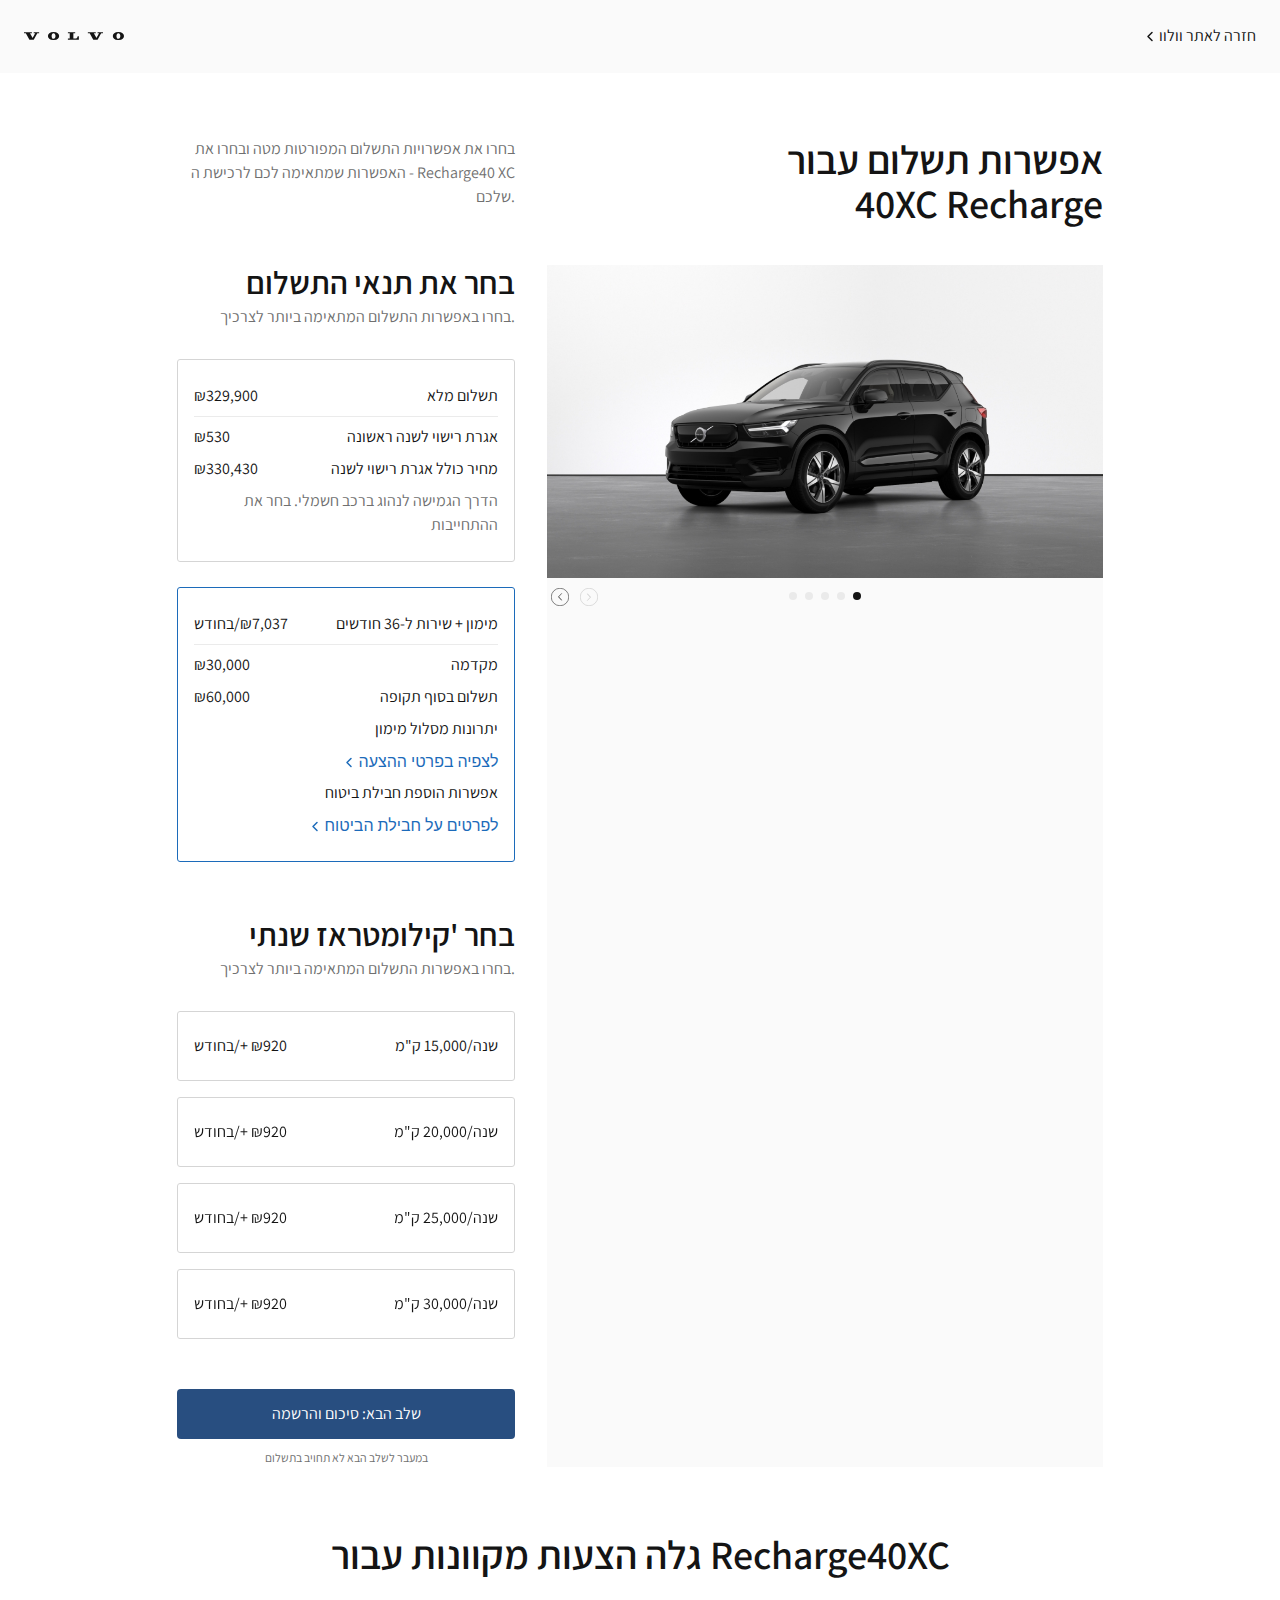
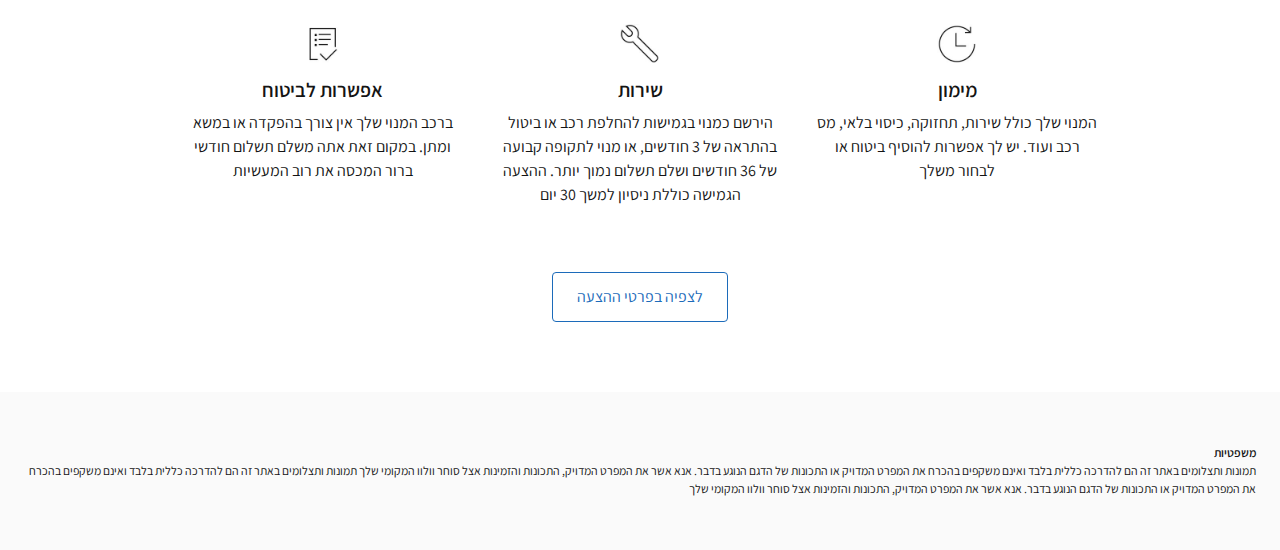
<file: payment.html>
<!DOCTYPE html>
<html lang="he-IL" dir="rtl">

<head>
  <!-- Meta -->
  <meta charset="UTF-8">
  <meta name="viewport" content="width=device-width, initial-scale=1.0">
  <meta name="description" content="Volvo Cars">
  <title>Volvo Cars — Payment</title>

  <!-- Style (Vendor) -->
  <link rel="stylesheet" href="css/swiper-bundle.min.css">

  <!-- Style -->
  <link rel="stylesheet" href="css/style.css">
  <link rel="stylesheet" href="css/payment.css">

  <!-- Favicon -->
  <link rel="icon" href="img/global/favicon.png">
</head>

<body>

  <!-- Header -->
  <header class="header">
    <!-- Top -->
    <div class="header-top f-assistant">
      <div class="container-fluid">
        <a href="#" class="p1">חזרה לאתר וולוו <svg class="arrow arrow-left" width="11" height="11" fill="none"
            xmlns="http://www.w3.org/2000/svg">
            <path d="M2 1.5l4 4-4 4" stroke-width="1.5" stroke-linecap="round" stroke-linejoin="round"></path>
          </svg></a>
        <!-- Logo -->
        <div class="header-logo">
          <img src="img/global/logo.svg" alt="volvo-logo">
        </div>
      </div>
    </div>
    <!-- Bottom -->
    <div class="header-bottom f-assistant">
      <div class="container-lg">
        <!-- Links -->
        <div class="header-links">
          <a href="#" class="p1">‏40 שלךXC Recharge אפשרות תשלום עבור</a>
        </div>
        <!-- Next -->
        <div class="header-next">
          <!-- Price Dropdown -->
          <div class="header-price">
            <!-- Dropdown -->
            <div class="dropdown">
              <!-- Toggler -->
              <div class="dropdown-toggler">
                <!-- Full Price -->
                <!-- <div class="full-price">
                  <span class="h3">
                    ₪329,900
                    <span>
                      <svg class="arrow arrow-down" width="11" height="11" fill="none" xmlns="http://www.w3.org/2000/svg">
                        <path d="M2 1.5l4 4-4 4" stroke-width="1.5" stroke-linecap="round" stroke-linejoin="round"></path>
                      </svg></a>
                    </span>
                  </span>
                  <span class="p3 text-gray"><span>:אגרת רישוי</span><span>₪530</span></span>
                  <span class="p3 text-gray"><span>:מחיר כולל</span><span>₪330,430</span></span>
                </div> -->
                <!-- Subscription -->
                <div class="subscription">
                  <span class="p3 text-gray">-החל מ</span>
                  <span class="h3">
                    ₪5,400
                    /
                    חודש
                    <span>
                      <svg class="arrow arrow-down" width="11" height="11" fill="none" xmlns="http://www.w3.org/2000/svg">
                        <path d="M2 1.5l4 4-4 4" stroke-width="1.5" stroke-linecap="round" stroke-linejoin="round"></path>
                      </svg>
                    </span>
                  </span>
                  <span class="p3 text-gray">במסלול מימון לפי התקנון</span>
                </div>
              </div>
              <!-- Menu -->
              <div class="dropdown-menu">
                <!-- Header -->
                <div class="dropdown-header">
                  <div class="btn-group">
                    <a href="#" class="btn btn-secondary btn-lg active">תשלום מלא</a>
                    <a href="#" class="btn btn-secondary btn-lg">מימון + שירות</a>
                  </div>
                </div>
                <!-- Main -->
                <div class="dropdown-main">
                  <!-- Design -->
                  <div class="design">
                    <h3 class="h2 f-assistant semi-bold">הרכב שלך</h3>
                    <!-- Full Price -->
                    <!-- <div class="full-price">
                      <div class="design-table"> -->
                    <!-- Group -->
                    <!-- <div class="group">
                          <a href="#" class="link p1 f-assistant">הרכב שבחרת</a>
                          <p class="p1 f-assistant"><span>XC40 Recharge Pro</span><span>₪9,201 +</span></p>
                        </div> -->
                    <!-- Group -->
                    <!-- <div class="group">
                          <a href="#" class="link p1 f-assistant">רמת גימור</a>
                          <p class="p1 f-assistant"><span>Recharge Pro</span><span>₪9,201 +</span></p>
                        </div> -->
                    <!-- Group -->
                    <!-- <div class="group">
                          <a href="#" class="link p1 f-assistant">מנוע</a>
                          <p class="p1 f-assistant"><span>Twin</span><span>₪12,011 +</span></p>
                        </div> -->
                    <!-- Group -->
                    <!-- <div class="group">
                          <a href="#" class="link p1 f-assistant">צבע</a>
                          <p class="p1 f-assistant">Black Stone</p>
                        </div> -->
                    <!-- Group -->
                    <!-- <div class="group">
                          <a href="#" class="link p1 f-assistant">גלגלים</a>
                          <p class="p1 f-assistant">20″ 5-Double Spoke Black Diamond Cut</p>
                        </div> -->
                    <!-- Group -->
                    <!-- <div class="group">
                          <a href="#" class="link p1 f-assistant">אביזרי עיצוב חיצוני</a>
                          <p class="p1 f-assistant">ערכת עיצוב חיצונית</p>
                        </div> -->
                    <!-- Group -->
                    <!-- <div class="group">
                          <a href="#" class="link p1 f-assistant">עיצוב פנים</a>
                          <p class="p1 f-assistant"><span>'ריפוד בז' פרימיום ודיפון פנים בז</span><span>₪920 +</span></p>
                        </div> -->
                    <!-- Group -->
                    <!-- <div class="group">
                          <a href="#" class="link p1 f-assistant">אבזור אופציונאלי</a>
                          <p class="p1 f-assistant"><span>משא אופניים לוו גרירה (עד זוגות 3)</span><span>₪920 +</span></p>
                          <p class="p1 f-assistant"><span>גגון</span><span>₪520 +</span></p>
                        </div>
                      </div>
                    </div> -->
                    <!-- Subscription -->
                    <div class="subscription">
                      <div class="design-table">
                        <!-- Group -->
                        <div class="group">
                          <a href="#" class="link p1 f-assistant semi-bold">הרכב שבחרת</a>
                          <p class="p1 f-assistant"><span>XC40 Recharge Pro</span><span>₪5,400/חודש</span></p>
                        </div>
                        <!-- Group -->
                        <div class="group">
                          <a href="#" class="link p1 f-assistant semi-bold">רמת גימור</a>
                          <p class="p1 f-assistant"><span>Recharge Pro</span><span>₪920 +/חודש</span></p>
                        </div>
                        <!-- Group -->
                        <div class="group">
                          <a href="#" class="link p1 f-assistant semi-bold">מנוע</a>
                          <p class="p1 f-assistant"><span>Twin</span><span>₪920 +/חודש</span></p>
                        </div>
                        <!-- Group -->
                        <div class="group">
                          <a href="#" class="link p1 f-assistant semi-bold">צבע</a>
                          <p class="p1 f-assistant">Black Stone</p>
                        </div>
                        <!-- Group -->
                        <div class="group">
                          <a href="#" class="link p1 f-assistant semi-bold">גלגלים</a>
                          <p class="p1 f-assistant">20″ 5-Double Spoke Black Diamond Cut</p>
                        </div>
                        <!-- Group -->
                        <div class="group">
                          <a href="#" class="link p1 f-assistant semi-bold">אביזרי עיצוב חיצוני</a>
                          <p class="p1 f-assistant">ערכת עיצוב חיצונית</p>
                        </div>
                        <!-- Group -->
                        <div class="group">
                          <a href="#" class="link p1 f-assistant semi-bold">עיצוב פנים</a>
                          <p class="p1 f-assistant"><span>'ריפוד בז' פרימיום ודיפון פנים בז</span><span>₪920
                              +/חודש</span></p>
                        </div>
                        <!-- Group -->
                        <div class="group">
                          <a href="#" class="link p1 f-assistant semi-bold">אבזור אופציונאלי</a>
                          <p class="p1 f-assistant"><span>משא אופניים לוו גרירה (עד זוגות 3)</span><span>₪920
                              +/חודש</span></p>
                          <p class="p1 f-assistant"><span>גגון</span><span>₪920 +/חודש</span></p>
                        </div>
                      </div>
                    </div>
                  </div>
                  <!-- Price -->
                  <div class="price">
                    <h3 class="h3 f-assistant semi-bold">מחיר</h3>
                    <!-- Full Price -->
                    <!-- <div class="full-price">
                      <p class="p1 f-assistant semi-bold"><span>תשלום מלא</span><span>₪329,900</span></p>
                      <p class="p1 f-assistant semi-bold"><span>אגרת רישוי לשנה ראשונה</span><span>₪530</span></p>
                      <p class="p1 f-assistant semi-bold"><span>מחיר כולל אגרת רישוי לשנה ראשונה</span><span>₪330,430</span></p>
                    </div> -->
                    <!-- Subscription -->
                    <div class="subscription">
                      <p class="p1 f-assistant semi-bold"><span>תשלום חודשי ל-36 חודשים</span><span>₪5,400/חודש</span>
                      </p>
                      <p class="p1 f-assistant semi-bold"><span>מקדמה</span><span>₪30,000</span></p>
                      <p class="p1 f-assistant semi-bold"><span>תשלום בסוף תקופה</span><span>₪60,000</span></p>
                      <p class="p3 f-assistant text-gray">במסלול מימון + שירות בכפוף </p>
                    </div>
                  </div>
                  <!-- Offer -->
                  <div class="offer">
                    <h3 class="h3 f-assistant semi-bold">מה כלול בהצעה</h3>
                    <ul class="p2 f-assistant">
                      <!-- Item -->
                      <li>
                        <svg xmlns="http://www.w3.org/2000/svg" width="11.609" height="10.251"
                          viewBox="0 0 11.609 10.251">
                          <path data-name="Path 132" d="M2831.343,3292.74l3.062,3.8,6.438-8"
                            transform="translate(-2830.289 -3287.49)" fill="none" stroke="#141414"
                            stroke-linecap="round" stroke-width="1.5"></path>
                        </svg>
                        התראה של 3 חודשים
                      </li>
                      <!-- Item -->
                      <li>
                        <svg xmlns="http://www.w3.org/2000/svg" width="11.609" height="10.251"
                          viewBox="0 0 11.609 10.251">
                          <path data-name="Path 132" d="M2831.343,3292.74l3.062,3.8,6.438-8"
                            transform="translate(-2830.289 -3287.49)" fill="none" stroke="#141414"
                            stroke-linecap="round" stroke-width="1.5"></path>
                        </svg>
                        ללא עלויות נסתרות
                      </li>
                      <!-- Item -->
                      <li>
                        <svg xmlns="http://www.w3.org/2000/svg" width="11.609" height="10.251"
                          viewBox="0 0 11.609 10.251">
                          <path data-name="Path 132" d="M2831.343,3292.74l3.062,3.8,6.438-8"
                            transform="translate(-2830.289 -3287.49)" fill="none" stroke="#141414"
                            stroke-linecap="round" stroke-width="1.5"></path>
                        </svg>
                        הכל כלול
                      </li>
                      <!-- Item -->
                      <li>
                        <svg xmlns="http://www.w3.org/2000/svg" width="11.609" height="10.251"
                          viewBox="0 0 11.609 10.251">
                          <path data-name="Path 132" d="M2831.343,3292.74l3.062,3.8,6.438-8"
                            transform="translate(-2830.289 -3287.49)" fill="none" stroke="#141414"
                            stroke-linecap="round" stroke-width="1.5"></path>
                        </svg>
                        תקופת ניסיון ראשונה של 30 יום
                      </li>
                      <!-- Item -->
                      <li>
                        <svg xmlns="http://www.w3.org/2000/svg" width="11.609" height="10.251"
                          viewBox="0 0 11.609 10.251">
                          <path data-name="Path 132" d="M2831.343,3292.74l3.062,3.8,6.438-8"
                            transform="translate(-2830.289 -3287.49)" fill="none" stroke="#141414"
                            stroke-linecap="round" stroke-width="1.5"></path>
                        </svg>
                        תחזוקת שירות
                      </li>
                    </ul>
                    <a href="#" class="link p1">
                      לצפיה בפרטי ההצעה
                      <svg class="arrow arrow-left" width="11" height="11" fill="none"
                        xmlns="http://www.w3.org/2000/svg">
                        <path d="M2 1.5l4 4-4 4" stroke-width="1.5" stroke-linecap="round" stroke-linejoin="round">
                        </path>
                      </svg>
                    </a>
                  </div>
                  <!-- Insurance -->
                  <div class="insurance">
                    <p class="p1 f-assistance">אפשרות הוספת חבילת ביטוח</p>
                    <a href="#" class="link p1">
                      לפרטים על חבילת הביטוח
                      <svg class="arrow arrow-left" width="11" height="11" fill="none"
                        xmlns="http://www.w3.org/2000/svg">
                        <path d="M2 1.5l4 4-4 4" stroke-width="1.5" stroke-linecap="round" stroke-linejoin="round">
                        </path>
                      </svg>
                    </a>
                  </div>
                  <!-- Additional Details -->
                  <div class="additional-details">
                    <p class="p1 f-assistant">דרג זיהום <span class="p-level level-1">1</span></p>
                    <p class="p1 f-assistant">רמת איבזור בטיחותי <span class="s-level s-level-7">7</span></p>
                    <a href="#" class="p1 f-assistant">volvocars.co.il :לפרטים</a>
                  </div>
                </div>
                <!-- Footer -->
                <div class="dropdown-footer">
                  <p class="p3 f-assistant semi-bold">
                    משפטיות
                  </p>
                  <p class="p3 f-assistant">
                    תמונות ותצלומים באתר זה הם להדרכה כללית בלבד ואינם משקפים בהכרח את המפרט המדויק או התכונות של הדגם
                    הנוגע בדבר. אנא אשר את המפרט המדויק, התכונות והזמינות אצל סוחר וולוו המקומי שלך תמונות ותצלומים באתר
                    זה הם להדרכה כללית בלבד ואינם משקפים בהכרח את המפרט המדויק או התכונות של הדגם הנוגע בדבר. אנא אשר את
                    המפרט המדויק, התכונות והזמינות אצל סוחר וולוו המקומי שלך
                  </p>
                </div>
              </div>
            </div>
          </div>
          <a href="#" class="btn btn-primary">קבל הצעה</a>
        </div>
      </div>
    </div>
  </header>

  <!-- Payment Page -->
  <div class="payment-page">
    <div class="container">
      <!-- Heading -->
      <div class="payment-heading">
        <h1 class="h1 f-assistant semi-bold">
          <span>
            ‏אפשרות תשלום עבור
          </span>
          <br>
          40XC Recharge
        </h1>
        <p class="p1 f-assistant text-gray"> בחרו את אפשרויות התשלום המפורטות מטה ובחרו את
          Recharge40 XC  - האפשרות שמתאימה לכם לרכישת ה
          .שלכם</p>
      </div>
      <!-- Payment -->
      <div class="payment">
        <!-- Sticky Gallery -->
        <div class="sticky-gallery">
          <div class="sticky-gallery-wrapper">
            <div class="sticky-wrapper">
              <!-- Swiper -->
              <div class="swiper-container">
                <div class="swiper-wrapper">
                  <div class="swiper-slide">
                    <img src="img/global/car-2.jpg" alt="volvo-car-img">
                  </div>
                  <div class="swiper-slide">
                    <img src="img/global/car-2.jpg" alt="volvo-car-img">
                  </div>
                  <div class="swiper-slide">
                    <img src="img/global/car-2.jpg" alt="volvo-car-img">
                  </div>
                  <div class="swiper-slide">
                    <img src="img/global/car-2.jpg" alt="volvo-car-img">
                  </div>
                  <div class="swiper-slide">
                    <img src="img/global/car-2.jpg" alt="volvo-car-img">
                  </div>
                </div>
              </div>
              <div class="swiper-arrows">
                <div class="swiper-button-next"></div>
                <div class="swiper-button-prev"></div>
              </div>
              <div class="swiper-pagination"></div>
            </div>
          </div>
        </div>
        <!-- Options -->
        <div class="payment-options">
          <h2 class="h2 f-assistant semi-bold">בחר את תנאי התשלום</h2>
          <p class="p1 f-assistant text-gray">.בחרו באפשרות התשלום המתאימה ביותר לצרכיך</p>
          <!-- Options -->
          <div class="option-group">
            <!-- Option -->
            <div class="option">
              <p class="p1 f-assistant"><span>תשלום מלא</span><span>₪329,900</span></p>
              <p class="p1 f-assistant"><span>אגרת רישוי לשנה ראשונה</span><span>₪530</span></p>
              <p class="p1 f-assistant"><span>מחיר כולל אגרת רישוי לשנה</span><span>₪330,430</span></p>
              <p class="p1 f-assistant text-gray">הדרך הגמישה לנהוג ברכב חשמלי. בחר את ההתחייבות</p>
            </div>
            <!-- Option -->
            <div class="option active">
              <p class="p1 f-assistant"><span>מימון + שירות ל-36 חודשים</span><span>₪7,037/בחודש</span></p>
              <p class="p1 f-assistant"><span>מקדמה</span><span>₪30,000</span></p>
              <p class="p1 f-assistant"><span>תשלום בסוף תקופה</span><span>₪60,000</span></p>
              <p class="p1 f-assistant">יתרונות מסלול מימון</p>
              <a href="#" class="link p1">
                לצפיה בפרטי ההצעה
                <svg class="arrow arrow-left" width="11" height="11" fill="none" xmlns="http://www.w3.org/2000/svg">
                  <path d="M2 1.5l4 4-4 4" stroke-width="1.5" stroke-linecap="round" stroke-linejoin="round"></path>
                </svg>
              </a>
              <p class="p1 f-assistant">אפשרות הוספת חבילת ביטוח</p>
              <a href="#" class="link p1">
                לפרטים על חבילת הביטוח
                <svg class="arrow arrow-left" width="11" height="11" fill="none" xmlns="http://www.w3.org/2000/svg">
                  <path d="M2 1.5l4 4-4 4" stroke-width="1.5" stroke-linecap="round" stroke-linejoin="round"></path>
                </svg>
              </a>
            </div>
          </div>
          <!-- Subscription -->
          <div class="subscription-block">
            <h2 class="h2 f-assistant semi-bold">בחר 'קילומטראז שנתי</h2>
            <p class="p1 f-assistant text-gray">.בחרו באפשרות התשלום המתאימה ביותר לצרכיך</p>
            <!-- Options -->
            <div class="option-group">
              <!-- Option -->
              <div class="option">
                <p class="p1 f-assistant"><span>שנה/‏15,000 ק"מ</span><span>₪920 +/בחודש</span></p>
              </div>
              <!-- Option -->
              <div class="option">
                <p class="p1 f-assistant"><span>שנה/‏20,000 ק"מ</span><span>₪920 +/בחודש</span></p>
              </div>
              <!-- Option -->
              <div class="option">
                <p class="p1 f-assistant"><span>שנה/‏25,000 ק"מ</span><span>₪920 +/בחודש</span></p>
              </div>
              <!-- Option -->
              <div class="option">
                <p class="p1 f-assistant"><span>שנה/‏30,000 ק"מ</span><span>₪920 +/בחודש</span></p>
              </div>
            </div>
          </div>
          <a href="#" class="btn btn-primary btn-lg">שלב הבא: סיכום והרשמה</a>
          <p class="p3 f-assistant text-gray">במעבר לשלב הבא לא תחויב בתשלום</p>
        </div>
      </div>
      <!-- Offers -->
      <div class="offers">
        <h2 class="h1 f-assistant semi-bold">Recharge40XC גלה הצעות מקוונות עבור</h2>
        <ul>
          <!-- Item -->
          <li>
            <img src="img/icons/clock.jpg" alt="clock-icon">
            <h3 class="h3 f-assistant semi-bold">מימון</h3>
            <p class="p1 f-assistant">המנוי שלך כולל שירות, תחזוקה, כיסוי בלאי,
              מס רכב ועוד. יש לך אפשרות להוסיף ביטוח או
              לבחור משלך</p>
          </li>
          <!-- Item -->
          <li>
            <img src="img/icons/service.jpg" alt="service-icon">
            <h3 class="h3 f-assistant semi-bold">שירות</h3>
            <p class="p1 f-assistant">הירשם כמנוי בגמישות להחלפת רכב או ביטול בהתראה של 3 חודשים, או מנוי לתקופה קבועה
              של 36 חודשים ושלם תשלום נמוך יותר. ההצעה הגמישה כוללת ניסיון למשך 30 יום</p>
          </li>
          <!-- Item -->
          <li>
            <img src="img/icons/list.jpg" alt="list-icon">
            <h3 class="h3 f-assistant semi-bold">אפשרות לביטוח</h3>
            <p class="p1 f-assistant">ברכב המנוי שלך אין צורך בהפקדה או במשא ומתן. במקום זאת אתה משלם תשלום חודשי ברור
              המכסה את רוב המעשיות</p>
          </li>
        </ul>
        <a href="#" class="btn btn-secondary">לצפיה בפרטי ההצעה</a>
      </div>
    </div>
  </div>

  <!-- Footer -->
  <footer class="footer">
    <div class="container-lg f-assistant">
      <p class="p3 semi-bold">משפטיות</p>
      <p class="p3">תמונות ותצלומים באתר זה הם להדרכה כללית בלבד ואינם משקפים בהכרח את המפרט המדויק או התכונות של הדגם
        הנוגע בדבר. אנא אשר את המפרט המדויק, התכונות והזמינות אצל סוחר וולוו המקומי שלך תמונות ותצלומים באתר זה הם
        להדרכה כללית בלבד ואינם משקפים בהכרח את המפרט המדויק או התכונות של הדגם הנוגע בדבר. אנא אשר את המפרט המדויק,
        התכונות והזמינות אצל סוחר וולוו המקומי שלך</p>
    </div>
  </footer>

  <!-- Script (Vendor) -->
  <script src="js/swiper-bundle.min.js"></script>
  <script src="js/gsap.min.js"></script>

  <!-- Script -->
  <script src="js/app.js"></script>
  <script src="js/payment.js"></script>

</body>

</html>
</file>
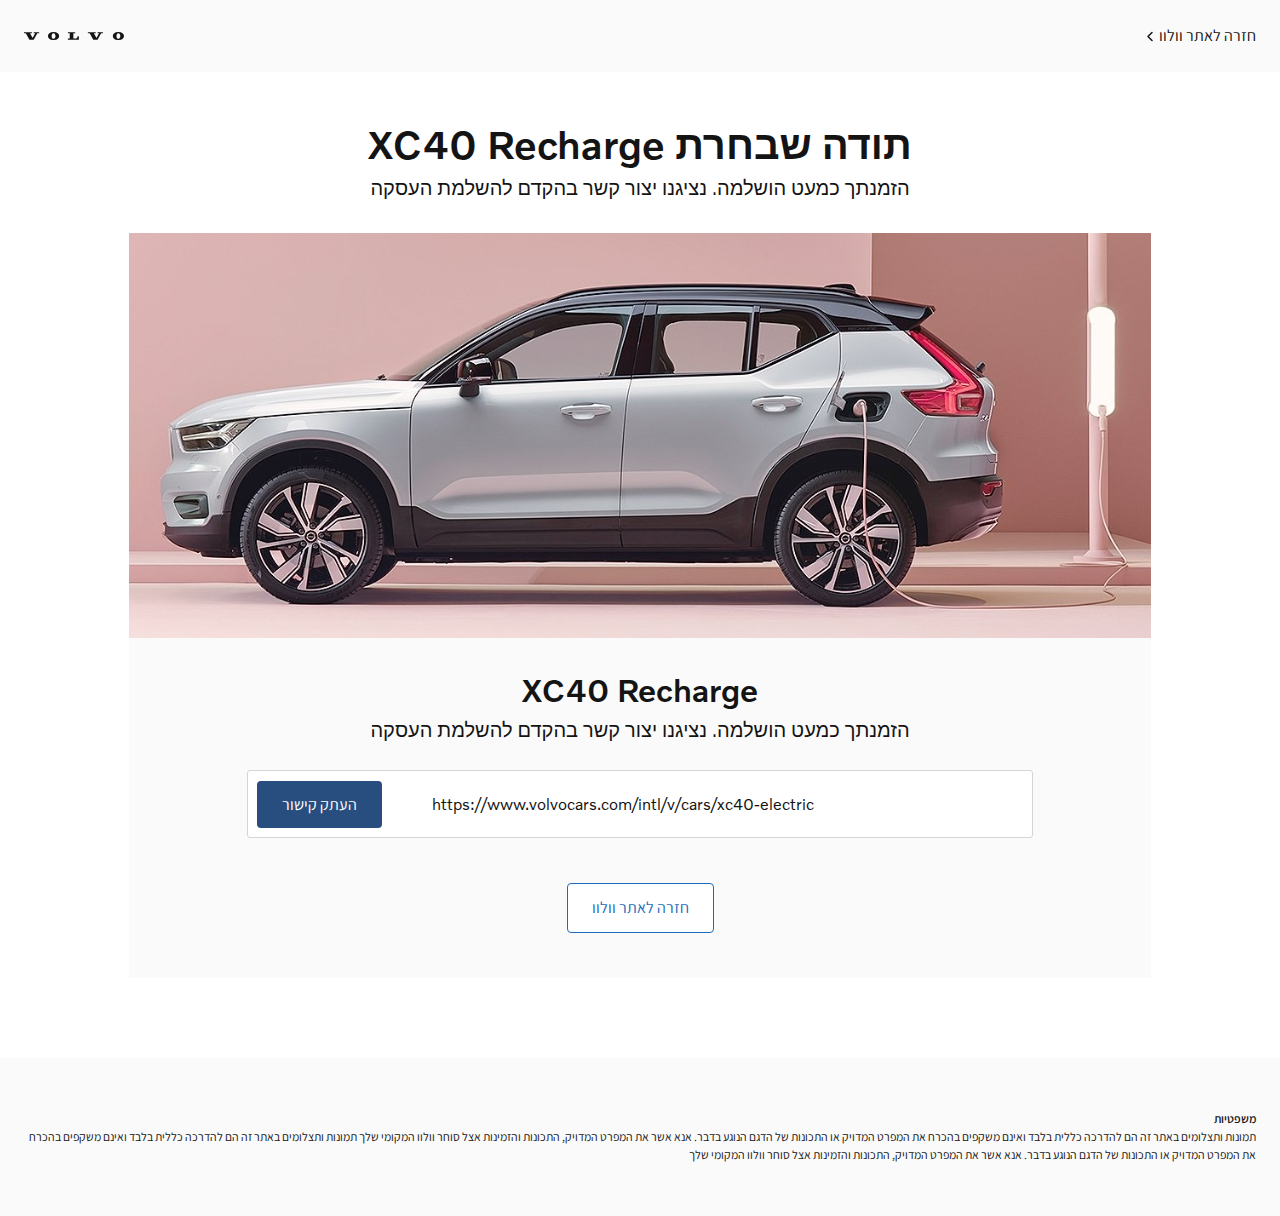
<file: thank-you.html>
<!DOCTYPE html>
<html lang="he-IL" dir="rtl">

<head>
  <!-- Meta -->
  <meta charset="UTF-8">
  <meta name="viewport" content="width=device-width, initial-scale=1.0">
  <meta name="description" content="Volvo Cars">
  <title>Volvo Cars — Main</title>

  <!-- Style (Vendor) -->
  <link rel="stylesheet" href="css/swiper-bundle.min.css">

  <!-- Style -->
  <link rel="stylesheet" href="css/style.css">
  <link rel="stylesheet" href="css/thank-you.css">

  <!-- Favicon -->
  <link rel="icon" href="img/global/favicon.png">
</head>

<body>

  <!-- Header -->
  <header class="header">
    <!-- Top -->
    <div class="header-top f-assistant">
      <div class="container-fluid">
        <a href="#" class="p1">חזרה לאתר וולוו <svg class="arrow arrow-left" width="11" height="11" fill="none"
            xmlns="http://www.w3.org/2000/svg">
            <path d="M2 1.5l4 4-4 4" stroke-width="1.5" stroke-linecap="round" stroke-linejoin="round"></path>
          </svg></a>
        <!-- Logo -->
        <div class="header-logo">
          <img src="img/global/logo.svg" alt="volvo-logo">
        </div>
      </div>
    </div>
  </header>

  <!-- Thank You Page -->
  <div class="thank-you-page">
    <div class="container">
      <h1 class="h1 semi-bold">תודה שבחרת <span class="f-volvo medium">XC40 Recharge</span></h1>
      <p class="h3 regular">הזמנתך כמעט הושלמה. נציגנו יצור קשר בהקדם להשלמת העסקה</p>
      <div class="img">
        <img src="img/global/car-19.jpg" alt="volvo-car-img">
      </div>
      <div class="text">
        <h2 class="h2 medium">XC40 Recharge</h2>
        <p class="h3 regular">הזמנתך כמעט הושלמה. נציגנו יצור קשר בהקדם להשלמת העסקה</p>
        <div class="box">
          <a href="#" class="p1">https://www.volvocars.com/intl/v/cars/xc40-electric</a>
          <button class="btn btn-primary btn-lg">העתק קישור</button>
        </div>
        <a href="#" class="btn btn-secondary btn-lg">חזרה לאתר וולוו</a>
      </div>
    </div>
  </div>

  <!-- Footer -->
  <footer class="footer">
    <div class="container-lg f-assistant">
      <p class="p3 semi-bold">משפטיות</p>
      <p class="p3">תמונות ותצלומים באתר זה הם להדרכה כללית בלבד ואינם משקפים בהכרח את המפרט המדויק או התכונות של הדגם
        הנוגע בדבר. אנא אשר את המפרט המדויק, התכונות והזמינות אצל סוחר וולוו המקומי שלך תמונות ותצלומים באתר זה הם
        להדרכה כללית בלבד ואינם משקפים בהכרח את המפרט המדויק או התכונות של הדגם הנוגע בדבר. אנא אשר את המפרט המדויק,
        התכונות והזמינות אצל סוחר וולוו המקומי שלך</p>
    </div>
  </footer>

  <!-- Script (Vendor) -->
  <script src="js/swiper-bundle.min.js"></script>
  <script src="js/gsap.min.js"></script>

  <!-- Script -->
  <script src="js/app.js"></script>

</body>

</html>
</file>
<file: css/style.css>
/* #Fonts
================================================== */
@font-face {
  font-family: 'volvo';
  src: url('../font/Volvo\ Novum-Light.otf');
  font-weight: 200;
  font-style: normal;
}

@font-face {
  font-family: 'volvo';
  src: url('../font/Volvo\ Novum-Regular.otf');
  font-weight: 400;
  font-style: normal;
}

@font-face {
  font-family: 'volvo';
  src: url('../font/Volvo\ Novum-Medium.otf');
  font-weight: 500;
  font-style: normal;
}

@font-face {
  font-family: 'assistant';
  src: url('../font/Assistant-Regular.ttf');
  font-weight: 400;
  font-style: normal;
}

@font-face {
  font-family: 'assistant';
  src: url('../font/Assistant-SemiBold.ttf');
  font-weight: 600;
  font-style: normal;
}

@font-face {
  font-family: 'assistant';
  src: url('../font/Assistant-Bold.ttf');
  font-weight: 700;
  font-style: normal;
}

/* #Global
================================================== */
body {
  font-family: 'volvo', sans-serif;
  font-weight: 400;
  line-height: 1.5;
  letter-spacing: 0;
  max-width: 100%;
  color: #141414;

  /* Padding for Header */
  padding-top: 72px;
}

@media (max-width: 479.98px) {

  /* Padding for Header */
  body {
    padding-top: 54px;
  }
}

body.no-scroll {
  overflow: hidden;
}

body::after {
  transition: opacity .4s ease-in-out, visibility .4s ease-in-out;
  content: '';
  position: fixed;
  top: 0;
  left: 0;
  width: 100%;
  height: 100%;
  background-color: rgba(20, 20, 20, 0.3);
  visibility: hidden;
  opacity: 0;
  z-index: 100;
}

body.overlay::after {
  opacity: 1;
  visibility: visible;
}


body::before {
  transition: opacity .4s ease-in-out, visibility .4s ease-in-out;
  content: '';
  position: fixed;
  top: 0;
  left: 0;
  width: 100%;
  height: 100%;
  background-color: rgba(20, 20, 20, 0.3);
  visibility: hidden;
  opacity: 0;
  z-index: 1100;
}

body.overlay-2::before {
  opacity: 1;
  visibility: visible;
}

*,
*::after,
*::before {
  margin: 0;
  padding: 0;
  box-sizing: border-box;
}

*:focus {
  outline: none;
  box-shadow: none;
}

h1,
h2,
h3,
h4,
h5,
h6,
p {
  padding: 0;
  margin: 0;
}

figure {
  margin: 0;
  padding: 0;
}

img,
video,
picture {
  max-width: 100%;
  display: block;
}

ul {
  list-style: none;
}

a {
  text-decoration: none;
  color: inherit;
}

button {
  cursor: pointer;
}

input,
textarea,
button {
  font-family: inherit;
}

/* #Utilities
================================================== */
.container,
.container-lg,
.container-fluid {
  margin: 0 auto;
  padding: 0 24px;
}

.container {
  max-width: 1070px;
}

.container-lg {
  max-width: 1280px;
}

.w-100 {
  width: 100% !important;
}

.arrow {
  vertical-align: middle;
  margin-right: 2px;
  stroke: #141414;
  color: #141414;
}

.arrow-left {
  transform: rotate(180deg);
  margin-bottom: 2px;
}

.arrow-down {
  transform: rotate(90deg);
  margin-bottom: -1px;
}

.arrow-right {
  transform: rotate(0);
}

/* #Typography
================================================== */
.f-assistant {
  font-family: 'assistant', sans-serif !important;
}

.f-volvo {
  font-family: 'volvo', sans-serif !important;
}

.light {
  font-weight: 200 !important;
}

.regular {
  font-weight: 300 !important;
}

.medium {
  font-weight: 500 !important;
}

.semi-bold {
  font-weight: 600 !important;
}

.text-center {
  text-align: center;
}

.text-black {
  color: #141414 !important;
}

.text-gray {
  color: #707070 !important;
}

.text-blue {
  color: #1C6BBA !important;
}

.h1 {
  font-size: 40px;
  line-height: 1.1;
}

.h2 {
  font-size: 32px;
  line-height: 1.1;
}

.h3 {
  font-size: 20px;
  line-height: 1.1;
}

.p1 {
  font-size: 16px;
}

.p2 {
  font-size: 14px;
}

.p3 {
  font-size: 12px;
}

@media (max-width: 1023.98px) {
  .h1 {
    font-size: 36px;
  }

  .h2 {
    font-size: 28px;
  }
}

@media (max-width: 479.98px) {
  .h1 {
    font-size: 32px;
  }

  .h2 {
    font-size: 24px;
  }
}

/* #Buttons & Links
================================================== */
.btn {
  display: inline-block;
  padding: 12px 24px;
  text-align: center;
  font-size: 14px;
  border-radius: 4px;
  font-family: 'assistant', sans-serif;
  font-weight: 500;
  transition: all .3s ease-out;
  border: 1.5px solid transparent;
}

.btn-primary {
  background: #284e80;
  color: #fff;
}

.btn-primary:hover {
  background: #141414;
}

.btn-secondary {
  border-color: #1C6BBA;
  color: #1C6BBA;
  background: white;
}

.btn-secondary:hover,
.btn-secondary.active {
  background: #1C6BBA;
  color: white;
}

.btn-lg {
  font-size: 16px;
}

.link {
  color: #1C6BBA;
}

.link svg {
  stroke: #1c6bba;
  color: #1c6bba;
  transform: rotate(180deg);
  vertical-align: middle;
  margin-bottom: 2px;
}

/* #Swiper Overrides
================================================== */
.swiper-arrows {
  width: 100%;
  display: flex;
  justify-content: space-between;
  flex-direction: row-reverse;
  position: absolute;
  top: 50%;
  left: 0;
  transform: translateY(-50%);
}

.swiper-arrows .swiper-button-next,
.swiper-arrows .swiper-button-prev {
  position: static;
  margin-top: 0;
  transform: rotate(180deg);
  width: 35px;
  height: 35px;
  background-size: contain;
  background-position: center;
  background-repeat: no-repeat;
}

.swiper-arrows .swiper-button-next::after,
.swiper-arrows .swiper-button-prev::after {
  display: none;
}

.swiper-arrows .swiper-button-next {
  left: 0;
  background-image: url('../img/global/swiper-arrow-right.svg')
}

.swiper-arrows .swiper-button-prev {
  right: 0;
  background-image: url('../img/global/swiper-arrow-left.svg')
}

.swiper-arrows .swiper-button-next.swiper-button-disabled,
.swiper-arrows .swiper-button-prev.swiper-button-disabled {
  opacity: 0;
}

.swiper-pagination-bullet {
  margin: 0 4px;
  opacity: 1;
  background: #EAEAEA;
}

.swiper-pagination-bullet-active {
  background: #141414;
}

/* #Option & Loading
================================================== */
.option {
  position: relative;
  cursor: pointer;
  border: 1px solid transparent;
}

.option.active {
  border: 1px solid #1C6BBA;
}

.option.loading::after {
  content: '';
  position: absolute;
  top: 0;
  left: 0;
  width: 100%;
  height: 100%;
  background-color: white;
  z-index: 1;
  border-radius: 3px;
}

.option.circle-option.loading::after {
  border-radius: 50%;
}

.option.loading::before {
  content: '';
  position: absolute;
  top: 50%;
  left: 50%;
  transform: translate(-50%, -50%);
  width: 32px;
  height: 32px;
  border-radius: 50%;
  background-image: url('../img/global/spinner.gif');
  background-size: contain;
  background-position: center;
  z-index: 2;
}

/* #Header
================================================== */
.header {
  background-color: #FAFAFA;
  position: fixed;
  top: 0;
  left: 0;
  width: 100%;
  z-index: 1000;
  transition: all cubic-bezier(0.4, 0.0, 0.2, 1) .4s;
}

.header.hide-top {
  transform: translateY(-72px);
}

.header.hide-top .header-top {
  opacity: 0;
}

.header .header-bottom {
  margin-top: -97px;
  opacity: 0;
}

.header.show-bottom .header-bottom {
  margin-top: 0;
  opacity: 1;
}

/* Top */
.header-top {
  padding: 24px 0;
  background-color: #FAFAFA;
  opacity: 1;
  transition: all cubic-bezier(0.4, 0.0, 0.2, 1) .4s;
  position: relative;
  z-index: 1;
}

.header-top .container-fluid {
  display: flex;
  align-items: center;
  justify-content: space-between;
}

.header-logo {
  width: 100px;
}

/* Bottom */
.header-bottom {
  padding: 24px 0;
  transition: all cubic-bezier(0.4, 0.0, 0.2, 1) .4s;
  background-color: #FAFAFA;
}

.header-bottom .container-lg {
  display: flex;
  align-items: center;
  justify-content: space-between;
}

.header-next {
  display: flex;
  align-items: center;
  position: relative;
}

/* Dropdown */
.header-price .dropdown {
  margin-left: 40px;
}

.header-price .dropdown-toggler {
  display: flex;
  flex-direction: column;
  line-height: 1.15;
  cursor: pointer;
  user-select: none;
}

.header-price .dropdown-toggler .full-price,
.header-price .dropdown-toggler .subscription {
  display: flex;
  flex-direction: column;
}

.header-price .dropdown-toggler .h3 {
  display: flex;
}

.header-price .dropdown-toggler svg {
  transition: transform .4s ease-in-out;
  margin-right: 5px;
}

.header-price .show .dropdown-toggler svg {
  transform: rotate(270deg);
}

.header-price .dropdown-toggler .full-price span {
  display: flex;
  justify-content: space-between;
  align-items: center;
}

.header-price .dropdown-toggler .full-price span span:last-child {
  margin-right: 10px;
}

/* Dropdown Menu */
.header-price .dropdown-menu {
  position: absolute;
  top: 72px;
  left: -24px;
  width: 768px;
  max-height: calc(100vh - 168px);
  height: 0;
  background-color: white;
  overflow-y: auto;
}

.hide-top .header-price .dropdown-menu {
  max-height: calc(100vh - 96px);
}

/* Dropdown Header */
.header-price .dropdown-header {
  display: flex;
  justify-content: center;
  align-items: center;
  padding: 46px 0 28px 0;
}

.header-price .btn-group {
  display: flex;
  align-items: center;
  justify-content: center;
  border-radius: 3px;
  overflow: hidden;
}

.header-price .btn-group .btn {
  border-radius: 0;
}

/* Dropdown Main */
.header-price .dropdown-main {
  margin-bottom: 48px;
  padding: 0 24px;
}

/* Design */
.header-price .design {
  margin-bottom: 18px;
}

.header-price .design .design-table {
  display: grid;
  grid-template-columns: 1fr 1fr;
  column-gap: 60px;
}

.header-price .design .group {
  border-bottom: 1px solid #EBEBEB;
  padding: 24px 0;
}

.header-price .design p {
  display: flex;
  justify-content: space-between;
}

.header-price .design a:not(:last-child),
.header-price .design p:not(:last-child) {
  margin-bottom: 8px;
}

/* Price */
.header-price .price {
  margin-bottom: 48px;
}

.header-price .price h3 {
  margin-bottom: 24px;
}

.header-price .price p {
  display: flex;
  justify-content: space-between;
}

.header-price .price p:not(:last-child) {
  margin-bottom: 12px;
}

/* Offer */
.header-price .offer {
  margin-bottom: 30px;
}

.header-price .offer h3 {
  margin-bottom: 24px;
}

.header-price .offer ul {
  margin-bottom: 12px;
}

.header-price .offer ul li:not(:last-child) {
  margin-bottom: 9px;
}

.header-price .offer ul li svg {
  margin-left: 10px;
}

/* Insurance */
.header-price .insurance {
  margin-bottom: 50px;
}

.header-price .insurance p {
  margin-bottom: 12px;
}

/* Additional Details */
.header-price .additional-details {
  display: flex;
  align-items: center;
}

.header-price .additional-details>*:not(:last-child) {
  margin-left: 25px;
}

.header-price .p-level,
.header-price .s-level {
  line-height: 1.8em;
  padding: 0 5px;
  margin-right: 5px;
  color: white;
}

/* Dropdown Footer */
.header-price .dropdown-footer {
  background-color: #fafafa;
  padding: 24px;
}

.header-links ul {
  display: flex;
  align-items: center;
}

.header-links li:not(:last-child) {
  margin-left: 20px;
}

.header-links a {
  padding: 5px 0;
}

.header-links a.active {
  border-bottom: 1px solid #1C6BBA;
}

@media (max-width: 1023.98px) {

  /* Bottom */
  .header-links {
    display: none;
  }

  .header-bottom .container-lg {
    justify-content: stretch;
  }

  .header-next {
    justify-content: space-between;
    flex-grow: 1;
  }

  .header-price .dropdown {
    margin-left: 10px;
  }

  /* Dropdown Menu */
  .header-price .dropdown-menu {
    left: -24px;
    width: calc(100% + 48px);
    max-height: calc(100vh - 168px);
  }

  .hide-top .header-price .dropdown-menu {
    max-height: calc(100vh - 96px);
  }
}

@media (max-width: 779.98px) {
  .header-price .design .design-table {
    column-gap: 30px;
  }
}

@media (max-width: 479.98px) {
  .header.hide-top {
    transform: translateY(-54px);
  }

  /* Top */
  .header-top {
    padding: 15px 0;
  }

  /* Bottom */
  .header-bottom {
    padding: 15px 0;
  }

  /* Dropdown Menu */
  .header-price .dropdown-menu {
    top: 63px;
    max-height: calc(100vh - 132px);
  }

  .hide-top .header-price .dropdown-menu {
    max-height: calc(100vh - 78px);
  }

  .header-price .dropdown-main {
    padding: 0;
    margin-bottom: 24px;
  }

  /* Design */
  .header-price .design {
    padding: 0 24px;
  }

  .header-price .design .design-table {
    display: block;
  }

  .header-price .design {
    margin-bottom: 24px;
  }

  /* Price & Offer */
  .header-price .price,
  .header-price .offer {
    background-color: #fafafa;
    padding: 24px;
  }

  .header-price .price {
    margin-bottom: 24px;
  }

  .header-price .offer {
    margin-bottom: 0;;
  }

  .header-price .insurance {
    background-color: #fafafa;
    padding: 0 24px 24px 24px;
    margin-bottom: 0;
  }

  .header-price .additional-details {
    padding: 0 24px;
    flex-wrap: wrap;
    margin-top: 24px;
  }

  .header-price .additional-details > * {
    margin-bottom: 24px;
  }

  /* Footer */
  .header-price .dropdown-footer {
    padding: 24px;
  }
}

/* #Footer
================================================== */
.footer {
  background-color: #FAFAFA;
  padding: 52px 0;
}

@media (max-width: 479.98px) {
  .footer {
    padding: 40px 0;
  }
}

/* #Environment & Safety Levels
================================================== */
/* Environment Levels */
.level-1 {
  background: #264f3e;
}

.level-1.active::after {
  border-color: #264f3e transparent transparent transparent;
}

.level-2 {
  background: #106443;
}

.level-2.active::after {
  border-color: #106443 transparent transparent transparent;
}

.level-3 {
  background: #067a48;
}

.level-3.active::after {
  border-color: #067a48 transparent transparent transparent;
}

.level-4 {
  background: #0b924f;
}

.level-4.active::after {
  border-color: #0b924f transparent transparent transparent;
}

.level-5 {
  background: #15a74f;
  border: 0px solid #15a74f;
}

.level-5.active::after {
  border-color: #15a74f transparent transparent transparent;
}

.level-6 {
  background: #4ab848;
}

.level-6.active::after {
  border-color: #4ab848 transparent transparent transparent;
}

.level-7 {
  background: #a5ce39;
}

.level-7.active::after {
  border-color: #a5ce39 transparent transparent transparent;
}

.level-8 {
  background: #f8ef20;
}

.level-8.active::after {
  border-color: #f8ef20 transparent transparent transparent;
}

.level-9 {
  background: #fecc0c;
}

.level-9.active::after {
  border-color: #fecc0c transparent transparent transparent;
}

.level-10 {
  background: #faa61c;
}

.level-10.active::after {
  border-color: #faa61c transparent transparent transparent;
}

.level-11 {
  background: #f58220;
}

.level-11.active::after {
  border-color: #f58220 transparent transparent transparent;
}

.level-12 {
  background: #f15825;
}

.level-12.active::after {
  border-color: #f15825 transparent transparent transparent;
}

.level-13 {
  background: #db3a27;
}

.level-13.active::after {
  border-color: #db3a27 transparent transparent transparent;
}

.level-14 {
  background: #cb232c;
}

.level-14.active::after {
  border-color: #cb232c transparent transparent transparent;
}

.level-15 {
  background: #a82932;
}

.level-15.active::after {
  border-color: #a82932 transparent transparent transparent;
}

/* Safety Levels */
.s-level-0 {
  background: #d22627;
  color: #fff;
}

.s-level-1 {
  background: #ee8222;
  color: #fff;
}

.s-level-2 {
  background: #ffca26;
  color: #fff;
}

.s-level-3 {
  background: #1dba9b;
  color: #fff;
}

.s-level-4 {
  background: #3197ac;
  color: #fff;
}

.s-level-5 {
  background: #219dd3;
  color: #fff;
}

.s-level-6 {
  background: #1184c7;
  color: #fff;
}

.s-level-7 {
  background: #3a7fc2;
  color: #fff;
}

.s-level-8 {
  background: #4166b0;
  color: #fff;
}
</file>
<file: css/index.css>
/* #Main Page
================================================== */
.main-page {
  text-align: center;
}

@media (max-width: 479.98px) {
  .main-page {
    text-align: right;
  }
}

/* #Img Gallery
================================================== */
.img-gallery {
  margin-bottom: 35px;
}

.img-gallery img {
  width: 100%;
}

.img-gallery .swiper-container {
  margin: 0 53px;
  cursor: grab;
}

.img-gallery .swiper-pagination.fraction {
  position: static;
  text-align: left;
  padding-left: 53px;
  font-family: 'assistant', sans-serif;
  font-size: 16px;
}

.img-gallery .swiper-pagination.dots {
  position: static;
  display: none;
}

@media (max-width: 479.98px) {
  .img-gallery {
    margin-bottom: 0;
  }

  .img-gallery .swiper-container {
    margin: 0;
  }

  .img-gallery .swiper-arrows {
    display: none;
  }

  .img-gallery .swiper-pagination.fraction {
    display: none;
  }

  .img-gallery .swiper-pagination.dots {
    display: block;
  }
}

/* #Options
================================================== */
.options {
  padding: 0 53px;
}

.options .row:first-child {
  display: flex;
  flex-wrap: nowrap;
  white-space: nowrap;
  overflow-x: auto;
  width: 100%;
}

.options .row:last-child {
  padding-left: 24px;
}

.option-group:not(:last-of-type) {
  border-left: 1px solid #EBEBEB;
  margin-left: 16px;
}

.option-group p {
  margin-bottom: 10px;
  margin-left: 16px;
  text-align: right;
}

@media (max-width: 479.98px) {
  .options {
    padding: 0;
    padding-right: 24px;
    margin-top: 30px;
    display: flex;
    flex-direction: column-reverse;
  }
}

/* #Circle Option
================================================== */
.circle-option {
  width: 46px;
  height: 46px;
  display: inline-flex;
  align-items: center;
  justify-content: center;
  border-radius: 50%;
  padding: 6px;
  margin-left: 8px;
}

.circle-option span {
  display: block;
  width: 100%;
  height: 100%;
  border-radius: 50%;
  background-size: contain;
  background-position: center;
  background-repeat: no-repeat;
}

/* #Selection
================================================== */
.selection {
  text-align: right;
  margin-top: 28px;
}

.selection h3 {
  margin-bottom: 10px;
}

@media (max-width: 479.98px) {
  .selection {
    margin-top: 0;
    margin-bottom: 25px;
  }

  .selection h3 {
    margin-bottom: 6px;
  }
}

/* #Intro
================================================== */
.main-page .intro {
  margin-bottom: 90px;
}

.main-page .intro .text {
  padding: 50px 0 35px 0;
}

.main-page .intro h1 {
  margin-bottom: 15px;
}

.main-page .intro p {
  max-width: 615px;
  margin: 0 auto;
}

.main-page .img {
  position: relative;
}

.main-page .img .scroll {
  position: absolute;
  bottom: 16px;
  left: 50%;
  transform: translateX(-50%);
  z-index: 1;
  width: 100%;
  color: #fafafa;
  display: flex;
  align-items: center;
  justify-content: center;
}

.main-page .img .scroll a {
  display: flex;
  align-items: center;
  justify-content: center;
  flex-direction: column;
}

.main-page .img .scroll svg {
  stroke: white;
  color: white;
  width: 37px;
  transform: rotate(90deg);
  margin-bottom: 7px;
}

@media (max-width: 479.98px) {
  .main-page .intro .container {
    padding: 0;
  }

  .main-page .intro .text {
    padding: 48px 24px;
  }
}

/* #Style
================================================== */
.main-page .style {
  position: relative;
  margin-bottom: 110px;
}

.main-page .style .container {
  max-width: 1176px;
}

.main-page .style h2 {
  margin-bottom: 30px;
}

.main-page .style .text h3 {
  margin-bottom: 15px;
}

.main-page .style .text p {
  max-width: 535px;
  margin: 0 auto;
}

.main-page .style .text a {
  margin-top: 12px;
  margin-bottom: 18px;
  display: block;
}

.main-page .style .price {
  width: 100%;
  max-width: 340px;
  margin: 0 auto;
}

.main-page .style .price > p {
  text-align: center;
  margin-bottom: 25px;
}

.main-page .style .price .table {
  border-top: 1px solid #EBEBEB;
  padding-top: 8px;
}

.main-page .style .price .table p {
  display: flex;
  align-items: center;
  justify-content: space-between;
}

@media (max-width: 479.98px) {
  .main-page .style {
    margin-bottom: 90px;
  }

  .main-page .style .container {
    padding: 0;
  }

  .main-page .style h2 {
    text-align: center;
  }

  .main-page .style .text {
    padding: 25px 24px;
    background-color: #fafafa;
  }

  .main-page .style .price {
    max-width: 100%;
  }

  .main-page .style .img-gallery .swiper-pagination.dots {
    background-color: #fafafa;
  }
}

/* #Level
================================================== */
.main-page .level {
  margin-bottom: 110px;
}

.main-page .level h2 {
  margin-bottom: 30px;
}

.main-page .level .swiper-container {
  text-align: right;
  max-width: 670px;
  margin: 0 auto;
}

.main-page .level .option {
  padding: 24px;
  border: 1px solid #D5D5D5;
  border-radius: 3px;
}

.main-page .level .option.active {
  border: 1px solid #1C6BBA;
}

.main-page .level .option h3 {
  margin-top: 5px;
  margin-bottom: 15px;
}

.main-page .level .option .description {
  margin: 15px 0;
}

@media (max-width: 479.98px) {
  .main-page .level {
    margin-bottom: 90px;
  }

  .main-page .level h2 {
    padding: 0 24px;
  }

  .main-page .level .container {
    padding: 0;
  }

  .main-page .level .swiper-container {
    padding: 0 24px;
  }
}

/* #Engine
================================================== */
.main-page .engine {
  margin-bottom: 110px;
}

.main-page .engine h2 {
  margin-bottom: 30px;
}

.main-page .engine .text {
  max-width: 385px;
  margin: 0 auto;
  border: 1px solid #D5D5D5;
  padding: 25px;
  text-align: right;
  border-radius: 3px;
}

.main-page .engine .info-1 {
  border-bottom: 1px solid #EBEBEB;
  padding: 15px 0 20px 0;
  display: flex;
  align-items: center;
  justify-content: flex-start;
}

.main-page .engine .info-1 li:not(:last-child) {
  margin-left: 40px;
}

.main-page .engine .info-1 svg {
  height: 17px;
}

.main-page .engine .info-2 {
  padding: 20px 0 5px 0;
  display: flex;
  flex-wrap: wrap;
  align-items: flex-start;
  justify-content: center;
}

.main-page .engine .info-2 li {
  flex: 0 0 50%;
  padding-bottom: 10px;
}

@media (max-width: 479.98px) {
  .main-page .engine {
    margin-bottom: 90px;
  }

  .main-page .engine .container {
    padding: 0;
  }

  .main-page .engine h2 {
    text-align: center;
  }

  .main-page .engine .text {
    max-width: 100%;
    border: none;
    padding: 24px;
    border-radius: 0;
    background-color: #fafafa;
  }
}

/* #Color
================================================== */
.main-page .color {
  position: relative;
  margin-bottom: 110px;
}

.main-page .color .container {
  max-width: 1176px;
}

.main-page .color h2 {
  margin-bottom: 30px;
}

.main-page .color .img {
  margin-bottom: 5px;
}

@media (max-width: 479.98px) {
  .main-page .color {
    margin-bottom: 90px;
  }

  .main-page .color .container {
    padding: 0;
  }

  .main-page .color h2 {
    text-align: center;
  }
}

/* #Wheels
================================================== */
.main-page .wheels {
  position: relative;
  margin-bottom: 110px;
}

.main-page .wheels .container {
  max-width: 1176px;
}

.main-page .wheels .img {
  margin-bottom: 5px;
}

.main-page .wheels h2 {
  margin-bottom: 30px;
}

@media (max-width: 479.98px) {
  .main-page .wheels {
    margin-bottom: 90px;
  }

  .main-page .wheels .container {
    padding: 0;
  }

  .main-page .wheels h2 {
    text-align: center;
  }
}

/* #Exterior
================================================== */
.main-page .exterior {
  position: relative;
  margin-bottom: 110px;
}

.main-page .exterior .container {
  max-width: 1176px;
}

.main-page .exterior h2 {
  margin-bottom: 15px;
}

.main-page .exterior .container > p {
  margin-bottom: 35px;
}

.main-page .exterior .img-gallery {
  margin-bottom: 5px;
}

.main-page .exterior .text {
  padding: 0 53px;
}

.main-page .exterior .option {
  border: 1px solid #D5D5D5;
  border-radius: 3px;
  height: 100%;
}

.main-page .exterior .option.active {
  border: 1px solid #1C6BBA;
}

.main-page .exterior .option img {
  width: 100%;
}

.main-page .exterior .option .text {
  padding: 10px 15px 60px 15px;
  text-align: right;
}

.main-page .exterior .option .text .p2 {
  margin-bottom: 10px;
}

.main-page .exterior .text .swiper-container {
  max-width: 740px;
  margin: 0 auto;
}

.main-page .exterior .text .swiper-slide {
  height: auto;
}

@media (max-width: 479.98px) {
  .main-page .exterior {
    margin-bottom: 90px;
  }

  .main-page .exterior .container {
    padding: 0;
  }

  .main-page .exterior h2 {
    text-align: center;
  }
  
  .main-page .exterior .container > p {
    text-align: center;
  }

  .main-page .exterior .text {
    padding: 0;
  }

  .main-page .exterior .img-gallery {
    margin-bottom: 20px;
  }

  .main-page .exterior .text .swiper-container {
    padding: 0 24px;
  }
}

/* #Interior
================================================== */
.main-page .interior {
  position: relative;
  margin-bottom: 110px;
}

.main-page .interior .container {
  max-width: 1176px;
}

.main-page .interior .img {
  margin-bottom: 5px;
}

.main-page .interior h2 {
  margin-bottom: 30px;
}

@media (max-width: 479.98px) {
  .main-page .interior {
    margin-bottom: 90px;
  }

  .main-page .interior .container {
    padding: 0;
  }

  .main-page .interior h2 {
    text-align: center;
  }
}

/* #Accessories
================================================== */
.main-page .accessories {
  margin-bottom: 110px;
}

.main-page .accessories h2 {
  margin-bottom: 15px;
}

.main-page .accessories .container > p {
  margin-bottom: 30px;
}

.main-page .accessories .collapse-toggler {
  display: flex;
  align-items: center;
  justify-content: space-between;
  padding: 15px 0;
  border-bottom: 1px solid #D5D5D5;
  cursor: pointer;
  transition: border .4s ease-in-out;
}

.main-page .accessories .show .collapse-toggler {
  border-bottom: 1px solid transparent;
}

.main-page .accessories .show .collapse-toggler svg {
  transform: rotate(270deg)
}

.main-page .accessories .collapse-toggler svg {
  stroke: #1C6BBA;
  transition: transform .4s ease-in-out;
}

.main-page .accessories .collapse {
  overflow: hidden;
  height: 0;
}

.main-page .accessories .collapse ul {
  display: flex;
  flex-wrap: wrap;
  margin: -12px;
  padding: 10px 0 45px 0;
}

.main-page .accessories .collapse ul li {
  flex: 0 0 33.3%;
  height: auto;
  padding: 12px;
}

.main-page .accessories .option {
  display: flex;
  border: 1px solid #D5D5D5;
  height: 100%;
  border-radius: 3px;
  padding: 8px;
}

.main-page .accessories .option.active {
  border: 1px solid #1C6BBA;
}

.main-page .accessories .option .img {
  flex: 0 0 94px;
}

.main-page .accessories .option .text {
  flex-grow: 1;
  text-align: right;
  display: flex;
  flex-direction: column;
  padding-right: 14px;
}

.main-page .accessories .option .text .p2 {
  line-height: 1.1;
}

.main-page .accessories .option .text > div {
  display: flex;
  flex-wrap: wrap;
  justify-content: space-between;
  align-items: center;
  margin-top: auto;
  padding-top: 10px;
}

@media (max-width: 1023.98px) {
  .main-page .accessories .collapse ul {
    margin: -8px;
    padding: 10px 0;
  }

  .main-page .accessories .collapse ul li {
    flex: 0 0 50%;
    padding: 8px;
  }
}

@media (max-width: 479.98px) {
  .main-page .accessories .collapse ul li {
    flex: 0 0 100%;
  }
}

/* #Overview
================================================== */
.main-page .overview {
  margin-bottom: 70px;
}

.main-page .overview h2 {
  margin-bottom: 30px;
}

.main-page .overview h3 {
  margin-bottom: 15px;
}

.main-page .overview .img {
  max-width: 768px;
  margin: 0 auto 35px auto;
}

.main-page .overview .price {
  width: 100%;
  max-width: 340px;
  margin: 30px auto 50px auto;
}

.main-page .overview .price > p {
  text-align: center;
  margin-bottom: 25px;
}

.main-page .overview .price .table {
  border-top: 1px solid #EBEBEB;
  padding-top: 8px;
}

.main-page .overview .price .table p {
  display: flex;
  align-items: center;
  justify-content: space-between;
}

.main-page .overview a {
  font-size: 16px;
}

@media (max-width: 479.98px) {
  .main-page .overview .container {
    padding: 0;
  }

  .main-page .overview h2 {
    text-align: center;
  }

  .main-page .overview .img {
    margin: 0 auto 25px auto;
  }

  .main-page .overview .text {
    padding: 0 24px;
  }

  .main-page .overview h3 {
    text-align: center;
  }

  .main-page .overview .text > p {
    text-align: center;
  }

  .main-page .overview .price {
    max-width: 100%;
  }
}

/* #Popup
================================================== */
.popup {
  position: fixed;
  top: 0;
  left: 0;
  width: 100%;
  height: 100%;
  z-index: 1100;
  padding-top: 32px;
  display: flex;
  align-items: flex-start;
  justify-content: center;
  transform: translateY(100%);
}

.popup-content {
  background-color: white;
  max-width: 862px;
  max-height: calc(100vh - 64px);
  z-index: 1200;
  display: flex;
  flex-direction: column;
  padding-bottom: 24px;
  height: auto;
  width: 100%;
}

.popup-header {
  display: flex;
  justify-content: center;
  align-items: center;
  text-align: center;
  padding: 12px;
  position: relative;
}

.popup-close {
  position: absolute;
  top: 16px;
  left: 12px;
  cursor: pointer;
  display: flex;
  justify-content: flex-start;
  align-items: center;
}

.popup-body {
  flex-grow: 1;
  overflow-y: auto;
  padding: 48px 48px 0 48px;
}

@media (max-width: 1023.98px) {
  .popup {
    padding-top: 0;
  }

  .popup-content {
    max-height: 100%;
    height: 100%!important;
  }
}

@media (max-width: 479.98px) {
  .popup-body {
    padding: 24px 24px 0 24px;
  }
}

/* #Popup Details
================================================== */
.popup-details h2 {
  margin-bottom: 12px;
}

.popup-details .popup-body {
  padding-top: 24px;
}

.popup-details .price,
.popup-details .desc {
  margin-bottom: 24px;
}

.popup-details .level,
.popup-details .category-filters {
  margin-bottom: 40px;
}

.popup-details .level h3 {
  margin-bottom: 8px;
}

.popup-details .category-filters p,
.popup-details .categories p {
  margin-bottom: 15px;
}

.popup-details .category-filters ul {
  display: flex;
  flex-wrap: wrap;
  margin: -4px;
}

.popup-details .category-filters ul li {
  margin: 4px;
}

.popup-details .category-filters button {
  background: white;
  border: 1px solid #D5D5D5;
  border-radius: 3px;
  padding: 10px 5px;
  font-size: 12px;
  font-family: 'assistant', sans-serif;
  font-weight: 600;
}

.popup-details .category-filters button.active {
  border-color: #141414;
}

.popup-details .categories a {
  width: 100%;
  display: flex;
  align-items: center;
  justify-content: space-between;
  padding: 18px 0;
  border-bottom: 1px solid #ebebeb;
}

.popup-details .categories a svg {
  stroke: #1C6BBA;
}

@media (max-width: 479.98px) {
  .popup-details .category-filters ul {
    flex-wrap: nowrap;
    white-space: nowrap;
    overflow-x: auto;
    margin: 0 -24px;
    padding: 0 24px;
  }

  .popup-details .category-filters ul li {
    margin: 0;
    margin-left: 8px;
  }
}

/* #Popup Details Expanded
================================================== */
.popup-details-expanded .popup-close {
  left: auto;
  right: 12px;
  top: 18px;
}

.popup-details-expanded .row {
  display: flex;
  margin-bottom: 48px;
}

.popup-details-expanded .col {
  flex: 0 0 50%;
}

.popup-details-expanded .col:first-child {
  padding-left: 12px;
}

.popup-details-expanded .col:last-child {
  padding-right: 12px;
}

.popup-details-expanded .col img {
  width: 100%;
}

@media (max-width: 479.98px) {
  .popup-details-expanded .row {
    display: block;
    margin-bottom: 15px;
  }

  .popup-details-expanded .col:first-child {
    padding-left: 0;
  }
  
  .popup-details-expanded .col:last-child {
    padding-right: 0;
  }

  .popup-details-expanded .col img {
    margin-bottom: 24px;
  }
}

/* #Popup Equipment
================================================== */
.popup-equipment .row {
  display: flex;
  margin-bottom: 48px;
}

.popup-equipment .col {
  flex: 0 0 50%;
}

.popup-equipment .col:first-child {
  padding-left: 12px;
}

.popup-equipment .col:last-child {
  padding-right: 12px;
}

.popup-equipment .col img {
  width: 100%;
}

.popup-equipment .equipment-btn {
  margin-top: 55px;
  display: flex;
  align-items: center;
  justify-content: center;
  background-color: white;
}

.popup-equipment .equipment-btn .btn {
  width: 100%;
  max-width: 270px;
}

@media (max-width: 1023.98px) {
  .popup-equipment .equipment-btn {
    margin-top: 0;
    position: absolute;
    bottom: 0;
    left: 0;
    width: 100%;
    padding: 24px;
  }

  .popup-equipment .popup-body {
    padding-bottom: 100px;
  }
}

@media (max-width: 479.98px) {
  .popup-equipment .row {
    display: block;
    margin-bottom: 15px;
  }

  .popup-equipment .col:first-child {
    padding-left: 0;
  }
  
  .popup-equipment .col:last-child {
    padding-right: 0;
  }

  .popup-equipment .col img {
    margin-bottom: 24px;
  }
}

/* #Popup Engine
================================================== */
.popup-engine {
  padding-bottom: 0;
}

.popup-engine .popup-footer {
  background-color: #fafafa;
  padding: 24px 48px;
  margin: 0 -48px;
}

.popup-engine h3 {
  margin-bottom: 8px;
}

.popup-engine .info-1 {
  padding: 10px 0 55px 0;
  display: flex;
  align-items: center;
  justify-content: flex-start;
}

.popup-engine .info-1 li:not(:last-child) {
  margin-left: 40px;
}

.popup-engine .info-1 svg {
  height: 17px;
}

.popup-engine .info-2,
.popup-engine .info-3,
.popup-engine .info-4 {
  border-top: 1px solid #ebebeb;
  padding: 48px 0;
  display: flex;
  flex-wrap: wrap;
  margin-top: 12px;
}

.popup-engine .info-2 li,
.popup-engine .info-3 li,
.popup-engine .info-4 li {
  flex: 0 0 33%;
}

.popup-engine .additional-details {
  display: flex;
  align-items: center;
  margin-bottom: 20px;
}

.popup-engine .additional-details>*:not(:last-child) {
  margin-left: 25px;
}

.popup-engine .p-level,
.popup-engine .s-level {
  line-height: 1.8em;
  padding: 0 5px;
  margin-right: 5px;
  color: white;
}

@media (max-width: 479.98px) {
  .popup-engine .additional-details {
    flex-wrap: wrap;
    margin-top: 24px;
  }

  .popup-engine .additional-details > * {
    margin-bottom: 24px;
  }

  .popup-engine .info-2,
  .popup-engine .info-3,
  .popup-engine .info-4 {
    padding: 24px 0;
  }

  .popup-engine .info-2 li,
  .popup-engine .info-3 li,
  .popup-engine .info-4 li {
    flex: 0 0 50%;
    margin-bottom: 24px;
  }

  .popup-engine .popup-footer {
    padding: 24px;
    margin: 0 -24px;
  }
}
</file>
<file: css/order.css>
/* #Order Page
================================================== */
.order-page {
  padding: 48px 0 70px 0;
}

.order-page .container {
  max-width: 974px;
  display: flex;
  justify-content: space-between;
}

.order-page .container > * {
  flex: 0 0 43%;
}

@media (max-width: 1023.98px) {
  .order-page {
    padding: 133px 0 70px 0;
  }

  .order-page .container {
    display: block;
  }
}

@media (max-width: 479.98px) {
  .order-page {
    padding: 122px 0 70px 0;
  }
}

/* #Overview Toggler
================================================== */
.overview-toggler {
  display: none;
  border-top: 1px solid #D5D5D5;
  border-bottom: 1px solid #D5D5D5;
}

.overview-toggler .container {
  display: flex;
  justify-content: space-between;
  align-items: center;
}

.overview-toggler .info {
  display: flex;
  align-items: center;
}

.overview-toggler img {
  margin-left: 40px;
  width: 90px;
}

.overview-toggler svg {
  transition: transform .4s ease-in-out;
}

.overview-toggler.show svg {
  transform: rotate(270deg);
}

@media (max-width: 1023.98px) {
  .overview-toggler {
    display: block;
  }
}

@media (max-width: 479.98px) {
  .overview-toggler {
    padding: 15px 0;
  }

  .overview-toggler img {
    margin-left: 20px;
    width: 45px;
  }
}

/* #Overview
================================================== */
.overview img {
  width: 100%;
  margin-bottom: 10px;
}

.overview p {
  display: flex;
  align-items: flex-start;
  margin-bottom: 12px;
}

.overview p span:last-child {
  margin-right: auto;
}

.overview .line {
  height: 1px;
  width: 100%;
  background-color: #EBEBEB;
  margin: 24px 0;
}

.overview ul li {
  margin-bottom: 12px;
}

.overview ul li svg {
  margin-left: 10px;
}

@media (max-width: 1023.98px) {
  .overview {
    position: fixed;
    top: 158px;
    left: 0;
    width: 100%;
    max-height: calc(100% - 158px);
    height: 0;
    overflow-y: auto;
    z-index: 100;
    background-color: white;
    transition: padding .4s ease-in-out;
  }
  
  .overview.show {
    padding-bottom: 96px;
  }

  .overview-wrapper {
    max-width: 370px;
    margin: 0 auto;
    padding: 0 24px;
  }
}

@media (max-width: 479.98px) {
  .overview {
    top: 128px;
    max-height: calc(100% - 128px);
  }
  
  .overview.show {
    padding-bottom: 48px;
  }
}

/* #Contact
================================================== */
.contact h1 {
  margin-bottom: 18px;
}

.contact p {
  margin-bottom: 15px;
}

.contact .line {
  height: 1px;
  width: 100%;
  background-color: #EBEBEB;
  margin: 40px 0;
}

.contact .btn {
  width: 100%;
  margin-top: 50px;
}

.contact .field {
  margin-bottom: 20px;
}

.contact .box {
  position: relative;
  height: 48px;
}

.contact .field input,
.contact .field select {
  width: 100%;
  height: 100%;
  background-color: transparent;
  border: 1px solid #D5D5D5;
  padding-right: 14px;
  border-radius: 3px;
  transition: all .3s ease;
  position: relative;
  z-index: 1;
  color: #141414;
  font-family: 'assistant', sans-serif;
  font-weight: 600;
  padding-top: 10px;
}

.contact .field input:focus,
.contact .field select:focus {
  border: 1px solid #1C6BBA;
}

.contact .field.error input,
.contact .field.error select {
  border: 1px solid #BF2012;
  color: #BF2012;
}

.contact .field input:focus + label,
.contact .field select:focus + label,
.contact .field.touched label {
  top: 25%;
  font-size: 12px;
}

.contact .field select {
  appearance: none;
  background-repeat: no-repeat;
  background-image: url("data:image/svg+xml,%3Csvg xmlns='http://www.w3.org/2000/svg' width='16' height='9' viewBox='0 0 16 9' fill='none' %3E %3Cpath d='M15 1L8 8L1 1' stroke='%23141414' stroke-linecap='round' stroke-linejoin='round'%3E %3C/path%3E %3C/svg%3E");
  background-size: 15px 7px;
  background-position: left 18px top 51%;
}

.contact .field select option {
  font-size: 16px;
  font-family: 'assistant', sans-serif;
}

.contact .field label {
  position: absolute;
  font-size: 16px;
  top: 50%;
  right: 0;
  transform: translateY(-50%);
  padding-right: 14px;
  color: #707070;
  transition: all .3s ease;
}

.contact .field.error label {
  color: #BF2012;
}

.contact .error-message {
  display: none;
  color: #BF2012;
  align-items: center;
  margin-top: 6px;
}

.contact .error-message svg {
  margin-top: 1px;
  margin-left: 3px;
}

.contact .field.error .error-message {
  display: flex;
}

@media (max-width: 1023.98px) {
  .contact {
    max-width: 370px;
    margin: 0 auto;
  }
}

/* #Checkbox
================================================== */
.checkbox {
  display: flex;
  align-items: flex-start;
}

.checkbox input {
  width: 20px;
  height: 20px;
  cursor: pointer;
  appearance: none;
  border-radius: 4px;
  border-color: #707070;
  border-width: 1px;
  border-style: solid;
  flex: 0 0 20px;
}

.checkbox input:checked {
  border-color: #1c6bba;
  background-color: #1c6bba;
  background-image: url("data:image/svg+xml,%3Csvg xmlns='http://www.w3.org/2000/svg' width='12' height='10' viewBox='0 0 12 10' fill='none' %3E %3Cpath stroke='%23ffffff' d='M1 6L4 9L11 1' stroke-width='1.5' stroke-linecap='round' stroke-linejoin='round' %3E %3C/path%3E %3C/svg%3E");
  background-size: 12px 10px;
  background-position: center;
  background-repeat: no-repeat;
}

.checkbox label {
  padding-right: 7px;
}
</file>
<file: css/overview.css>
/* #Body
================================================== */
@media (max-width: 1023.98px) {
  body {
    padding-bottom: 127px;
  }
}

/* #Overview Page
================================================== */
.overview-page {
  padding-top: 65px;
}

.overview-page .container {
  max-width: 974px;
}

@media (max-width: 779.98px) {
  .overview-page {
    padding-top: 48px;
  }
}

@media (max-width: 479.98px) {
  .overview-page .container {
    padding: 0;
  }
}

/* #Overview Heading
================================================== */
.overview-heading {
  display: flex;
  justify-content: space-between;
  margin-bottom: 40px;
}

.overview-heading h1 {
  flex: 0 0 60%;
}

.overview-heading p {
  flex-grow: 1;
  padding-right: 32px;
}

@media (max-width: 779.98px) {
  .overview-heading {
    display: block;
    margin-bottom: 48px;
  }

  .overview-heading h1 {
    margin-bottom: 15px;
  }

  .overview-heading p {
    padding-right: 0;
  }
}

@media (max-width: 479.98px) {
  .overview-heading {
    padding: 0 24px;
  }
}

/* #Overview
================================================== */
.overview {
  display: flex;
  margin-bottom: 32px;
}

@media (max-width: 1023.98px) {
  .overview {
    display: block;
  }
}

@media (max-width: 479.98px) {
  .overview {
    margin-bottom: 48px;
  }
}

/* #Overview Details
================================================== */
.overview-details {
  padding-right: 32px;
  flex-grow: 1;
}

.overview-details h2 {
  margin-bottom: 30px;
}

/* Info 1 */
.overview-details .info-1 {
  display: flex;
  flex-wrap: wrap;
  margin-bottom: 30px;
}

.overview-details .info-1 li {
  flex: 0 0 50%;
  padding: 0 0 30px 0;
}

.overview-details .info-1 li svg {
  height: 30px;
  margin-bottom: 5px;
}

/* Save */
.overview-details .save {
  margin-bottom: 48px;
}

.overview-details .save h3 {
  margin-bottom: 12px;
}

.overview-details .save .line {
  height: 1px;
  width: 100%;
  background-color: #EBEBEB;
  margin: 24px 0;
}

.overview-details .save .link {
  color: #141414;
  display: flex;
  justify-content: space-between;
  align-items: center;
}

.overview-details .save .btn {
  width: 100%;
  margin-top: 50px;
}

/* Price */
.overview-details .price {
  margin-bottom: 48px;
}

.overview-details .price h3 {
  margin-bottom: 24px;
}

.overview-details .price p {
  display: flex;
  justify-content: space-between;
}

.overview-details .price p:not(:last-child) {
  margin-bottom: 12px;
}

/* Offer */
.overview-details .offer {
  margin-bottom: 30px;
}

.overview-details .offer h3 {
  margin-bottom: 24px;
}

.overview-details .offer ul {
  margin-bottom: 12px;
}

.overview-details .offer ul li:not(:last-child) {
  margin-bottom: 9px;
}

.overview-details .offer ul li svg {
  margin-left: 10px;
}

/* Insurance */
.overview-details .insurance {
  margin-bottom: 50px;
}

.overview-details .insurance p {
  margin-bottom: 12px;
}

/* Order */
.overview-details .order .btn {
  width: 100%;
  margin-bottom: 10px;
}

.overview-details .order p {
  text-align: center;
}

@media (max-width: 1023.98px) {
  .overview-details {
    padding-right: 0;
  }

  .overview-details .order {
    position: fixed;
    bottom: 0;
    left: 0;
    z-index: 100;
    width: 100%;
    background-color: white;
    padding: 24px;
    
  }

  .overview-details .order .btn {
    max-width: 325px;
    margin: 0 auto 10px auto;
    display: block;
  }

  .overview-details .save,
  .overview-details .info-1,
  .overview-details .price {
    max-width: 450px;
  }

  .overview-details .save .btn {
    display: none;
  }
}

@media (max-width: 479.98px) {
  .overview-details h2,
  .overview-details .save, 
  .overview-details .info-1, 
  .overview-details .price,
  .overview-details .offer,
  .overview-details .insurance {
    padding: 0 24px;
  }

  .overview-details .price,
  .overview-details .offer {
    background-color: #fafafa;
    padding: 24px;
  }

  .overview-details .price {
    margin-bottom: 24px;
  }

  .overview-details .info-1 li {
    padding: 0 0 20px 0;
  }

  .overview-details .offer {
    margin-bottom: 0;
  }
  
  .overview-details .insurance {
    background-color: #fafafa;
    padding-bottom: 24px;
    margin-bottom: 0;
  }
}

/* #Sticky Gallery
================================================== */
.sticky-gallery {
  display: flex;
  flex-direction: column;
  flex: 0 0 60%;

  min-width: 0;
  max-width: 100%;
  min-height: 0;
  max-height: 100%;
}

.sticky-gallery-wrapper {
  flex-grow: 1;
  background-color: #FAFAFA;

  min-width: 0;
  max-width: 100%;
  min-height: 0;
  max-height: 100%;
}

.sticky-wrapper {
  position: sticky;
  top: 96px;

  min-width: 0;
  max-width: 100%;
  min-height: 0;
  max-height: 100%;
}

.sticky-gallery .swiper-container {
  cursor: grab;
}

.sticky-gallery .swiper-pagination {
  width: 100%;
  position: static;
  padding-top: 4px;
}

.sticky-gallery .swiper-arrows {
  position: absolute;
  bottom: 0;
  left: 0;
  top: auto;
  width: 55px;
  padding: 0 4px;
  z-index: 1;
  transform: none;
}

.sticky-gallery .swiper-arrows .swiper-button-next,
.sticky-gallery .swiper-arrows .swiper-button-prev {
  width: 18px;
  height: 18px;
}

.sticky-gallery .swiper-arrows .swiper-button-next.swiper-button-disabled, 
.sticky-gallery .swiper-arrows .swiper-button-prev.swiper-button-disabled {
  opacity: 0.25;
}

@media (max-width: 1023.98px) {
  .sticky-gallery-wrapper {
    background-color: white;
    margin-bottom: 48px;
  }
}

@media (max-width: 479.98px) {
  .sticky-gallery .swiper-arrows {
    display: none;
  }
}

/* #Overview Design
================================================== */
.overview-design {
  margin-bottom: 60px;
}

.overview-design h3 {
  margin-bottom: 12px;
}

.overview-design .design-table {
  margin-top: 12px;
  display: grid;
  grid-template-columns: 1fr 1fr;
  column-gap: 60px;
}

.overview-design .group {
  border-bottom: 1px solid #EBEBEB;
  padding: 24px 0;
}

.overview-design p {
  display: flex;
  justify-content: space-between;
}

.overview-design p:not(:last-child) {
  margin-bottom: 8px;
}

@media (max-width: 779.98px) {
  .overview-design .design-table {
    column-gap: 30px;
  }
}

@media (max-width: 479.98px) {
  .overview-design {
    padding: 0 24px;
  }

  .overview-design .design-table {
    display: block;
  }

  .overview-design {
    margin-bottom: 48px;
  }
}

/* #Overview Financing
================================================== */
.overview-financing {
  margin-bottom: 60px;
}

.overview-financing h3 {
  margin-bottom: 12px;
}

.overview-financing .link {
  display: inline-block;
  margin-bottom: 36px;
}

.overview-financing p {
  display: flex;
  justify-content: space-between;
  max-width: 460px;
}

.overview-financing p:not(:last-child) {
  margin-bottom: 8px;
}

@media (max-width: 479.98px) {
  .overview-financing {
    padding: 0 24px;
    margin-bottom: 48px;
  }
}

/* #Overview Safety
================================================== */
.overview-safety {
  margin-bottom: 52px;
}

/* Heading */
.safety-heading {
  margin-bottom: 16px;
}

/* Row */
.overview-safety .row {
  margin-bottom: 52px;
  display: flex;
}

/* Table */
.safety-table {
  flex: 0 0 55%;
}

.safety-table table {
  border: 1px solid #c1c1c1;
  border-collapse: collapse;
  table-layout: fixed;
  width: 100%;
}

.safety-table table tr {
  border-bottom: 1px solid #c1c1c1;
}

.safety-table table th {
  padding: 5px;
  border-left: 1px solid #c1c1c1;
  border-bottom: 1px solid #c1c1c1;
  background: #f5f5f5;
  text-align: center;
  vertical-align: middle;
  font-weight: 900;
  font-family: 'assistant', sans-serif;
  font-size: 14px;
}

.safety-table table td {
  padding: 5px;
  border-left: 1px solid #c1c1c1;
  border-bottom: 1px solid #c1c1c1;
  text-align: center;
  vertical-align: middle;
  font-family: 'volvo', sans-serif;
  font-size: 14px;
  font-weight: 400;
}

/* Scale */
.safety-scale {
  flex-grow: 1;
  padding-right: 30px;
}

.safety-scale h3 {
  text-align: center;
  margin-bottom: 12px;
}

.safety-scale .s-level {
  display: block;
  float: left;
  line-height: 1.8em;
  text-align: center;
  width: 6.6%;
  font-weight: 600;
  font-size: 16px;
  font-family: 'assistant', sans-serif;
}

.safety-scale .s-label {
  width: 20.3%;
  line-height: 1.1em;
  font-size: 14px;
  font-family: 'assistant', sans-serif;
  float: left;
  font-weight: 600;
  text-align: center;
}

/* Legend */
.safety-legend {
  font-size: 16px;
}

.safety-legend .legend {
  display: flex;
}

.safety-legend .legend .group {
  flex: 0 0 33%;
}

.safety-legend .guide ul {
  display: flex;
}

.safety-legend .guide p {
  margin-bottom: 8px;
}

.safety-legend .guide ul li:not(:last-child) {
  margin-bottom: 0;
  margin-left: 24px;
}

.safety-legend .line {
  height: 1px;
  width: 100%;
  background-color: #EBEBEB;
  margin: 24px 0;
}

.safety-legend ul li {
  display: flex;
  align-items: center;
}

.safety-legend ul li:not(:last-child) {
  margin-bottom: 8px;
}

.safety-legend ul li:before {
  content: '';
  display: inline-block;
  margin-right: -2px;
  margin-left: 6px;
}

.safety-legend ul li.d-yes:before {
  background-color: #1C6BBA;
  border-radius: 50%;
  width: 14px;
  height: 14px;
  margin-top: 3px;
}

.safety-legend ul li.d-no:before {
  content: 'x';
  color: #BF2012;
  width: 14px;
  height: 14px;
  display: inline-flex;
  align-items: center;
  justify-content: center;
  font-size: 20px;
  line-height: 1;
  margin-bottom: 4px;
}

.safety-legend ul li.d-optional:before {
  border-radius: 50%;
  width: 14px;
  height: 14px;
  margin-top: 3px;
  border: 1px solid #1C6BBA;
}

@media (max-width: 779.98px) {
  .overview-safety .row {
    display: block;
    margin-bottom: 100px;
  }

  .safety-table {
    margin-bottom: 48px;
  }

  .safety-scale {
    padding-right: 0;
  }

  .safety-legend .legend,
  .safety-legend .guide ul {
    display: block;
  }

  .safety-legend ul li,
  .safety-legend .guide ul li {
    margin-bottom: 8px!important;
  }

  .safety-table table td,
  .safety-table table th {
    font-size: 12px;
  }
}

@media (max-width: 479.98px) {
  .overview-safety {
    padding: 0 24px;
    margin-bottom: 48px;
  }

  .safety-scale .s-label {
    font-size: 10px;
  }

  .safety-scale .s-level {
    font-size: 12px;
  }
}

/* #Overview Environment
================================================== */
.overview-environment {
  margin-bottom: 70px;
  display: flex;
}

/* Table */
.environment-table {
  flex: 0 0 55%;
}

.environment-table h3 {
  margin-bottom: 16px;
}

.environment-table table {
  border: 1px solid #c1c1c1;
  width: 100%;
  font-size: 14px;
  margin-bottom: 15px;
}

.environment-table table tr {
  border-bottom: 1px solid #c1c1c1;
}

.environment-table table th {
  padding: 5px;
  border-left: 1px solid #c1c1c1;
  border-bottom: 1px solid #c1c1c1;
  background: #f5f5f5;
  text-align: center;
  vertical-align: middle;
  font-weight: 600;
}

.environment-table table th:last-child {
  border-left: none;
}

.environment-table table td {
  padding: 5px;
  border-left: 1px solid #c1c1c1;
  border-bottom: 1px solid #c1c1c1;
  text-align: center;
  vertical-align: middle;
}

.environment-table table tbody tr:last-child {
  border-bottom: none;
}

.environment-table table td:last-child {
  border-left: none;
}

.environment-table table tr:last-child td {
  border-bottom: none;
}

/* Scale */
.environment-scale {
  flex-grow: 1;
  padding-right: 30px;
  display: flex;
  flex-direction: column;
}

.environment-scale .p1 {
  margin-bottom: 12px;
}

.environment-scale .p2 {
  line-height: 1.25;
}

.environment-scale .level-table {
  margin-bottom: 20px;
  display: flex;
  align-items: center;
  direction: ltr;
}

.environment-scale .level-table .p-label {
  width: 7.5%;
  line-height: 1.1em;
  font-size: 12px;
  float: left;
  font-weight: 400;
  text-align: center;
}

.environment-scale .level-table .p-label:first-child {
  margin-right: auto;
}

.environment-scale .level-table .p-label:last-child {
  margin-left: auto;
}

.environment-scale .level-table .p-level {
  display: block;
  float: left;
  line-height: 2em;
  text-align: center;
  width: 5.6%;
  font-weight: 400;
  font-size: 12px;
}

.environment-scale .level-table .p-level.active {
  position: relative;
}

.environment-scale .level-table .p-level.active::after {
  content: '';
  position: absolute;
  top: -12px;
  left: 50%;
  transform: translateX(-50%);
  z-index: 1;

  width: 0;
  height: 0;
  border-style: solid;
  border-width: 7px 4px 0 4px;
}

@media (max-width: 779.98px) {
  .overview-environment {
    display: block;
  }

  .environment-table {
    margin-bottom: 48px;
  }

  .environment-scale {
    padding-right: 0;
  }

  .environment-scale .p1 {
    text-align: center;
  }

  .environment-table table {
    font-size: 11px;
  }
}

@media (max-width: 479.98px) {
  .overview-environment {
    padding: 0 24px;
    margin-bottom: 48px;
  }

  .environment-scale .level-table .p-level,
  .environment-scale .level-table .p-label {
    font-size: 10px;
  }
}
</file>
<file: css/payment.css>
/* #Payment Page
================================================== */
.payment-page {
  padding-top: 65px;
}

.payment-page .container {
  max-width: 974px;
}

@media (max-width: 779.98px) {
  .payment-page {
    padding-top: 48px;
  }
}

@media (max-width: 479.98px) {
  .payment-page .container {
    padding: 0;
  }
}

/* #Payment
================================================== */
.payment {
  display: flex;
}

@media (max-width: 1023.98px) {
  .payment {
    display: block;
  }
}

/* #Payment Heading
================================================== */
.payment-heading {
  display: flex;
  justify-content: space-between;
  margin-bottom: 40px;
}

.payment-heading h1 {
  flex: 0 0 60%;
}

.payment-heading p {
  flex-grow: 1;
  padding-right: 32px;
}

@media (max-width: 779.98px) {
  .payment-heading {
    display: block;
    margin-bottom: 48px;
  }

  .payment-heading h1 {
    margin-bottom: 15px;
  }

  .payment-heading p {
    padding-right: 0;
  }
}

@media (max-width: 479.98px) {
  .payment-heading {
    padding: 0 24px;
  }
}

/* #Sticky Gallery
================================================== */
.sticky-gallery {
  display: flex;
  flex-direction: column;
  flex: 0 0 60%;

  min-width: 0;
  max-width: 100%;
  min-height: 0;
  max-height: 100%;
}

.sticky-gallery-wrapper {
  flex-grow: 1;
  background-color: #FAFAFA;

  min-width: 0;
  max-width: 100%;
  min-height: 0;
  max-height: 100%;
}

.sticky-wrapper {
  position: sticky;
  top: 96px;

  min-width: 0;
  max-width: 100%;
  min-height: 0;
  max-height: 100%;
}

.sticky-gallery .swiper-container {
  cursor: grab;
}

.sticky-gallery .swiper-pagination {
  width: 100%;
  position: static;
  padding-top: 4px;
}

.sticky-gallery .swiper-arrows {
  position: absolute;
  bottom: 0;
  left: 0;
  top: auto;
  width: 55px;
  padding: 0 4px;
  z-index: 1;
  transform: none;
}

.sticky-gallery .swiper-arrows .swiper-button-next,
.sticky-gallery .swiper-arrows .swiper-button-prev {
  width: 18px;
  height: 18px;
}

.sticky-gallery .swiper-arrows .swiper-button-next.swiper-button-disabled, 
.sticky-gallery .swiper-arrows .swiper-button-prev.swiper-button-disabled {
  opacity: 0.25;
}

@media (max-width: 1023.98px) {
  .sticky-gallery-wrapper {
    background-color: white;
    margin-bottom: 48px;
  }
}

@media (max-width: 479.98px) {
  .sticky-gallery .swiper-arrows {
    display: none;
  }
}

/* #Payment Options
================================================== */
.payment-options {
  padding-right: 32px;
  flex-grow: 1;
}

.payment-options h2 {
  margin-bottom: 5px;
}

.payment-options .option:first-of-type {
  margin: 30px 0 25px 0;
}

.payment-options .option {
  border-radius: 3px;
  padding: 24px 16px;
  border: 1px solid #D5D5D5;
  background-color: white;
}

.payment-options .option.active {
  border: 1px solid #1C6BBA;
}

.payment-options .option p {
  display: flex;
  align-items: flex-start;
  justify-content: space-between;
}

.payment-options .option p span:last-child {
  padding-right: 15px;
}
 
.payment-options > .option-group .option p:first-child {
  border-bottom: 1px solid #EBEBEB;
  padding-bottom: 8px;
}

.payment-options .option a {
  display: inline-block;
}

.payment-options .option p:not(:last-child),
.payment-options .option a:not(:last-child) {
  margin-bottom: 8px;
}

.payment-options > a {
  margin: 50px 0 10px 0;
  width: 100%;
}

.payment-options > p:last-of-type {
  text-align: center;
}

.payment-options .subscription-block {
  margin-top: 55px;
}

.payment-options .subscription-block .option {
  padding: 22px 16px;
}

.payment-options .subscription-block .option:not(:last-child) {
  margin-bottom: 16px;
}

@media (max-width: 1023.98px) {
  .payment-options {
    padding-right: 0;
  }

  .payment-options .option:first-of-type {
    margin: 0;
  }

  .payment-options .option-group {
    display: grid;
    grid-template-columns: 1fr 1fr;
    gap: 24px;
  }

  .payment-options > p,
  .payment-options .subscription-block > p {
    margin-bottom: 24px;
  }

  .payment-options .subscription-block .option:not(:last-child) {
    margin-bottom: 0;
  }

  .payment-options > p:last-of-type {
    margin-bottom: 0;
  }
}

@media (max-width: 779.98px) {
  .payment-options .option-group {
    grid-template-columns: 1fr;
  }
}

@media (max-width: 479.98px) {
  .payment-options {
    padding: 0 24px;
  }

  .payment-options .subscription-block {
    margin-top: 48px;
  }

  .payment-options .subscription-block  .option-group {
    gap: 15px;
  }
}

/* #Offers
================================================== */
.payment-page .offers {
  text-align: center;
  padding: 65px 0 70px 0;
}

.payment-page .offers h2 {
  margin-bottom: 48px;
}

.payment-page .offers ul {
  display: flex;
  align-items: flex-start;
  justify-content: center;
  margin: 0 -17.5px 65px -17.5px;
}

.payment-page .offers ul li {
  display: flex;
  flex-direction: column;
  justify-content: center;
  align-items: center;
  padding: 0 17.5px;
  flex: 0 0 33%;
}

.payment-page .offers img {
  height: 40px;
  margin-bottom: 15px;
}

.payment-page .offers h3 {
  margin-bottom: 10px;
}

.payment-page .offers a {
  font-size: 16px;
}

@media (max-width: 779.98px) {
  .payment-page .offers ul {
    display: block;
    margin: 0 0 65px 0;
  }

  .payment-page .offers ul li {
    padding: 0;
  }

  .payment-page .offers ul li:not(:last-child) {
    margin-bottom: 48px;
  }
}

@media (max-width: 479.98px) {
  .payment-page .offers {
    padding: 48px 24px 70px 24px;
  }

  .payment-page .offers ul {
    margin: 0 0 48px 0;
  }
}
</file>
<file: css/thank-you.css>
/* #Thank You
================================================== */
.thank-you-page {
  text-align: center;
  padding: 50px 0 80px 0;
}

.thank-you-page h1,
.thank-you-page h2 {
  margin-bottom: 10px;
}

.thank-you-page .img {
  margin-top: 35px;
}

.thank-you-page .text {
  background-color: #FAFAFA;
  padding: 35px 24px 45px 24px;

  display: flex;
  flex-direction: column;
  align-items: center;
}

.thank-you-page .box {
  margin: 30px 0 45px 0;
  max-width: 786px;
  width: 100%;
  border: 1px solid #D5D5D5;
  border-radius: 3px;
  background-color: white;
  padding: 9px;
  display: flex;
  flex-wrap: wrap;
  align-items: center;
  justify-content: flex-end;
}

.thank-you-page .box .btn {
  margin-right: 50px;
}

.thank-you-page .box a {
  padding: 12px 0;
  overflow-wrap: break-word;
  word-wrap: break-word;
  text-align: left;
}

@media (max-width: 479.98px) {
  .thank-you-page {
    text-align: right;
  }

  .thank-you-page .container {
    padding: 0;
  }

  .thank-you-page .container > h1,
  .thank-you-page .container > p {
    padding: 0 24px;
  }

  .thank-you-page .img {
    margin-top: 48px;
  }

  .thank-you-page .text {
    background-color: #FAFAFA;
    padding: 48px 24px 60px 24px;
    text-align: center;
  }
  
  .thank-you-page .box {
    margin: 30px 0 45px 0;
    padding: 12px;
    display: block;
    overflow: hidden;
  }

  .thank-you-page .box a {
    padding: 0;
    display: block;
  }

  .thank-you-page .box .btn {
    margin-right: 0;
    margin-top: 30px;
  }
}
</file>
